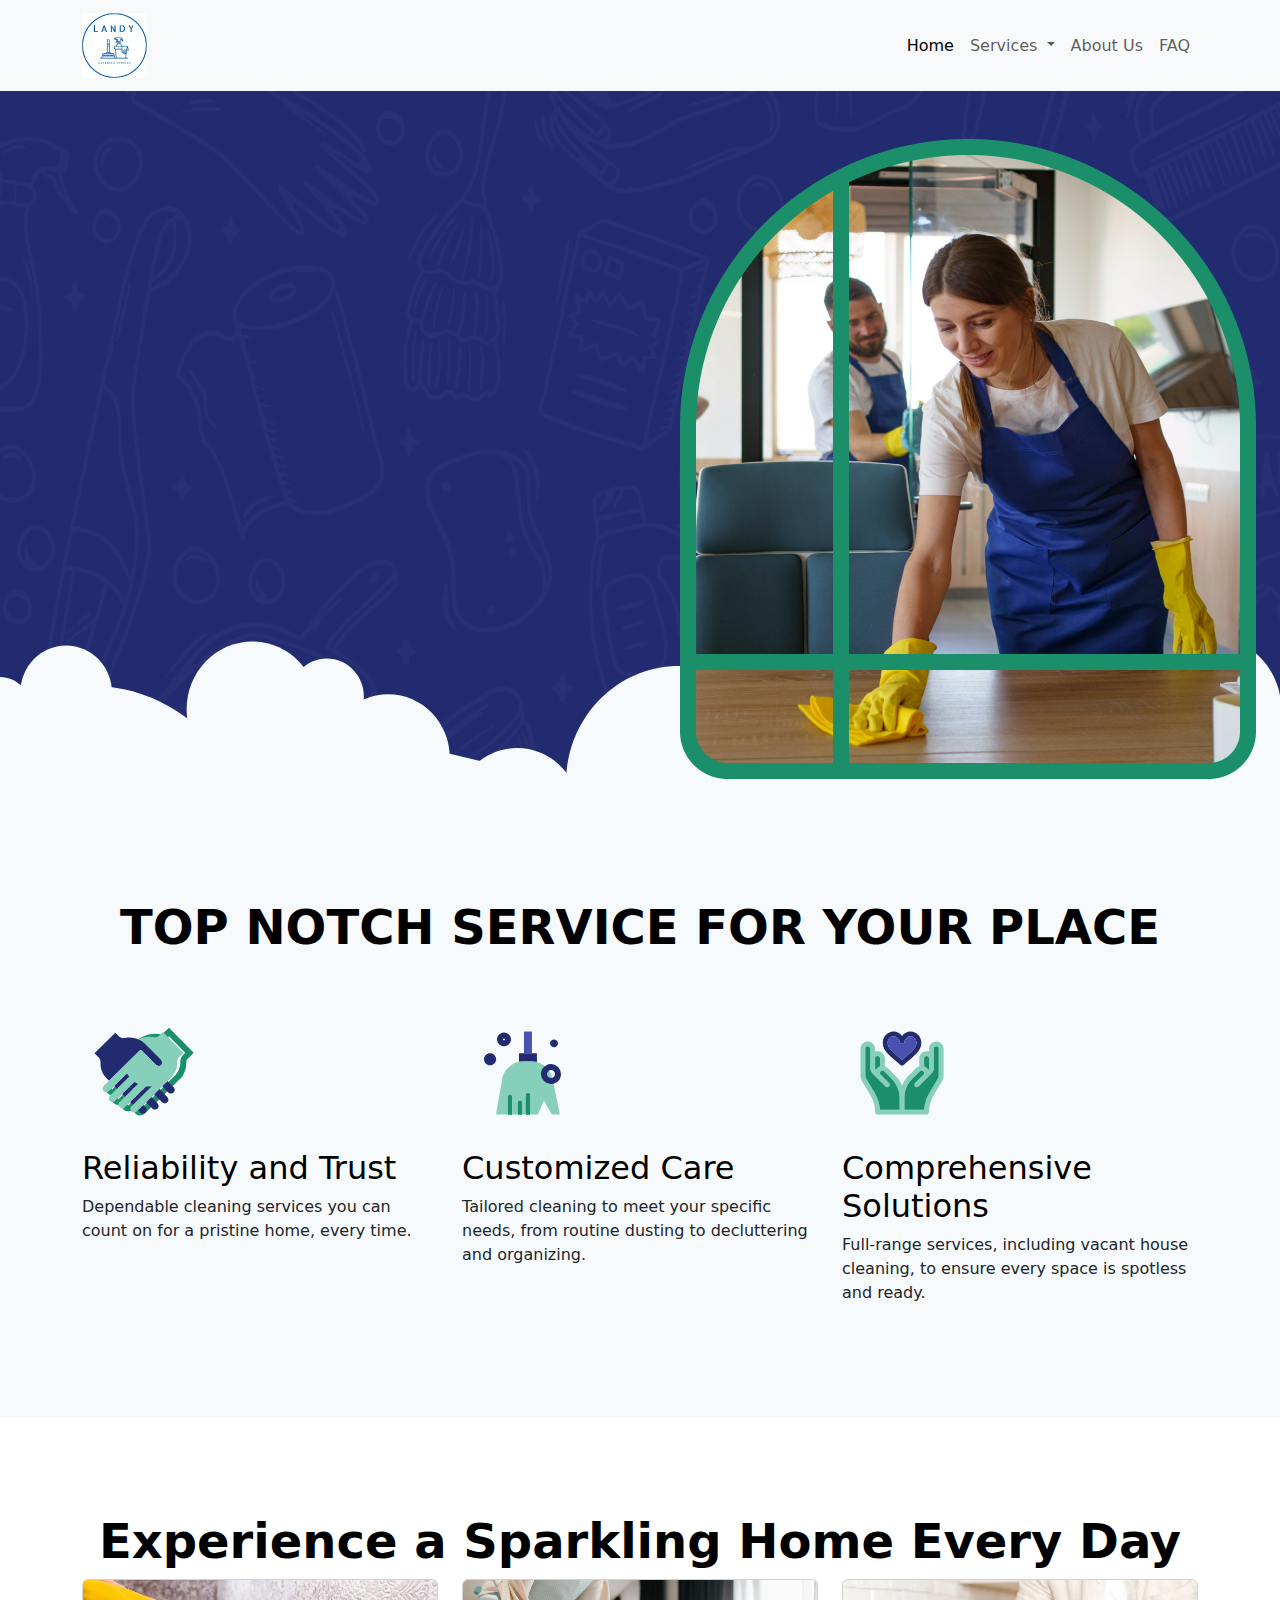
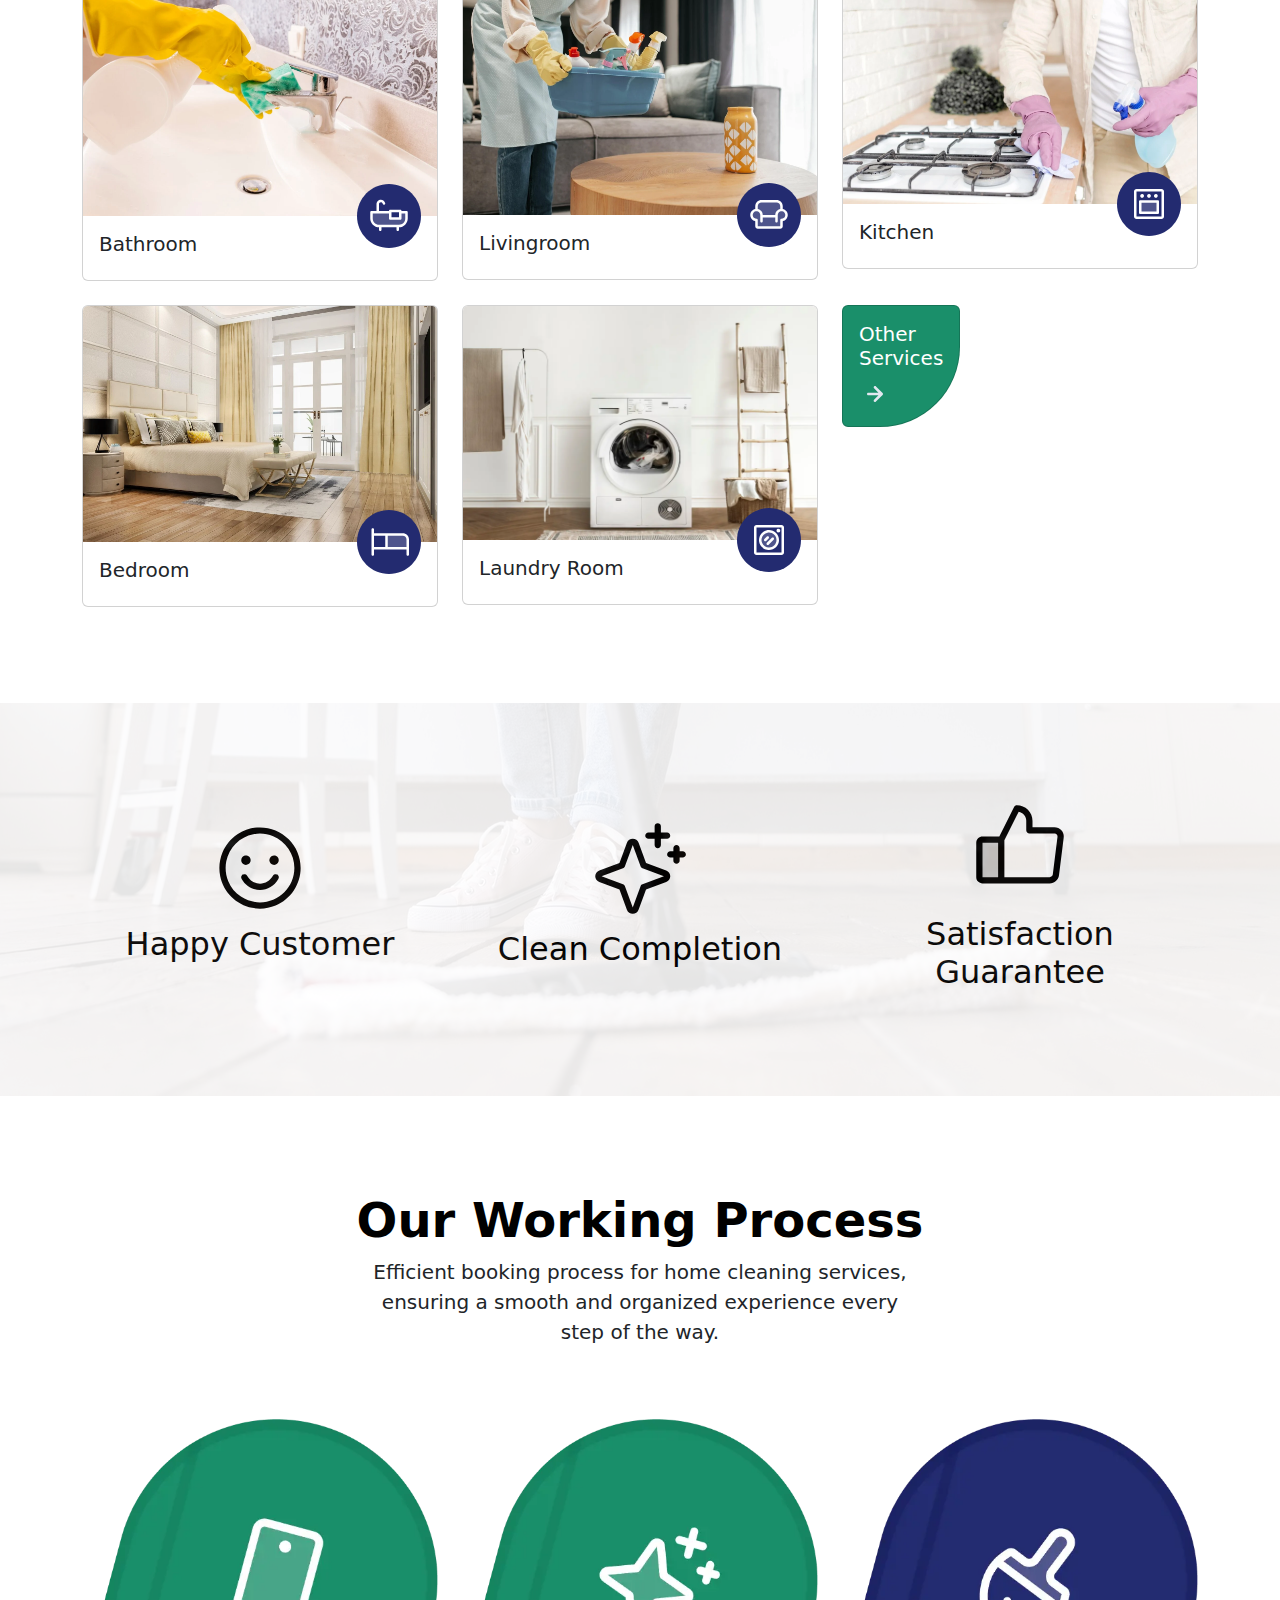
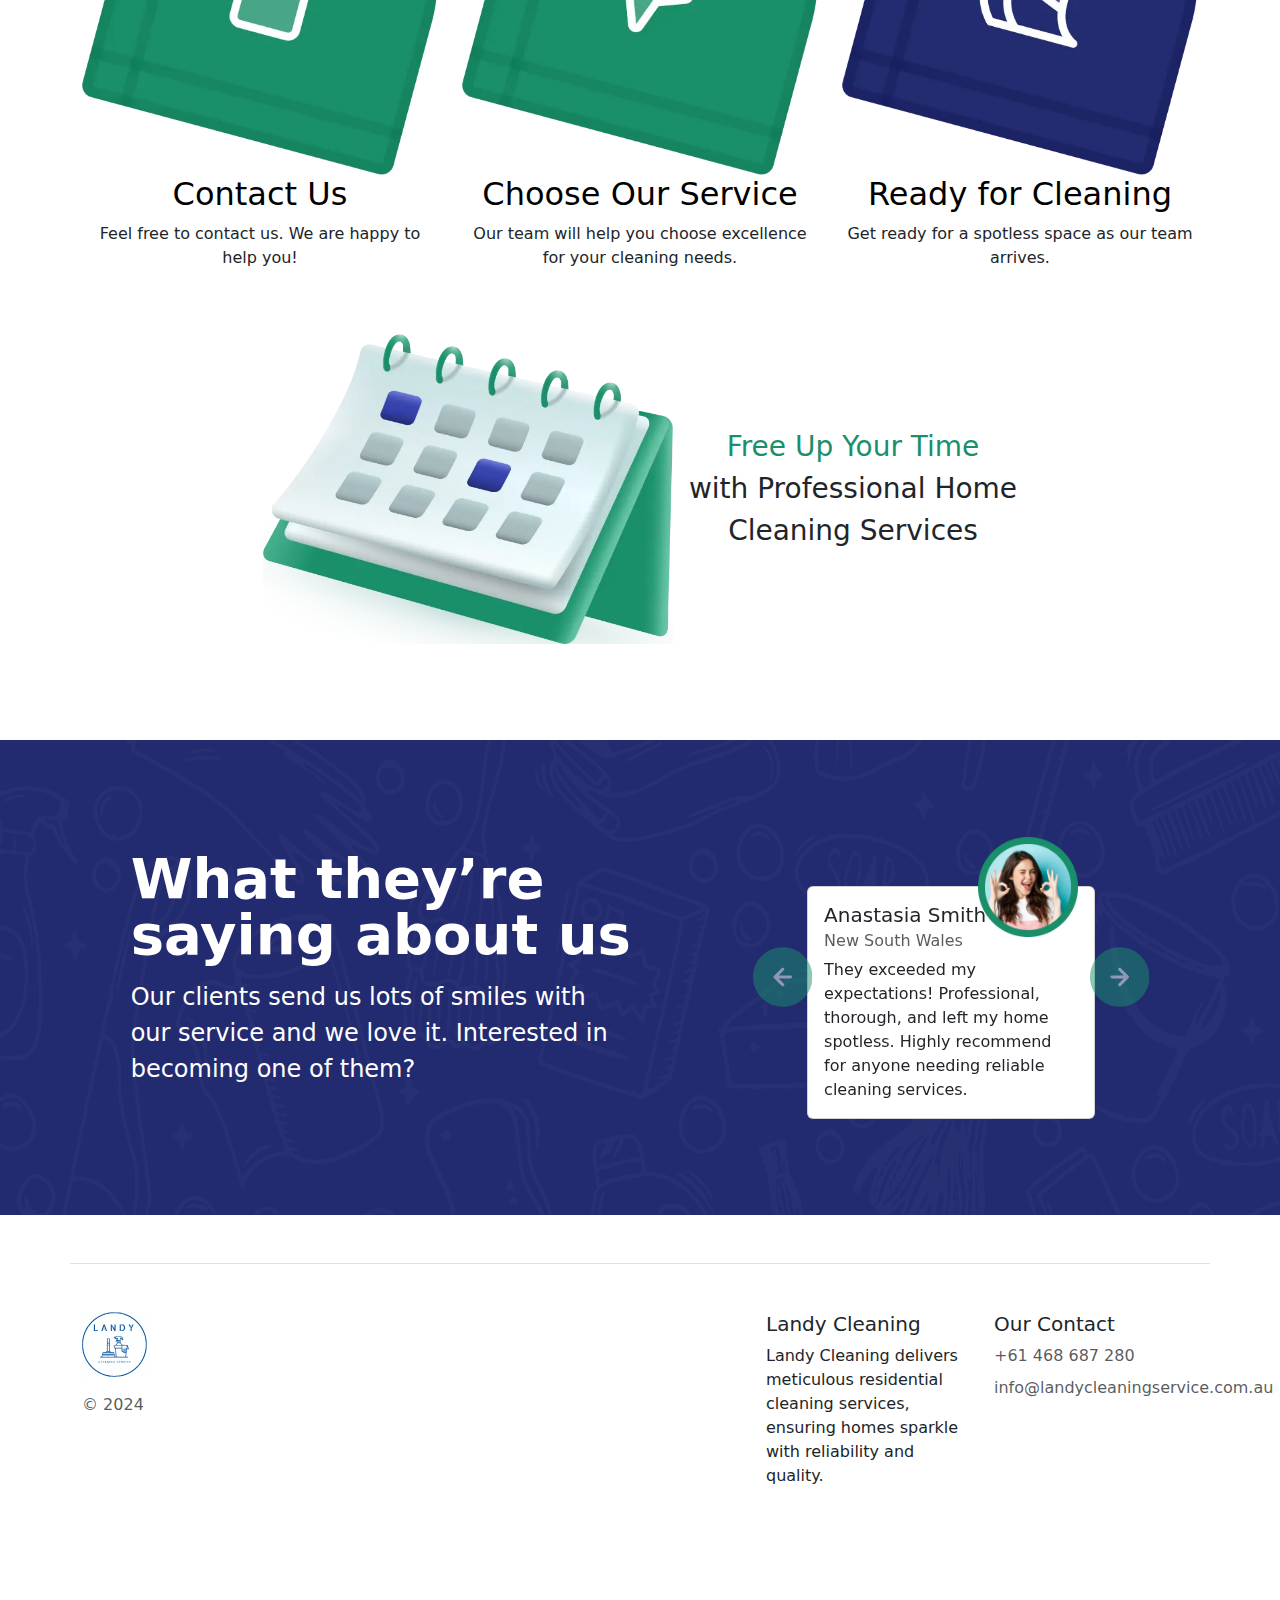
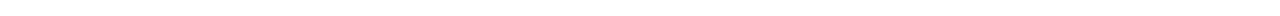
<file: index.html>
<!DOCTYPE html>
<html lang="en">

<head>
  <meta charset="UTF-8">
  <meta name="viewport" content="width=device-width, initial-scale=1.0">
  <title>Document</title>
  <link rel="stylesheet" href="./lib/bootstrap.min.css">
  <script src="./lib/bootstrap.bundle.min.js"></script>
  <style>
    /* * {
      outline: 1px solid red;
    } */
  </style>
</head>

<body style="overflow-x: hidden;">

  <nav class="navbar navbar-expand-lg bg-body-tertiary">
    <div class="container">
      <a class="navbar-brand" style="margin-right: auto;" href="./index.html">
        <img src="./public/landy_cleaning_service_logo.svg" alt="Landy" width="65" height="65">
      </a>
      <button class="navbar-toggler" type="button" data-bs-toggle="collapse" data-bs-target="#navbarSupportedContent"
        aria-controls="navbarSupportedContent" aria-expanded="false" aria-label="Toggle navigation">
        <span class="navbar-toggler-icon"></span>
      </button>
      <div class="collapse navbar-collapse" id="navbarSupportedContent" style=" flex-grow:0;">
        <ul class="navbar-nav me-auto mb-2 mb-lg-0">

          <li class="nav-item">
            <a class="nav-link active" aria-current="page" href="./index.html">Home</a>
          </li>

          <li class="nav-item dropdown">
            <a class="nav-link dropdown-toggle" href="#" role="button" data-bs-toggle="dropdown" aria-expanded="false">
              Services
            </a>
            <ul class="dropdown-menu">
              <li><a class="dropdown-item" href="./services.html">All</a></li>
              <li>
                <hr class="dropdown-divider">
              </li>
              <li><a class="dropdown-item" href="#" onclick="navigateToService(1)">Bathroom</a></li>
              <li><a class="dropdown-item" href="#" onclick="navigateToService(2)">Livingroom</a></li>
              <li><a class="dropdown-item" href="#" onclick="navigateToService(3)">Kitchen</a></li>
              <li><a class="dropdown-item" href="#" onclick="navigateToService(4)">Bedroom</a></li>
              <li><a class="dropdown-item" href="#" onclick="navigateToService(5)">Laundry Room</a></li>
              <li><a class="dropdown-item" href="#" onclick="navigateToService(6)">Door</a></li>
              <li><a class="dropdown-item" href="#" onclick="navigateToService(7)">All Room</a></li>
              <li><a class="dropdown-item" href="#" onclick="navigateToService(8)">Additional</a></li>
            </ul>
          </li>

          <li class="nav-item">
            <a class="nav-link" href="./about.html">About Us</a>
          </li>

          <li class="nav-item">
            <a class="nav-link" href="./faq.html">FAQ</a>
          </li>

        </ul>
      </div>
    </div>
  </nav>

  <div class="px-4 py-5 text-center"
    style="background: #232B70 url(./public/hero_bg.svg); position: relative; overflow-x: hidden;">
    <div style="display: flex; overflow-x: hidden;">
      <div style="flex-basis: 1039px; flex-grow: 0; flex-shrink: 1;"></div>
      <img class="d-block mx-auto mb-4 img-fluid" src="./public/hero.webp" alt="" width="576" height="640"
        style="position: relative; z-index: 1;">
    </div>
    <img src="./public/bubble.svg" alt="" width="1920" height="270" style="position: absolute; bottom: 0; left: 0;">
  </div>

  <div class="px-4 py-5" style="background-color: #F7FAFC;">
    <div class="container">
      <h1 class="display-5 fw-bold text-body-emphasis text-center">TOP NOTCH SERVICE FOR YOUR PLACE</h1>

      <div class="row g-4 py-5 row-cols-1 row-cols-lg-3">
        <div class="feature col">
          <div class="feature-icon d-inline-flex align-items-center justify-content-center fs-2 mb-3">
            <svg width="120" height="120" viewBox="0 0 120 120" fill="none" xmlns="http://www.w3.org/2000/svg">
              <path
                d="M104.489 42.7709L107.475 39.8284L86.949 18.9999L83.6605 22.2419C82.2785 23.6044 80.49 24.2934 78.6965 24.3349C77.79 24.1274 76.8745 23.9704 75.9485 23.8659C74.923 23.7509 73.894 23.6999 72.8585 23.7139C69.127 23.7554 65.405 24.6489 61.9905 26.3659C65.0645 27.5989 67.9445 29.4549 70.4195 31.9644L70.459 32.0029L70.463 31.9959L84.973 46.8334L85.054 46.9189C85.713 47.5709 86.1265 48.4764 86.1135 49.4799C86.094 51.4434 84.4845 53.0179 82.52 52.9954C81.4715 52.9834 80.537 52.5174 79.8975 51.7899L77.5705 49.4139L65.9925 37.5699L65.9515 37.5259C65.314 36.9034 64.2935 36.9009 63.6585 37.5284C63.5145 37.6704 63.4145 37.8334 63.3335 38.0044L63.057 38.1099C62.9185 38.2119 62.775 38.3124 62.633 38.4149C62.5725 38.5294 62.5235 38.6514 62.433 38.7539L62.2745 38.9059L58.158 42.9639L58.148 42.9559L48.5845 52.3834L33.064 67.6749L27.839 72.8219L27.777 72.8784L27.7215 72.9364C27.033 73.6474 26.686 74.5654 26.686 75.4859C26.686 76.4134 27.035 77.3419 27.7385 78.0519C28.44 78.7674 29.362 79.1289 30.29 79.1434C31.1815 79.1554 32.074 78.8434 32.782 78.2089L32.912 78.0919L33.032 77.9619L38.191 72.8789L51.1285 60.1309C51.7605 61.3344 52.5005 62.4949 53.3465 63.6054L41.035 75.7354L34.0495 82.6179L33.923 82.7309C32.4825 84.1494 32.4685 86.4664 33.8845 87.9074C35.3045 89.3479 37.622 89.3624 39.0625 87.9459L39.151 87.8484L46.1615 80.9389L51.366 75.8114L52.9395 74.2614L58.5685 68.7164C59.7055 69.5414 60.897 70.2569 62.1275 70.8674L57.0685 75.8539L54.1945 78.6829L48.992 83.8104L43.7375 88.9864L43.752 88.9984L43.62 89.1179C42.922 89.8044 42.5625 90.6999 42.5335 91.6064C42.5045 92.5714 42.851 93.5429 43.581 94.2824C44.3095 95.0219 45.2785 95.3834 46.242 95.3694C47.0945 95.3574 47.9375 95.0449 48.616 94.4394L48.7455 94.3219L48.8645 94.1924L54.119 89.0144L59.321 83.8869L62.193 81.0599L67.399 75.9294L70.1165 73.2539C70.2235 73.2659 70.333 73.2609 70.4405 73.2734C72.2255 73.4684 74.03 73.4859 75.815 73.2954L73.099 75.9714L70.228 78.8009L65.023 83.9309L62.1535 86.7579L56.949 91.8879L55.5615 93.2524L55.535 93.2769L55.5085 93.3044C54.0945 94.7249 54.0865 97.0244 55.4955 98.4559C56.835 99.8134 58.963 99.9059 60.4135 98.7294L60.677 98.4949L60.914 98.2359L62.0765 97.0909L67.281 91.9634L70.152 89.1339L75.3555 84.0039L78.226 81.1769L83.432 76.0494L84.5745 74.9214L84.589 74.9359L86.3175 73.2339L91.5185 68.1069L94.0135 65.6504C94.399 65.3239 94.7755 64.9839 95.144 64.6249C95.5085 64.2659 95.85 63.8924 96.1845 63.5119L96.6365 63.0629L96.603 63.0264C99.054 60.0554 100.546 56.5584 101.093 52.9449C101.278 51.6929 101.354 50.4304 101.312 49.1674L101.298 48.8214C101.292 47.3419 101.742 45.8644 102.631 44.6049L104.489 42.7709Z"
                stroke="#1A8F6A" stroke-width="6" stroke-miterlimit="10" />
              <path d="M56.1345 86.756L59.004 83.9285L56.174 81.0575L53.302 83.885L56.1345 86.756Z" fill="#232B70" />
              <path
                d="M64.0976 73.2521L61.3801 75.9276L64.2091 78.7991L67.0801 75.9696L64.4216 73.2716C64.3141 73.2591 64.2046 73.2641 64.0976 73.2521Z"
                fill="#232B70" />
              <path
                d="M45.3464 75.8099L48.1749 78.6814L51.0489 75.8524L49.3594 74.1379C48.5484 74.2259 47.7354 74.2524 46.9199 74.2599L45.3464 75.8099Z"
                fill="#232B70" />
              <path
                d="M34.8615 75.608L34.8755 75.5936L35.0145 75.735L47.326 63.6051C46.4805 62.4941 45.74 61.3341 45.108 60.1306L32.1705 72.8785L34.8615 75.608Z"
                fill="#232B70" />
              <path
                d="M49.3595 74.1379L51.049 75.8524L56.108 70.8659C54.8775 70.2554 53.686 69.5404 52.549 68.7149L46.92 74.2599C47.7355 74.2529 48.5485 74.2259 49.3595 74.1379Z"
                fill="#232B70" />
              <path d="M59.0096 83.928L64.2144 78.7985L61.385 75.9276L56.1802 81.0571L59.0096 83.928Z" fill="#232B70" />
              <path d="M67.0805 75.9695L69.7965 73.2935C68.0115 73.484 66.207 73.4665 64.422 73.2715L67.0805 75.9695Z"
                fill="#232B70" />
              <path d="M50.9275 91.8878L56.1323 86.7576L53.3011 83.8853L48.0963 89.0155L50.9275 91.8878Z"
                fill="#232B70" />
              <path d="M42.9777 83.8093L48.18 78.6823L45.3506 75.8114L40.1484 80.9384L42.9777 83.8093Z"
                fill="#232B70" />
              <path
                d="M91.6389 74.333L85.5004 68.105L80.2994 73.232L86.3719 79.3945L86.4869 79.527L86.6129 79.6435C87.3134 80.2905 88.2029 80.615 89.0924 80.615C90.0219 80.615 90.9499 80.2665 91.6599 79.563C92.3739 78.862 92.7379 77.9395 92.7519 77.011C92.7644 76.093 92.4314 75.168 91.7559 74.4495L91.7024 74.3885L91.6389 74.333Z"
                fill="#232B70" />
              <path
                d="M63.6156 94.3519L61.2621 91.9614L56.0576 97.0889L58.1911 99.2549L58.4266 99.5154L58.6846 99.7549C60.1146 100.953 62.2491 100.89 63.6066 99.5544C65.0376 98.1434 65.0615 95.8434 63.668 94.4029L63.6436 94.3729L63.6156 94.3519Z"
                fill="#232B70" />
              <path
                d="M23.4381 64.015C23.7671 64.3985 24.1011 64.7795 24.4636 65.143C24.7296 65.4145 25.0086 65.6635 25.2866 65.915C25.3841 66.0025 25.4766 66.098 25.5741 66.1835L27.0446 67.6745L42.5651 52.383L52.1286 42.956L52.1386 42.964L56.2551 38.906L56.4136 38.754C56.5046 38.6515 56.5531 38.53 56.6136 38.415C56.7551 38.3125 56.8986 38.212 57.0376 38.11L57.3141 38.0045C57.3951 37.8335 57.4951 37.6705 57.6391 37.5285C58.2741 36.901 59.2946 36.9035 59.9321 37.526L59.9731 37.57L71.5511 49.414L73.8781 51.79C74.5176 52.5175 75.4521 52.9835 76.5006 52.9955C78.4651 53.018 80.0741 51.4435 80.0941 49.48C80.1066 48.4765 79.6936 47.571 79.0346 46.919L78.9536 46.8335L64.4436 31.996L64.4396 32.003L64.4001 31.9645C61.9251 29.4545 59.0451 27.599 55.9711 26.366C53.2046 25.255 50.2851 24.642 47.3486 24.5665C46.3131 24.5365 45.2826 24.574 44.2546 24.6735C43.3296 24.764 42.4111 24.9085 41.5006 25.1005C39.7026 25.032 37.9281 24.3175 36.5686 22.9355L33.3271 19.6465L12.5001 40.1705L15.4391 43.157L17.2701 45.0155C18.1421 46.29 18.5646 47.7715 18.5421 49.252L18.5201 49.598C18.4616 50.86 18.5201 52.1255 18.6866 53.378C19.1751 56.9985 20.6201 60.5195 23.0251 63.5245L22.9886 63.561L23.4381 64.015Z"
                fill="#232B70" />
              <path
                d="M69.3366 84.002L64.1331 89.132L70.2951 95.39L70.4151 95.5195L70.5451 95.6385C71.2121 96.2565 72.0536 96.579 72.9066 96.6065C73.8676 96.6355 74.8406 96.2885 75.5826 95.558C76.3226 94.8285 76.6831 93.861 76.6666 92.897C76.6516 91.993 76.3056 91.0885 75.6186 90.3925L75.4896 90.275L75.5031 90.263L69.3366 84.002Z"
                fill="#232B70" />
              <path d="M75.4895 90.2745L75.4865 90.2715L75.4895 90.2745Z" fill="#232B70" />
              <path
                d="M85.285 84.036L77.4135 76.047L72.2075 81.1745L80.107 89.19L80.192 89.2875C81.614 90.7255 83.9305 90.745 85.3705 89.324C86.811 87.9055 86.829 85.588 85.4085 84.1475L85.285 84.036Z"
                fill="#232B70" />
              <path
                d="M98.4695 42.7709L101.456 39.8284L80.9295 18.9999L77.641 22.2419C76.259 23.6044 74.4705 24.2934 72.677 24.3349C71.7705 24.1274 70.855 23.9704 69.929 23.8659C68.9035 23.7509 67.8745 23.6999 66.839 23.7139C63.1075 23.7554 59.3855 24.6489 55.971 26.3659C59.045 27.5989 61.925 29.4549 64.4 31.9644L64.4395 32.0029L64.4435 31.9959L78.9535 46.8334L79.0345 46.9189C79.6935 47.5709 80.107 48.4764 80.094 49.4799C80.0745 51.4434 78.465 53.0179 76.5005 52.9954C75.452 52.9834 74.5175 52.5174 73.878 51.7899L71.551 49.4139L59.973 37.5699L59.932 37.5259C59.2945 36.9034 58.274 36.9009 57.639 37.5284C57.495 37.6704 57.395 37.8334 57.314 38.0044L57.0375 38.1099C56.899 38.2119 56.7555 38.3124 56.6135 38.4149C56.553 38.5294 56.504 38.6514 56.4135 38.7539L56.255 38.9059L52.1385 42.9639L52.1285 42.9559L42.5645 52.3834L27.044 67.6749L21.819 72.8219L21.757 72.8784L21.7015 72.9364C21.013 73.6474 20.666 74.5654 20.666 75.4859C20.666 76.4134 21.015 77.3419 21.7185 78.0519C22.42 78.7674 23.342 79.1289 24.27 79.1434C25.1615 79.1554 26.054 78.8434 26.762 78.2089L26.892 78.0919L27.012 77.9619L32.171 72.8789L45.1085 60.1309C45.7405 61.3344 46.4805 62.4949 47.3265 63.6054L35.015 75.7354L28.0295 82.6179L27.903 82.7309C26.4625 84.1494 26.4485 86.4664 27.8645 87.9074C29.2845 89.3479 31.602 89.3624 33.0425 87.9459L33.131 87.8484L40.1415 80.9389L45.346 75.8114L46.9195 74.2614L52.5485 68.7164C53.6855 69.5414 54.877 70.2569 56.1075 70.8674L51.0485 75.8539L48.1745 78.6829L42.972 83.8104L37.7175 88.9864L37.732 88.9984L37.6 89.1179C36.902 89.8044 36.5425 90.6999 36.5135 91.6064C36.4845 92.5714 36.831 93.5429 37.561 94.2824C38.2895 95.0219 39.2585 95.3834 40.222 95.3694C41.0745 95.3574 41.9175 95.0449 42.596 94.4394L42.7255 94.3219L42.8445 94.1924L48.099 89.0144L53.301 83.8869L56.173 81.0599L61.379 75.9294L64.0965 73.2539C64.2035 73.2659 64.313 73.2609 64.4205 73.2734C66.2055 73.4684 68.01 73.4859 69.795 73.2954L67.079 75.9714L64.208 78.8009L59.003 83.9309L56.1335 86.7579L50.929 91.8879L49.5415 93.2524L49.515 93.2769L49.4885 93.3044C48.0745 94.7249 48.0665 97.0244 49.4755 98.4559C50.815 99.8134 52.943 99.9059 54.3935 98.7294L54.657 98.4949L54.894 98.2359L56.0565 97.0909L61.261 91.9634L64.132 89.1339L69.3355 84.0039L72.206 81.1769L77.412 76.0494L78.5545 74.9214L78.569 74.9359L80.2975 73.2339L85.4985 68.1069L87.9935 65.6504C88.379 65.3239 88.7555 64.9839 89.124 64.6249C89.4885 64.2659 89.83 63.8924 90.1645 63.5119L90.615 63.0644L90.5815 63.0279C93.0325 60.0569 94.525 56.5599 95.0715 52.9464C95.257 51.6944 95.3325 50.4319 95.291 49.1689L95.2765 48.8229C95.2705 47.3434 95.7205 45.8659 96.61 44.6064L98.4695 42.7709Z"
                fill="#86CFB8" />
            </svg>
          </div>
          <h3 class="fs-2 text-body-emphasis">Reliability and Trust</h3>
          <p>Dependable cleaning services you can count on for a pristine home, every time.</p>
        </div>
        <div class="feature col">
          <div class="feature-icon d-inline-flex align-items-center justify-content-center fs-2 mb-3">
            <svg width="120" height="120" viewBox="0 0 120 120" fill="none" xmlns="http://www.w3.org/2000/svg">
              <path
                d="M90.9116 67.7674C90.9116 67.7664 90.9111 67.7659 90.9111 67.7659L90.9041 67.7319H90.9031C89.1886 59.5204 85.0866 55.3089 85.0866 55.3089L85.0111 55.3204C85.0566 55.2889 85.1011 55.2554 85.1471 55.2254C82.4291 52.3769 78.9136 50.1594 74.9166 49.0524C73.1571 48.4184 71.0796 48.2609 69.1611 48.2609H61.6466C60.0486 48.2609 58.4496 48.4184 56.8511 48.7354C47.8976 50.6354 41.0241 58.0744 39.9051 67.4144L33.9891 101.606H47.8971H57.9701H65.9621H75.8746L81.9496 87.6764L89.9431 101.606H97.9371L90.9116 67.7674Z"
                fill="#86CFB8" />
              <path
                d="M41.9831 22.4575C44.2221 22.4575 45.9811 24.1995 45.9811 26.4145C45.9811 28.632 44.2216 30.3725 41.9831 30.3725C39.7451 30.3725 37.9856 28.632 37.9856 26.4145C37.9856 24.1995 39.7451 22.4575 41.9831 22.4575Z"
                stroke="#232B70" stroke-width="6" stroke-miterlimit="10" />
              <path
                d="M28.0736 40.1871C31.4301 40.1871 34.1491 42.8821 34.1491 46.2021C34.1491 49.5256 31.4301 52.2186 28.0736 52.2186C24.7191 52.2186 22.0001 49.5256 22.0001 46.2021C21.9996 42.8816 24.7191 40.1871 28.0736 40.1871Z"
                fill="#232B70" />
              <path
                d="M92.0236 26.4144C94.2621 26.4144 96.0196 28.1569 96.0196 30.3724C96.0196 32.5894 94.2616 34.3294 92.0236 34.3294C89.7856 34.3294 88.0261 32.5894 88.0261 30.3724C88.0261 28.1569 89.7851 26.4144 92.0236 26.4144Z"
                fill="#232B70" />
              <path
                d="M88.9845 68.048C85.1475 68.048 81.951 64.8825 81.951 61.0825C81.951 58.5505 83.231 56.491 85.3085 55.225C86.428 54.5925 87.7065 54.1165 88.985 54.1165C92.822 54.1165 96.0201 57.2825 96.0201 61.0825C96.0201 64.2485 93.941 66.7805 91.064 67.7315C90.425 67.889 89.6245 68.048 88.9845 68.048Z"
                stroke="#232B70" stroke-width="6" stroke-miterlimit="10" />
              <path d="M69.9609 18.5001H61.9669V40.1871H69.9609V18.5001Z" fill="#4852B0" />
              <path
                d="M61.8076 48.261C60.2096 48.261 58.6106 48.4185 57.0106 48.7355V40.346H61.9666H69.9606H74.9166V49.0525C72.9976 48.5765 71.0796 48.261 69.1611 48.261H61.8076Z"
                fill="#232B70" />
              <path
                d="M65.963 79.9204C64.844 79.9204 63.8855 80.8699 63.8855 81.9779V101.765H65.963H68.042V81.8184C68.042 80.7124 67.082 79.9204 65.963 79.9204Z"
                fill="#1A8F6A" />
              <path
                d="M57.9704 87.8361C56.8514 87.8361 55.8929 88.7851 55.8929 89.8936V101.766H57.9704H60.0484V89.8936C60.0489 88.6276 59.0899 87.8361 57.9704 87.8361Z"
                fill="#1A8F6A" />
              <path
                d="M48.0586 81.819C46.9396 81.819 45.9811 82.7695 45.9811 83.878V101.766H48.0586H49.9771V83.878C49.9771 82.77 49.0171 81.819 48.0586 81.819Z"
                fill="#1A8F6A" />
            </svg>
          </div>
          <h3 class="fs-2 text-body-emphasis">Customized Care</h3>
          <p>Tailored cleaning to meet your specific needs, from routine dusting to decluttering and organizing.</p>
        </div>
        <div class="feature col">
          <div class="feature-icon d-inline-flex align-items-center justify-content-center fs-2 mb-3">
            <svg width="120" height="120" viewBox="0 0 120 120" fill="none" xmlns="http://www.w3.org/2000/svg">
              <path
                d="M101.59 35.6999V62.2144C101.59 64.4194 100.995 66.5844 99.86 68.4749L91.6496 82.1599C88.5396 87.3449 86.825 93.3794 86.825 99.1549C86.825 100.499 85.735 101.589 84.39 101.589H60.045H35.705C34.3605 101.589 33.2701 100.499 33.2701 99.1549C33.2701 93.3794 31.5551 87.3449 28.4456 82.1599L20.2356 68.4749C19.1001 66.5849 18.5001 64.4199 18.5001 62.2144V35.6999C18.5001 31.6749 21.7806 28.3949 25.8051 28.3949C29.8296 28.3949 33.11 31.6754 33.11 35.6999V38.5549C33.87 38.2849 34.6896 38.1349 35.5396 38.1349C39.5701 38.1349 42.8445 41.4099 42.8445 45.4349V53.1549C43.8595 53.5149 44.7896 54.0949 45.5746 54.8794L53.0496 62.3544C56.0391 65.3444 58.3896 68.8694 59.9991 72.6749C60.0096 72.6599 60.014 72.6399 60.019 72.6199C61.619 68.7649 63.929 65.3099 66.8795 62.3549C66.8895 62.3499 66.894 62.3449 66.899 62.3399L74.5295 54.8704C75.3245 54.0804 76.2546 53.5104 77.2491 53.1604V45.4354C77.2491 41.4104 80.524 38.1354 84.554 38.1354C85.404 38.1354 86.224 38.2854 86.984 38.5554V35.7004C86.984 31.6754 90.264 28.3954 94.2885 28.3954C98.313 28.3954 101.59 31.6749 101.59 35.6999ZM96.7251 62.2144V35.6999C96.7251 34.3594 95.6306 33.2649 94.2901 33.2649C92.9456 33.2649 91.855 34.3594 91.855 35.6999C91.855 36.5399 91.855 54.3994 91.855 55.1749V55.1799C91.855 55.1849 91.855 55.1849 91.855 55.1849C91.85 57.1349 91.0905 58.9599 89.7155 60.3399L76.5356 73.5199C75.5856 74.4699 74.0456 74.4699 73.0956 73.5199C72.1455 72.5649 72.1455 71.0249 73.0956 70.0749L81.4055 61.7649C82.355 60.8099 82.355 59.2749 81.4055 58.3199C80.4555 57.3744 78.9105 57.3744 77.9655 58.3199C77.955 58.3299 77.9506 58.3344 77.9456 58.3394L70.3151 65.8049C65.2651 70.8649 62.48 77.5849 62.48 84.7344V96.7199H82.0401C82.4551 90.8394 84.3501 84.8649 87.4751 79.6549L95.6851 65.9699C96.3651 64.8349 96.7251 63.5399 96.7251 62.2144ZM86.985 55.1749C86.985 54.1399 86.985 46.4699 86.985 45.4349C86.985 44.0949 85.8946 43.0049 84.5551 43.0049C83.2101 43.0049 82.1201 44.0954 82.1201 45.4349V53.1599C83.1151 53.5099 84.0501 54.0849 84.8501 54.8794C85.4501 55.4844 85.9251 56.1644 86.2751 56.8944C86.7351 56.4349 86.985 55.8249 86.985 55.1749ZM57.6151 96.7199V84.7344C57.6151 77.7849 54.695 70.8849 49.61 65.7999L42.1301 58.3199C41.1801 57.3699 39.64 57.3699 38.6895 58.3199C37.74 59.2694 37.74 60.8144 38.6895 61.7649L46.9995 70.0749C47.9495 71.0244 47.9495 72.5644 46.9995 73.5199C46.05 74.4699 44.5101 74.4699 43.5546 73.5199L30.3795 60.3399C28.999 58.9599 28.2441 57.1299 28.2396 55.1849V55.1799V55.1749C28.2396 54.3899 28.2396 36.5349 28.2396 35.6999C28.2396 34.3594 27.1446 33.2649 25.8046 33.2649C24.4646 33.2649 23.3696 34.3594 23.3696 35.6999V62.2144C23.3696 63.5394 23.7295 64.8344 24.4095 65.9699L32.6196 79.6549C35.7446 84.8649 37.6396 90.8394 38.0546 96.7199H57.6151ZM37.9751 53.1549V45.4349C37.9751 44.0949 36.8851 43.0049 35.5401 43.0049C34.2001 43.0049 33.1106 44.0954 33.1106 45.4349C33.1106 46.4699 33.1106 54.1399 33.1106 55.1749C33.1106 55.8249 33.3606 56.4349 33.8206 56.8944C34.1701 56.1644 34.645 55.4844 35.2455 54.8794C36.03 54.0949 36.9601 53.5149 37.9751 53.1549Z"
                fill="#86CFB8" />
              <path
                d="M96.725 35.7V62.2145C96.725 63.5395 96.365 64.8345 95.685 65.97L87.475 79.655C84.35 84.865 82.455 90.8395 82.04 96.72H62.48V84.7345C62.48 77.5845 65.265 70.865 70.315 65.805L77.9455 58.3395C77.9505 58.3345 77.9555 58.3295 77.9655 58.32C78.9105 57.3745 80.455 57.3745 81.4055 58.32C82.355 59.2745 82.355 60.8095 81.4055 61.765L73.0955 70.075C72.1455 71.0245 72.1455 72.5645 73.0955 73.52C74.045 74.47 75.585 74.47 76.5355 73.52L89.7155 60.34C91.0905 58.96 91.8505 57.1355 91.855 55.185C91.855 55.185 91.855 55.185 91.855 55.18V55.175C91.855 54.3995 91.855 36.5395 91.855 35.7C91.855 34.3595 92.9455 33.265 94.29 33.265C95.63 33.265 96.725 34.3595 96.725 35.7Z"
                fill="#1A8F6A" />
              <path
                d="M86.985 45.4349C86.985 46.4699 86.985 54.1399 86.985 55.1749C86.985 55.8249 86.735 56.4349 86.2745 56.8944C85.925 56.1644 85.45 55.4844 84.8495 54.8794C84.0495 54.0844 83.1145 53.5099 82.1195 53.1599V45.4349C82.1195 44.0949 83.2095 43.0049 84.5545 43.0049C85.895 43.0044 86.985 44.0949 86.985 45.4349Z"
                fill="#1A8F6A" />
              <path
                d="M57.615 84.7345V96.72H38.055C37.64 90.8395 35.745 84.865 32.62 79.655L24.41 65.97C23.73 64.8345 23.37 63.54 23.37 62.2145V35.7C23.37 34.3595 24.465 33.265 25.805 33.265C27.145 33.265 28.24 34.3595 28.24 35.7C28.24 36.535 28.24 54.39 28.24 55.175V55.18V55.185C28.245 57.13 29 58.96 30.38 60.34L43.555 73.52C44.51 74.47 46.05 74.47 47 73.52C47.95 72.565 47.95 71.025 47 70.075L38.69 61.765C37.7405 60.815 37.7405 59.27 38.69 58.32C39.64 57.37 41.18 57.37 42.1305 58.32L49.6105 65.8C54.695 70.885 57.615 77.785 57.615 84.7345Z"
                fill="#1A8F6A" />
              <path
                d="M37.975 45.4349V53.1549C36.96 53.5149 36.03 54.0949 35.245 54.8794C34.645 55.4844 34.17 56.1644 33.82 56.8944C33.36 56.4344 33.11 55.8244 33.11 55.1749C33.11 54.1399 33.11 46.4699 33.11 45.4349C33.11 44.0949 34.2 43.0049 35.5395 43.0049C36.885 43.0044 37.975 44.0949 37.975 45.4349Z"
                fill="#1A8F6A" />
              <path
                d="M68.475 18.5001C74.77 18.5001 79.335 23.7251 79.335 30.0801C79.335 38.2001 71.685 43.2801 61.64 51.9851C61.185 52.3801 60.615 52.5801 60.045 52.5801C59.48 52.5801 58.91 52.3801 58.455 51.9851C48.415 43.2856 40.76 38.2006 40.76 30.0801C40.76 23.7251 45.32 18.5001 51.62 18.5001C54.97 18.5001 57.8805 20.0306 60.045 22.9351C62.215 20.0301 65.125 18.5001 68.475 18.5001ZM74.465 30.0801C74.465 26.2551 71.89 23.3651 68.475 23.3651C64.03 23.3651 62.455 28.6696 62.39 28.8951C62.1 29.9501 61.14 30.6756 60.045 30.6756C58.955 30.6756 58 29.9456 57.705 28.8951C57.64 28.6701 56.065 23.3651 51.62 23.3651C48.205 23.3651 45.6305 26.2546 45.6305 30.0801C45.6305 35.3501 51.19 39.3701 60.045 46.9351C68.895 39.3751 74.465 35.3501 74.465 30.0801Z"
                fill="#232B70" />
              <path
                d="M68.475 23.365C71.89 23.365 74.465 26.2545 74.465 30.08C74.465 35.35 68.8945 39.375 60.0445 46.935C51.1895 39.37 45.63 35.35 45.63 30.08C45.63 26.255 48.2045 23.365 51.6195 23.365C56.0645 23.365 57.6395 28.6695 57.7045 28.895C57.9995 29.9455 58.9545 30.6755 60.0445 30.6755C61.1395 30.6755 62.0995 29.9505 62.3895 28.895C62.455 28.67 64.03 23.365 68.475 23.365Z"
                fill="#4852B0" />
            </svg>
          </div>
          <h3 class="fs-2 text-body-emphasis">Comprehensive Solutions</h3>
          <p>Full-range services, including vacant house cleaning, to ensure every space is spotless and ready.</p>
        </div>
      </div>
    </div>
  </div>

  <div class="px-4 py-5 my-5">
    <div class="container">
      <h1 class="display-5 fw-bold text-body-emphasis text-center">Experience a Sparkling Home Every Day</h1>

      <div class="row row-cols-1 row-cols-md-3 g-4">

        <div class="col">
          <div class="card">
            <img src="./public/bathroom.webp" class="card-img-top" alt="...">
            <div class="card-body" style="position: relative;">
              <svg width="64" height="64" viewBox="0 0 64 64" fill="none" xmlns="http://www.w3.org/2000/svg"
                style="position: absolute; right: 0; top: 0; transform: translateY(-50%); margin-right: 1rem;">
                <path
                  d="M0 32C0 14.3269 14.3269 0 32 0C49.6731 0 64 14.3269 64 32C64 49.6731 49.6731 64 32 64C14.3269 64 0 49.6731 0 32Z"
                  fill="#232B70" />
                <path opacity="0.2"
                  d="M49.5 28.25V34.5C49.5 36.4891 48.7098 38.3968 47.3033 39.8033C45.8968 41.2098 43.9891 42 42 42H22C20.0109 42 18.1032 41.2098 16.6967 39.8033C15.2902 38.3968 14.5 36.4891 14.5 34.5V28.25H33.25V34.5H43.25V28.25H49.5Z"
                  fill="white" />
                <path
                  d="M49.5 27.0001H44.5C44.5 26.6685 44.3683 26.3506 44.1339 26.1162C43.8995 25.8818 43.5815 25.7501 43.25 25.7501H33.25C32.9185 25.7501 32.6005 25.8818 32.3661 26.1162C32.1317 26.3506 32 26.6685 32 27.0001H22V20.1251C22 19.6278 22.1975 19.1509 22.5492 18.7992C22.9008 18.4476 23.3777 18.2501 23.875 18.2501C24.3145 18.2483 24.7415 18.3954 25.0866 18.6676C25.4317 18.9397 25.6743 19.3207 25.775 19.7485C25.8437 20.0706 26.0367 20.3526 26.3121 20.5332C26.5876 20.7138 26.9232 20.7784 27.246 20.713C27.5688 20.6475 27.8527 20.4573 28.036 20.1836C28.2193 19.91 28.2873 19.5751 28.225 19.2516C28.0128 18.2569 27.4644 17.3658 26.6721 16.728C25.8798 16.0903 24.892 15.7449 23.875 15.7501C22.7147 15.7501 21.6019 16.211 20.7814 17.0315C19.9609 17.8519 19.5 18.9647 19.5 20.1251V27.0001H14.5C14.1685 27.0001 13.8505 27.1318 13.6161 27.3662C13.3817 27.6006 13.25 27.9185 13.25 28.2501V34.5001C13.2525 36.8199 14.1752 39.0441 15.8156 40.6845C17.456 42.3249 19.6801 43.2476 22 43.2501V45.7501C22 46.0816 22.1317 46.3995 22.3661 46.6339C22.6005 46.8684 22.9185 47.0001 23.25 47.0001C23.5815 47.0001 23.8995 46.8684 24.1339 46.6339C24.3683 46.3995 24.5 46.0816 24.5 45.7501V43.2501H39.5V45.7501C39.5 46.0816 39.6317 46.3995 39.8661 46.6339C40.1005 46.8684 40.4185 47.0001 40.75 47.0001C41.0815 47.0001 41.3995 46.8684 41.6339 46.6339C41.8683 46.3995 42 46.0816 42 45.7501V43.2501C44.3199 43.2476 46.544 42.3249 48.1844 40.6845C49.8249 39.0441 50.7475 36.8199 50.75 34.5001V28.2501C50.75 27.9185 50.6183 27.6006 50.3839 27.3662C50.1495 27.1318 49.8315 27.0001 49.5 27.0001ZM42 28.2501V33.2501H34.5V28.2501H42ZM48.25 34.5001C48.25 35.3208 48.0883 36.1335 47.7742 36.8918C47.4602 37.6501 46.9998 38.3391 46.4194 38.9195C45.8391 39.4998 45.1501 39.9602 44.3918 40.2743C43.6335 40.5884 42.8208 40.7501 42 40.7501H22C20.3424 40.7501 18.7527 40.0916 17.5806 38.9195C16.4085 37.7474 15.75 36.1577 15.75 34.5001V29.5001H32V34.5001C32 34.8316 32.1317 35.1495 32.3661 35.3839C32.6005 35.6184 32.9185 35.7501 33.25 35.7501H43.25C43.5815 35.7501 43.8995 35.6184 44.1339 35.3839C44.3683 35.1495 44.5 34.8316 44.5 34.5001V29.5001H48.25V34.5001Z"
                  fill="white" />
              </svg>
              <h5 class="card-title">Bathroom</h5>
            </div>
            <a href="#" onclick="navigateToService(1)" class="stretched-link"></a>
          </div>
        </div>

        <div class="col">
          <div class="card">
            <img src="./public/livingroom.webp" class="card-img-top" alt="...">
            <div class="card-body" style="position: relative;">
              <svg width="64" height="64" viewBox="0 0 64 64" fill="none" xmlns="http://www.w3.org/2000/svg"
                style="position: absolute; right: 0; top: 0; transform: translateY(-50%); margin-right: 1rem;">
                <path
                  d="M0 32C0 14.3269 14.3269 0 32 0C49.6731 0 64 14.3269 64 32C64 49.6731 49.6731 64 32 64C14.3269 64 0 49.6731 0 32Z"
                  fill="#232B70" />
                <path opacity="0.2"
                  d="M49.5 32C49.5 33.3261 48.9732 34.5979 48.0355 35.5355C47.0979 36.4732 45.8261 37 44.5 37V43.25C44.5 43.5815 44.3683 43.8995 44.1339 44.1339C43.8995 44.3683 43.5815 44.5 43.25 44.5H20.75C20.4185 44.5 20.1005 44.3683 19.8661 44.1339C19.6317 43.8995 19.5 43.5815 19.5 43.25V37C18.1739 37 16.9021 36.4732 15.9645 35.5355C15.0268 34.5979 14.5 33.3261 14.5 32C14.5 30.6739 15.0268 29.4021 15.9645 28.4645C16.9021 27.5268 18.1739 27 19.5 27V23.25C19.5 21.9239 20.0268 20.6521 20.9645 19.7145C21.9021 18.7768 23.1739 18.25 24.5 18.25H39.5C40.8261 18.25 42.0979 18.7768 43.0355 19.7145C43.9732 20.6521 44.5 21.9239 44.5 23.25V27C45.8261 27 47.0979 27.5268 48.0355 28.4645C48.9732 29.4021 49.5 30.6739 49.5 32Z"
                  fill="white" />
                <path
                  d="M45.75 25.875V23.25C45.75 21.5924 45.0916 20.0027 43.9195 18.8306C42.7474 17.6585 41.1576 17 39.5 17H24.5C22.8424 17 21.2527 17.6585 20.0806 18.8306C18.9085 20.0027 18.25 21.5924 18.25 23.25V25.875C16.8372 26.1619 15.5669 26.9284 14.6546 28.0447C13.7422 29.1609 13.2438 30.5583 13.2438 32C13.2438 33.4417 13.7422 34.8391 14.6546 35.9553C15.5669 37.0716 16.8372 37.8381 18.25 38.125V43.25C18.25 43.913 18.5134 44.5489 18.9823 45.0178C19.4511 45.4866 20.087 45.75 20.75 45.75H43.25C43.9131 45.75 44.549 45.4866 45.0178 45.0178C45.4866 44.5489 45.75 43.913 45.75 43.25V38.125C47.1629 37.8381 48.4331 37.0716 49.3455 35.9553C50.2579 34.8391 50.7563 33.4417 50.7563 32C50.7563 30.5583 50.2579 29.1609 49.3455 28.0447C48.4331 26.9284 47.1629 26.1619 45.75 25.875ZM24.5 19.5H39.5C40.4946 19.5 41.4484 19.8951 42.1517 20.5983C42.855 21.3016 43.25 22.2554 43.25 23.25V25.875C41.8393 26.1651 40.5717 26.9327 39.6609 28.0484C38.7501 29.1641 38.2518 30.5597 38.25 32H25.75C25.7483 30.5597 25.25 29.1641 24.3392 28.0484C23.4284 26.9327 22.1608 26.1651 20.75 25.875V23.25C20.75 22.2554 21.1451 21.3016 21.8484 20.5983C22.5517 19.8951 23.5055 19.5 24.5 19.5ZM44.561 35.75H44.5C44.1685 35.75 43.8506 35.8817 43.6162 36.1161C43.3817 36.3505 43.25 36.6685 43.25 37V43.25H20.75V37C20.75 36.6685 20.6183 36.3505 20.3839 36.1161C20.1495 35.8817 19.8316 35.75 19.5 35.75H19.4391C18.7001 35.738 17.9812 35.5079 17.3726 35.0886C16.764 34.6693 16.2928 34.0795 16.0183 33.3933C15.7438 32.7071 15.6782 31.9551 15.8297 31.2318C15.9812 30.5084 16.3431 29.8459 16.8698 29.3276C17.3966 28.8092 18.0649 28.458 18.7906 28.3182C19.5163 28.1784 20.2671 28.2561 20.9488 28.5417C21.6305 28.8272 22.2126 29.3078 22.622 29.9231C23.0315 30.5384 23.2499 31.2609 23.25 32V38.25C23.25 38.5815 23.3817 38.8995 23.6162 39.1339C23.8506 39.3683 24.1685 39.5 24.5 39.5C24.8316 39.5 25.1495 39.3683 25.3839 39.1339C25.6183 38.8995 25.75 38.5815 25.75 38.25V34.5H38.25V38.25C38.25 38.5815 38.3817 38.8995 38.6162 39.1339C38.8506 39.3683 39.1685 39.5 39.5 39.5C39.8316 39.5 40.1495 39.3683 40.3839 39.1339C40.6183 38.8995 40.75 38.5815 40.75 38.25V32C40.7501 31.2609 40.9686 30.5384 41.378 29.9231C41.7875 29.3078 42.3696 28.8272 43.0513 28.5417C43.7329 28.2561 44.4838 28.1784 45.2095 28.3182C45.9352 28.458 46.6034 28.8092 47.1302 29.3276C47.657 29.8459 48.0189 30.5084 48.1704 31.2318C48.3219 31.9551 48.2563 32.7071 47.9818 33.3933C47.7073 34.0795 47.2361 34.6693 46.6275 35.0886C46.0189 35.5079 45.2999 35.738 44.561 35.75Z"
                  fill="white" />
              </svg>
              <h5 class="card-title">Livingroom</h5>
            </div>
            <a href="#" onclick="navigateToService(2)" class="stretched-link"></a>
          </div>
        </div>

        <div class="col">
          <div class="card">
            <img src="./public/kitchen.webp" class="card-img-top" alt="...">
            <div class="card-body" style="position: relative;">
              <svg width="64" height="64" viewBox="0 0 64 64" fill="none" xmlns="http://www.w3.org/2000/svg"
                style="position: absolute; right: 0; top: 0; transform: translateY(-50%); margin-right: 1rem;">
                <path
                  d="M0 32C0 14.3269 14.3269 0 32 0C49.6731 0 64 14.3269 64 32C64 49.6731 49.6731 64 32 64C14.3269 64 0 49.6731 0 32Z"
                  fill="#232B70" />
                <path opacity="0.2" d="M40.75 29.5V40.75H23.25V29.5H40.75Z" fill="white" />
                <path
                  d="M44.5 17H19.5C18.837 17 18.2011 17.2634 17.7322 17.7322C17.2634 18.2011 17 18.837 17 19.5V44.5C17 45.163 17.2634 45.7989 17.7322 46.2678C18.2011 46.7366 18.837 47 19.5 47H44.5C45.163 47 45.7989 46.7366 46.2678 46.2678C46.7366 45.7989 47 45.163 47 44.5V19.5C47 18.837 46.7366 18.2011 46.2678 17.7322C45.7989 17.2634 45.163 17 44.5 17ZM44.5 44.5H19.5V19.5H44.5V44.5ZM23.25 23.875C23.25 23.5042 23.36 23.1416 23.566 22.8333C23.772 22.525 24.0649 22.2846 24.4075 22.1427C24.7501 22.0008 25.1271 21.9637 25.4908 22.036C25.8545 22.1084 26.1886 22.287 26.4508 22.5492C26.713 22.8114 26.8916 23.1455 26.964 23.5092C27.0363 23.8729 26.9992 24.2499 26.8573 24.5925C26.7154 24.9351 26.475 25.228 26.1667 25.434C25.8584 25.64 25.4958 25.75 25.125 25.75C24.6277 25.75 24.1508 25.5525 23.7992 25.2008C23.4475 24.8492 23.25 24.3723 23.25 23.875ZM30.125 23.875C30.125 23.5042 30.235 23.1416 30.441 22.8333C30.647 22.525 30.9399 22.2846 31.2825 22.1427C31.6251 22.0008 32.0021 21.9637 32.3658 22.036C32.7295 22.1084 33.0636 22.287 33.3258 22.5492C33.588 22.8114 33.7666 23.1455 33.839 23.5092C33.9113 23.8729 33.8742 24.2499 33.7323 24.5925C33.5904 24.9351 33.35 25.228 33.0417 25.434C32.7334 25.64 32.3708 25.75 32 25.75C31.5027 25.75 31.0258 25.5525 30.6742 25.2008C30.3225 24.8492 30.125 24.3723 30.125 23.875ZM37 23.875C37 23.5042 37.11 23.1416 37.316 22.8333C37.522 22.525 37.8149 22.2846 38.1575 22.1427C38.5001 22.0008 38.8771 21.9637 39.2408 22.036C39.6045 22.1084 39.9386 22.287 40.2008 22.5492C40.463 22.8114 40.6416 23.1455 40.714 23.5092C40.7863 23.8729 40.7492 24.2499 40.6073 24.5925C40.4654 24.9351 40.225 25.228 39.9167 25.434C39.6084 25.64 39.2458 25.75 38.875 25.75C38.3777 25.75 37.9008 25.5525 37.5492 25.2008C37.1975 24.8492 37 24.3723 37 23.875ZM40.75 28.25H23.25C22.9185 28.25 22.6005 28.3817 22.3661 28.6161C22.1317 28.8505 22 29.1685 22 29.5V40.75C22 41.0815 22.1317 41.3995 22.3661 41.6339C22.6005 41.8683 22.9185 42 23.25 42H40.75C41.0815 42 41.3995 41.8683 41.6339 41.6339C41.8683 41.3995 42 41.0815 42 40.75V29.5C42 29.1685 41.8683 28.8505 41.6339 28.6161C41.3995 28.3817 41.0815 28.25 40.75 28.25ZM39.5 39.5H24.5V30.75H39.5V39.5Z"
                  fill="white" />
              </svg>
              <h5 class="card-title">Kitchen</h5>
            </div>
            <a href="#" onclick="navigateToService(3)" class="stretched-link"></a>
          </div>
        </div>

        <div class="col">
          <div class="card">
            <img src="./public/bedroom.webp" class="card-img-top" alt="...">
            <div class="card-body" style="position: relative;">
              <svg width="64" height="64" viewBox="0 0 64 64" fill="none" xmlns="http://www.w3.org/2000/svg"
                style="position: absolute; right: 0; top: 0; transform: translateY(-50%); margin-right: 1rem;">
                <path
                  d="M0 32C0 14.3269 14.3269 0 32 0C49.6731 0 64 14.3269 64 32C64 49.6731 49.6731 64 32 64C14.3269 64 0 49.6731 0 32Z"
                  fill="#232B70" />
                <path opacity="0.2"
                  d="M50.75 29.5V38.25H29.5V24.5H45.75C47.0761 24.5 48.3479 25.0268 49.2855 25.9645C50.2232 26.9021 50.75 28.1739 50.75 29.5Z"
                  fill="white" />
                <path
                  d="M45.75 23.25H17V19.5C17 19.1685 16.8683 18.8505 16.6339 18.6161C16.3995 18.3817 16.0815 18.25 15.75 18.25C15.4185 18.25 15.1005 18.3817 14.8661 18.6161C14.6317 18.8505 14.5 19.1685 14.5 19.5V44.5C14.5 44.8315 14.6317 45.1495 14.8661 45.3839C15.1005 45.6183 15.4185 45.75 15.75 45.75C16.0815 45.75 16.3995 45.6183 16.6339 45.3839C16.8683 45.1495 17 44.8315 17 44.5V39.5H49.5V44.5C49.5 44.8315 49.6317 45.1495 49.8661 45.3839C50.1005 45.6183 50.4185 45.75 50.75 45.75C51.0815 45.75 51.3995 45.6183 51.6339 45.3839C51.8683 45.1495 52 44.8315 52 44.5V29.5C52 27.8424 51.3415 26.2527 50.1694 25.0806C48.9973 23.9085 47.4076 23.25 45.75 23.25ZM17 25.75H28.25V37H17V25.75ZM30.75 37V25.75H45.75C46.7446 25.75 47.6984 26.1451 48.4016 26.8483C49.1049 27.5516 49.5 28.5054 49.5 29.5V37H30.75Z"
                  fill="white" />
              </svg>
              <h5 class="card-title">Bedroom</h5>
            </div>
            <a href="#" onclick="navigateToService(4)" class="stretched-link"></a>
          </div>
        </div>

        <div class="col">
          <div class="card">
            <img src="./public/laundryroom.webp" class="card-img-top" alt="...">
            <div class="card-body" style="position: relative;">
              <svg width="64" height="64" viewBox="0 0 64 64" fill="none" xmlns="http://www.w3.org/2000/svg"
                style="position: absolute; right: 0; top: 0; transform: translateY(-50%); margin-right: 1rem;">
                <path
                  d="M0 32C0 14.3269 14.3269 0 32 0C49.6731 0 64 14.3269 64 32C64 49.6731 49.6731 64 32 64C14.3269 64 0 49.6731 0 32Z"
                  fill="#232B70" />
                <path opacity="0.2"
                  d="M40.75 32C40.75 33.7306 40.2368 35.4223 39.2754 36.8612C38.3139 38.3002 36.9473 39.4217 35.3485 40.0839C33.7496 40.7462 31.9903 40.9195 30.293 40.5819C28.5956 40.2442 27.0365 39.4109 25.8128 38.1872C24.5891 36.9635 23.7558 35.4044 23.4181 33.707C23.0805 32.0097 23.2538 30.2504 23.9161 28.6515C24.5783 27.0527 25.6998 25.6861 27.1388 24.7246C28.5777 23.7632 30.2694 23.25 32 23.25C34.3206 23.25 36.5462 24.1719 38.1872 25.8128C39.8281 27.4538 40.75 29.6794 40.75 32Z"
                  fill="white" />
                <path
                  d="M44.5 17H19.5C18.837 17 18.2011 17.2634 17.7322 17.7322C17.2634 18.2011 17 18.837 17 19.5V44.5C17 45.163 17.2634 45.7989 17.7322 46.2678C18.2011 46.7366 18.837 47 19.5 47H44.5C45.163 47 45.7989 46.7366 46.2678 46.2678C46.7366 45.7989 47 45.163 47 44.5V19.5C47 18.837 46.7366 18.2011 46.2678 17.7322C45.7989 17.2634 45.163 17 44.5 17ZM44.5 44.5H19.5V19.5H44.5V44.5ZM32 22C30.0222 22 28.0888 22.5865 26.4443 23.6853C24.7998 24.7841 23.5181 26.3459 22.7612 28.1732C22.0043 30.0004 21.8063 32.0111 22.1921 33.9509C22.578 35.8907 23.5304 37.6725 24.9289 39.0711C26.3275 40.4696 28.1093 41.422 30.0491 41.8079C31.9889 42.1937 33.9996 41.9957 35.8268 41.2388C37.6541 40.4819 39.2159 39.2002 40.3147 37.5557C41.4135 35.9112 42 33.9778 42 32C41.9971 29.3487 40.9426 26.8069 39.0679 24.9321C37.1931 23.0574 34.6513 22.0029 32 22ZM32 39.5C30.5166 39.5 29.0666 39.0601 27.8332 38.236C26.5999 37.4119 25.6386 36.2406 25.0709 34.8701C24.5032 33.4997 24.3547 31.9917 24.6441 30.5368C24.9335 29.082 25.6478 27.7456 26.6967 26.6967C27.7456 25.6478 29.082 24.9335 30.5368 24.6441C31.9917 24.3547 33.4997 24.5032 34.8701 25.0709C36.2406 25.6386 37.4119 26.5999 38.236 27.8332C39.0601 29.0666 39.5 30.5166 39.5 32C39.4979 33.9885 38.7071 35.8949 37.301 37.301C35.8949 38.7071 33.9885 39.4979 32 39.5ZM43.25 22.625C43.25 22.9958 43.14 23.3584 42.934 23.6667C42.728 23.975 42.4351 24.2154 42.0925 24.3573C41.7499 24.4992 41.3729 24.5363 41.0092 24.464C40.6455 24.3916 40.3114 24.213 40.0492 23.9508C39.787 23.6886 39.6084 23.3545 39.536 22.9908C39.4637 22.6271 39.5008 22.2501 39.6427 21.9075C39.7846 21.5649 40.025 21.272 40.3333 21.066C40.6416 20.86 41.0042 20.75 41.375 20.75C41.8723 20.75 42.3492 20.9475 42.7008 21.2992C43.0525 21.6508 43.25 22.1277 43.25 22.625ZM31.6344 30.3844L29.1344 32.8844C28.8998 33.1189 28.5817 33.2507 28.25 33.2507C27.9183 33.2507 27.6002 33.1189 27.3656 32.8844C27.1311 32.6498 26.9993 32.3317 26.9993 32C26.9993 31.6683 27.1311 31.3502 27.3656 31.1156L29.8656 28.6156C30.1002 28.3811 30.4183 28.2493 30.75 28.2493C31.0817 28.2493 31.3998 28.3811 31.6344 28.6156C31.8689 28.8502 32.0007 29.1683 32.0007 29.5C32.0007 29.8317 31.8689 30.1498 31.6344 30.3844ZM36.6344 29.8656C36.7506 29.9817 36.8428 30.1196 36.9057 30.2713C36.9686 30.4231 37.001 30.5857 37.001 30.75C37.001 30.9143 36.9686 31.0769 36.9057 31.2287C36.8428 31.3804 36.7506 31.5183 36.6344 31.6344L31.6344 36.6344C31.5182 36.7505 31.3804 36.8426 31.2286 36.9055C31.0769 36.9683 30.9142 37.0007 30.75 37.0007C30.5858 37.0007 30.4231 36.9683 30.2714 36.9055C30.1196 36.8426 29.9818 36.7505 29.8656 36.6344C29.7495 36.5182 29.6574 36.3804 29.5945 36.2286C29.5317 36.0769 29.4993 35.9142 29.4993 35.75C29.4993 35.5858 29.5317 35.4231 29.5945 35.2714C29.6574 35.1196 29.7495 34.9818 29.8656 34.8656L34.8656 29.8656C34.9817 29.7494 35.1196 29.6572 35.2713 29.5943C35.4231 29.5314 35.5857 29.499 35.75 29.499C35.9143 29.499 36.0769 29.5314 36.2287 29.5943C36.3804 29.6572 36.5183 29.7494 36.6344 29.8656Z"
                  fill="white" />
              </svg>
              <h5 class="card-title">Laundry Room</h5>
            </div>
            <a href="#" onclick="navigateToService(5)" class="stretched-link"></a>
          </div>
        </div>

        <div class="col">
          <div class="card" style="background-color: #1A8F6A; width: fit-content; border-bottom-right-radius: 80px;">
            <div class="card-body">
              <h5 class="card-title" style="color: #FFFFFF;">Other<br> Services</h5>
              <svg width="32" height="32" viewBox="0 0 32 32" fill="none" xmlns="http://www.w3.org/2000/svg">
                <path
                  d="M23.8933 15.4933C23.8299 15.3296 23.7347 15.1801 23.6133 15.0533L16.9467 8.38663C16.8223 8.26231 16.6748 8.1637 16.5123 8.09642C16.3499 8.02914 16.1758 7.99451 16 7.99451C15.6449 7.99451 15.3044 8.13556 15.0533 8.38663C14.929 8.51095 14.8304 8.65853 14.7631 8.82096C14.6958 8.98339 14.6612 9.15748 14.6612 9.3333C14.6612 9.68836 14.8023 10.0289 15.0533 10.28L19.4533 14.6666H9.33333C8.97971 14.6666 8.64057 14.8071 8.39052 15.0572C8.14048 15.3072 8 15.6463 8 16C8 16.3536 8.14048 16.6927 8.39052 16.9428C8.64057 17.1928 8.97971 17.3333 9.33333 17.3333H19.4533L15.0533 21.72C14.9284 21.8439 14.8292 21.9914 14.7615 22.1539C14.6938 22.3163 14.6589 22.4906 14.6589 22.6666C14.6589 22.8426 14.6938 23.0169 14.7615 23.1794C14.8292 23.3419 14.9284 23.4893 15.0533 23.6133C15.1773 23.7383 15.3248 23.8375 15.4872 23.9052C15.6497 23.9728 15.824 24.0077 16 24.0077C16.176 24.0077 16.3503 23.9728 16.5128 23.9052C16.6752 23.8375 16.8227 23.7383 16.9467 23.6133L23.6133 16.9466C23.7347 16.8198 23.8299 16.6703 23.8933 16.5066C24.0267 16.182 24.0267 15.8179 23.8933 15.4933Z"
                  fill="#E2E8F0" />
              </svg>
            </div>
            <a href="./services.html" class="stretched-link"></a>
          </div>
        </div>

      </div>
    </div>
  </div>

  <div class="px-4 py-5" id="featured-3" style="position: relative;">
    <div
      style="background: url(./public/counter.webp); opacity: 0.1; position: absolute; left: 0; top: 0; right: 0; bottom: 0; background-position-y: bottom; background-position-x: center;">
    </div>
    <div class="container">
      <div class="row g-4 py-5 row-cols-1 row-cols-lg-3">

        <div class="feature col" style="display: flex; flex-direction: column; justify-content: center;">
          <div class="feature-icon d-inline-flex align-items-center justify-content-center fs-2 mb-3">
            <svg width="82" height="82" viewBox="0 0 82 82" fill="none" xmlns="http://www.w3.org/2000/svg"
              style="display: block;">
              <path
                d="M41 0.375C32.9651 0.375 25.1107 2.75762 18.43 7.22155C11.7492 11.6855 6.54221 18.0302 3.4674 25.4535C0.392587 32.8767 -0.411924 41.0451 1.1556 48.9255C2.72313 56.806 6.59228 64.0447 12.2738 69.7262C17.9553 75.4077 25.194 79.2769 33.0745 80.8444C40.9549 82.4119 49.1233 81.6074 56.5465 78.5326C63.9698 75.4578 70.3145 70.2508 74.7785 63.57C79.2424 56.8893 81.625 49.0349 81.625 41C81.6136 30.2291 77.3299 19.9026 69.7137 12.2864C62.0975 4.67015 51.7709 0.386374 41 0.375ZM41 75.375C34.2013 75.375 27.5552 73.3589 21.9023 69.5818C16.2493 65.8046 11.8434 60.436 9.24164 54.1548C6.63988 47.8735 5.95914 40.9619 7.28551 34.2938C8.61188 27.6257 11.8858 21.5006 16.6932 16.6932C21.5006 11.8858 27.6257 8.61187 34.2938 7.28551C40.9619 5.95914 47.8735 6.63988 54.1548 9.24164C60.436 11.8434 65.8046 16.2493 69.5818 21.9023C73.3589 27.5552 75.375 34.2013 75.375 41C75.3647 50.1136 71.7397 58.8511 65.2954 65.2954C58.8511 71.7397 50.1137 75.3647 41 75.375ZM22.25 33.1875C22.25 32.2604 22.5249 31.3541 23.04 30.5833C23.5551 29.8124 24.2871 29.2116 25.1437 28.8568C26.0002 28.502 26.9427 28.4092 27.852 28.5901C28.7613 28.7709 29.5965 29.2174 30.2521 29.8729C30.9076 30.5285 31.3541 31.3637 31.5349 32.273C31.7158 33.1823 31.623 34.1248 31.2682 34.9813C30.9134 35.8379 30.3126 36.57 29.5417 37.085C28.7709 37.6001 27.8646 37.875 26.9375 37.875C25.6943 37.875 24.502 37.3811 23.6229 36.5021C22.7439 35.623 22.25 34.4307 22.25 33.1875ZM59.75 33.1875C59.75 34.1146 59.4751 35.0209 58.96 35.7917C58.445 36.5626 57.7129 37.1634 56.8563 37.5182C55.9998 37.873 55.0573 37.9658 54.148 37.7849C53.2387 37.6041 52.4035 37.1576 51.7479 36.5021C51.0924 35.8465 50.6459 35.0113 50.4651 34.102C50.2842 33.1927 50.377 32.2502 50.7318 31.3937C51.0866 30.5371 51.6874 29.8051 52.4583 29.29C53.2291 28.7749 54.1354 28.5 55.0625 28.5C56.3057 28.5 57.498 28.9939 58.3771 29.8729C59.2561 30.752 59.75 31.9443 59.75 33.1875ZM59.3281 51.9375C55.3086 58.8867 48.6289 62.875 41 62.875C33.3711 62.875 26.6914 58.8906 22.6719 51.9375C22.4458 51.5818 22.294 51.1841 22.2255 50.7682C22.1571 50.3523 22.1736 49.9269 22.2738 49.5175C22.3741 49.1082 22.5562 48.7233 22.809 48.3861C23.0619 48.049 23.3803 47.7664 23.7452 47.5555C24.1101 47.3446 24.5139 47.2096 24.9323 47.1588C25.3507 47.108 25.775 47.1423 26.1798 47.2598C26.5846 47.3772 26.9614 47.5753 27.2877 47.8421C27.6139 48.109 27.8828 48.439 28.0781 48.8125C30.9961 53.8555 35.582 56.625 41 56.625C46.418 56.625 51.0039 53.8516 53.9219 48.8125C54.1172 48.439 54.3861 48.109 54.7124 47.8421C55.0386 47.5753 55.4154 47.3772 55.8202 47.2598C56.225 47.1423 56.6493 47.108 57.0677 47.1588C57.4861 47.2096 57.8899 47.3446 58.2548 47.5555C58.6197 47.7664 58.9381 48.049 59.191 48.3861C59.4439 48.7233 59.6259 49.1082 59.7262 49.5175C59.8264 49.9269 59.8429 50.3523 59.7745 50.7682C59.7061 51.1841 59.5542 51.5818 59.3281 51.9375Z"
                fill="black" />
            </svg>
          </div>
          <h3 class="fs-2 text-body-emphasis" style="display: block; text-align: center;">Happy Customer</h3>
        </div>

        <div class="feature col" style="display: flex; flex-direction: column; justify-content: center;">
          <div class="feature-icon d-inline-flex align-items-center justify-content-center fs-2 mb-3">
            <svg width="91" height="91" viewBox="0 0 91 91" fill="none" xmlns="http://www.w3.org/2000/svg"
              style="display: block;">
              <path
                d="M71.1797 47.4141L51.0313 39.9688L43.6094 19.8047C43.1699 18.6107 42.3747 17.5802 41.3311 16.8523C40.2875 16.1244 39.0458 15.7341 37.7734 15.7341C36.5011 15.7341 35.2594 16.1244 34.2158 16.8523C33.1722 17.5802 32.377 18.6107 31.9375 19.8047L24.4688 39.9688L4.3047 47.3906C3.11067 47.8301 2.08019 48.6253 1.3523 49.6689C0.624406 50.7125 0.234131 51.9542 0.234131 53.2266C0.234131 54.4989 0.624406 55.7406 1.3523 56.7842C2.08019 57.8278 3.11067 58.623 4.3047 59.0625L24.4688 66.5312L31.8906 86.6953C32.3302 87.8893 33.1253 88.9198 34.1689 89.6477C35.2125 90.3756 36.4542 90.7659 37.7266 90.7659C38.9989 90.7659 40.2407 90.3756 41.2842 89.6477C42.3278 88.9198 43.123 87.8893 43.5625 86.6953L51.0313 66.5312L71.1953 59.1094C72.3894 58.6699 73.4198 57.8747 74.1477 56.8311C74.8756 55.7875 75.2659 54.5458 75.2659 53.2734C75.2659 52.0011 74.8756 50.7594 74.1477 49.7158C73.4198 48.6722 72.3894 47.877 71.1953 47.4375L71.1797 47.4141ZM47.5156 61.1484C47.0915 61.3048 46.7062 61.5513 46.3866 61.8709C46.0669 62.1906 45.8204 62.5758 45.6641 63L37.75 84.4414L29.8516 63.0156C29.6955 62.587 29.4475 62.1977 29.1249 61.8751C28.8023 61.5526 28.413 61.3045 27.9844 61.1484L6.55861 53.25L27.9844 45.3516C28.413 45.1955 28.8023 44.9474 29.1249 44.6249C29.4475 44.3023 29.6955 43.913 29.8516 43.4844L37.75 22.0586L45.6484 43.4844C45.8048 43.9086 46.0513 44.2938 46.3709 44.6134C46.6906 44.9331 47.0758 45.1796 47.5 45.3359L68.9414 53.25L47.5156 61.1484ZM50.25 12.625C50.25 11.7962 50.5792 11.0013 51.1653 10.4153C51.7514 9.82924 52.5462 9.5 53.375 9.5H59.625V3.25C59.625 2.4212 59.9542 1.62634 60.5403 1.04029C61.1264 0.45424 61.9212 0.125 62.75 0.125C63.5788 0.125 64.3737 0.45424 64.9597 1.04029C65.5458 1.62634 65.875 2.4212 65.875 3.25V9.5H72.125C72.9538 9.5 73.7487 9.82924 74.3347 10.4153C74.9208 11.0013 75.25 11.7962 75.25 12.625C75.25 13.4538 74.9208 14.2487 74.3347 14.8347C73.7487 15.4208 72.9538 15.75 72.125 15.75H65.875V22C65.875 22.8288 65.5458 23.6237 64.9597 24.2097C64.3737 24.7958 63.5788 25.125 62.75 25.125C61.9212 25.125 61.1264 24.7958 60.5403 24.2097C59.9542 23.6237 59.625 22.8288 59.625 22V15.75H53.375C52.5462 15.75 51.7514 15.4208 51.1653 14.8347C50.5792 14.2487 50.25 13.4538 50.25 12.625ZM90.875 31.375C90.875 32.2038 90.5458 32.9987 89.9597 33.5847C89.3737 34.1708 88.5788 34.5 87.75 34.5H84.625V37.625C84.625 38.4538 84.2958 39.2487 83.7097 39.8347C83.1237 40.4208 82.3288 40.75 81.5 40.75C80.6712 40.75 79.8764 40.4208 79.2903 39.8347C78.7042 39.2487 78.375 38.4538 78.375 37.625V34.5H75.25C74.4212 34.5 73.6264 34.1708 73.0403 33.5847C72.4542 32.9987 72.125 32.2038 72.125 31.375C72.125 30.5462 72.4542 29.7513 73.0403 29.1653C73.6264 28.5792 74.4212 28.25 75.25 28.25H78.375V25.125C78.375 24.2962 78.7042 23.5013 79.2903 22.9153C79.8764 22.3292 80.6712 22 81.5 22C82.3288 22 83.1237 22.3292 83.7097 22.9153C84.2958 23.5013 84.625 24.2962 84.625 25.125V28.25H87.75C88.5788 28.25 89.3737 28.5792 89.9597 29.1653C90.5458 29.7513 90.875 30.5462 90.875 31.375Z"
                fill="black" />
            </svg>
          </div>
          <h3 class="fs-2 text-body-emphasis" style="display: block; text-align: center;">Clean Completion</h3>
        </div>

        <div class="feature col" style="display: flex; flex-direction: column; justify-content: center;">
          <div class="feature-icon d-inline-flex align-items-center justify-content-center fs-2 mb-3">
            <svg width="100" height="100" viewBox="0 0 100 100" fill="none" xmlns="http://www.w3.org/2000/svg"
              style="display: block;">
              <path opacity="0.2"
                d="M31.25 40.625V81.25H12.5C11.6712 81.25 10.8763 80.9208 10.2903 80.3347C9.70424 79.7487 9.375 78.9538 9.375 78.125V43.75C9.375 42.9212 9.70424 42.1263 10.2903 41.5403C10.8763 40.9542 11.6712 40.625 12.5 40.625H31.25Z"
                fill="black" />
              <path
                d="M91.4062 31.2969C90.5263 30.2997 89.4442 29.5012 88.232 28.9543C87.0197 28.4074 85.7049 28.1247 84.375 28.125H62.5V21.875C62.5 17.731 60.8538 13.7567 57.9235 10.8265C54.9933 7.8962 51.019 6.25 46.875 6.25C46.2944 6.24959 45.7252 6.4109 45.2312 6.71587C44.7372 7.02083 44.3379 7.45738 44.0781 7.97656L29.3203 37.5H12.5C10.8424 37.5 9.25268 38.1585 8.08058 39.3306C6.90848 40.5027 6.25 42.0924 6.25 43.75V78.125C6.25 79.7826 6.90848 81.3723 8.08058 82.5444C9.25268 83.7165 10.8424 84.375 12.5 84.375H79.6875C81.9715 84.3758 84.1772 83.5427 85.8905 82.0323C87.6038 80.5219 88.7067 78.438 88.9922 76.1719L93.6797 38.6719C93.8458 37.3517 93.729 36.0112 93.337 34.7396C92.9451 33.468 92.2869 32.2944 91.4062 31.2969ZM12.5 43.75H28.125V78.125H12.5V43.75ZM87.4766 37.8906L82.7891 75.3906C82.6939 76.146 82.3262 76.8406 81.7552 77.3441C81.1841 77.8476 80.4488 78.1253 79.6875 78.125H34.375V41.3633L48.7148 12.6797C50.8402 13.1051 52.7525 14.2537 54.1263 15.9302C55.5001 17.6068 56.2506 19.7075 56.25 21.875V31.25C56.25 32.0788 56.5792 32.8737 57.1653 33.4597C57.7513 34.0458 58.5462 34.375 59.375 34.375H84.375C84.8185 34.3748 85.2569 34.4691 85.6611 34.6514C86.0653 34.8338 86.4261 35.1001 86.7195 35.4326C87.0128 35.7651 87.2321 36.1563 87.3626 36.5801C87.4932 37.0039 87.532 37.4507 87.4766 37.8906Z"
                fill="black" />
            </svg>
          </div>
          <h3 class="fs-2 text-body-emphasis" style="display: block; text-align: center;">Satisfaction Guarantee</h3>
        </div>

      </div>
    </div>
  </div>

  <div class="px-4 py-5 my-5 text-center">
    <div class="container">
      <h1 class="display-5 fw-bold text-body-emphasis">Our Working Process</h1>
      <div class="col-lg-6 mx-auto">
        <p class="lead mb-4">Efficient booking process for home cleaning services, ensuring a smooth and organized
          experience every step of the way.</p>
      </div>

      <div class="row g-4 py-5 row-cols-1 row-cols-lg-3">

        <div class="feature col">
          <img src="./public/contact-panel.webp" class="card-img-top" alt="...">
          <h3 class="fs-2 text-body-emphasis">Contact Us</h3>
          <p>Feel free to contact us. We are happy to help you!</p>
        </div>

        <div class="feature col">
          <img src="./public/ready-for-cleaning-panel.webp" class="card-img-top" alt="...">
          <h3 class="fs-2 text-body-emphasis">Choose Our Service</h3>
          <p>Our team will help you choose excellence for your cleaning needs.</p>
        </div>

        <div class="feature col">
          <img src="./public/choose-our-service-panel.webp" class="card-img-top" alt="...">
          <h3 class="fs-2 text-body-emphasis">Ready for Cleaning</h3>
          <p>Get ready for a spotless space as our team arrives.</p>
        </div>

      </div>

      <div style="display: flex; align-items: center; justify-content: center; gap: 1rem; flex-wrap: wrap;">
        <img src="./public/calendar.webp" alt="..." width="410" class="img-fluid">
        <span style="font-size: 28px; text-align: center;">
          <span style="color:#1A8F6A">Free Up Your Time</span><br>
          with Professional Home <br>
          Cleaning Services
        </span>
      </div>

    </div>
  </div>

  <div style="background: #232B70 url(./public/hero_bg.svg); position: relative; overflow-x: hidden;">

    <div class="container col-xl-10 col-xxl-8 px-4 py-5">
      <div class="row align-items-center g-lg-5 py-5">

        <div class="col-lg-7 text-center text-lg-start">
          <h1 class="display-4 fw-bold lh-1 text-body-emphasis mb-3" style="color: #FFFFFF !important;">What they’re
            saying about us</h1>
          <p class="col-lg-10 fs-4" style="color: #FFFFFF;">Our clients send us lots of smiles with our service and we
            love it. Interested in becoming one of them?</p>
        </div>

        <div class="col-md-10 mx-auto col-lg-5">


          <div id="carouselExample" class="carousel slide">
            <div class="carousel-inner" style="padding-top: 50px;">

              <div class="carousel-item active">
                <div class="card d-block w-100" style="width: 18rem !important; margin: auto; position: relative;">
                  <img src="./public/anastasia.webp" alt="..."
                    style="position: absolute; top: 0; right: 0; margin-right: 1rem; transform: translateY(-50px);"
                    width="100" height="100">
                  <div class="card-body">
                    <h5 class="card-title">Anastasia Smith</h5>
                    <h6 class="card-subtitle mb-2 text-body-secondary">New South Wales</h6>
                    <p class="card-text">They exceeded my expectations! Professional, thorough, and left my home
                      spotless. Highly recommend for anyone needing reliable cleaning services.</p>
                  </div>
                </div>
              </div>

              <div class="carousel-item">
                <div class="card d-block w-100" style="width: 18rem !important; margin: auto; position: relative;">
                  <img src="./public/charlotte.webp" alt="..."
                    style="position: absolute; top: 0; right: 0; margin-right: 1rem; transform: translateY(-50px);"
                    width="100" height="100">
                  <div class="card-body">
                    <h5 class="card-title">Charlotte Olivia</h5>
                    <h6 class="card-subtitle mb-2 text-body-secondary">Goulburn Valley</h6>
                    <p class="card-text">Landy Cleaning is amazing! They made my home spotless with their thorough
                      service. I highly recommend them for their professionalism and quality.</p>
                  </div>
                </div>
              </div>

            </div>

            <button class="carousel-control-prev" type="button" data-bs-target="#carouselExample" data-bs-slide="prev">
              <span class="carousel-control-prev-icon visually-hidden" aria-hidden="true"></span>
              <svg width="64" height="64" viewBox="0 0 64 64" fill="none" xmlns="http://www.w3.org/2000/svg">
                <path
                  d="M0 32C0 14.3269 14.3269 0 32 0C49.6731 0 64 14.3269 64 32C64 49.6731 49.6731 64 32 64C14.3269 64 0 49.6731 0 32Z"
                  fill="#1A8F6A" />
                <path
                  d="M40.3333 30.3333H27.6833L33.1833 24.85C33.4972 24.5361 33.6735 24.1105 33.6735 23.6667C33.6735 23.2228 33.4972 22.7972 33.1833 22.4833C32.8695 22.1695 32.4438 21.9932 32 21.9932C31.5562 21.9932 31.1305 22.1695 30.8167 22.4833L22.4833 30.8166C22.3316 30.9752 22.2127 31.1621 22.1333 31.3666C21.9666 31.7724 21.9666 32.2275 22.1333 32.6333C22.2127 32.8379 22.3316 33.0248 22.4833 33.1833L30.8167 41.5166C30.9716 41.6729 31.1559 41.7969 31.359 41.8815C31.5621 41.9661 31.78 42.0096 32 42.0096C32.22 42.0096 32.4379 41.9661 32.641 41.8815C32.8441 41.7969 33.0284 41.6729 33.1833 41.5166C33.3396 41.3617 33.4635 41.1774 33.5482 40.9743C33.6328 40.7712 33.6763 40.5533 33.6763 40.3333C33.6763 40.1133 33.6328 39.8955 33.5482 39.6924C33.4635 39.4893 33.3396 39.3049 33.1833 39.15L27.6833 33.6666H40.3333C40.7754 33.6666 41.1993 33.4911 41.5119 33.1785C41.8244 32.8659 42 32.442 42 32C42 31.558 41.8244 31.134 41.5119 30.8215C41.1993 30.5089 40.7754 30.3333 40.3333 30.3333Z"
                  fill="white" />
              </svg>
              <span class="visually-hidden">Previous</span>
            </button>

            <button class="carousel-control-next" type="button" data-bs-target="#carouselExample" data-bs-slide="next">
              <span class="carousel-control-next-icon visually-hidden" aria-hidden="true"></span>
              <svg width="64" height="64" viewBox="0 0 64 64" fill="none" xmlns="http://www.w3.org/2000/svg">
                <path
                  d="M0 32C0 14.3269 14.3269 0 32 0C49.6731 0 64 14.3269 64 32C64 49.6731 49.6731 64 32 64C14.3269 64 0 49.6731 0 32Z"
                  fill="#1A8F6A" />
                <path
                  d="M41.8667 31.3666C41.7873 31.1621 41.6684 30.9752 41.5167 30.8166L33.1833 22.4833C33.0279 22.3279 32.8435 22.2047 32.6404 22.1206C32.4374 22.0365 32.2198 21.9932 32 21.9932C31.5562 21.9932 31.1305 22.1695 30.8167 22.4833C30.6613 22.6387 30.538 22.8232 30.4539 23.0262C30.3698 23.2293 30.3265 23.4469 30.3265 23.6667C30.3265 24.1105 30.5028 24.5361 30.8167 24.85L36.3167 30.3333H23.6667C23.2246 30.3333 22.8007 30.5089 22.4882 30.8215C22.1756 31.134 22 31.558 22 32C22 32.442 22.1756 32.8659 22.4882 33.1785C22.8007 33.4911 23.2246 33.6666 23.6667 33.6666H36.3167L30.8167 39.15C30.6605 39.3049 30.5365 39.4893 30.4518 39.6924C30.3672 39.8955 30.3237 40.1133 30.3237 40.3333C30.3237 40.5533 30.3672 40.7712 30.4518 40.9743C30.5365 41.1774 30.6605 41.3617 30.8167 41.5166C30.9716 41.6729 31.1559 41.7969 31.359 41.8815C31.5621 41.9661 31.78 42.0096 32 42.0096C32.22 42.0096 32.4379 41.9661 32.641 41.8815C32.8441 41.7969 33.0284 41.6729 33.1833 41.5166L41.5167 33.1833C41.6684 33.0248 41.7873 32.8379 41.8667 32.6333C42.0334 32.2275 42.0334 31.7724 41.8667 31.3666Z"
                  fill="white" />
              </svg>
              <span class="visually-hidden">Next</span>
            </button>

          </div>

        </div>

      </div>
    </div>
  </div>

  <div class="container">
    <footer class="row row-cols-1 row-cols-sm-2 row-cols-md-5 py-5 my-5 border-top">

      <div class="col mb-3">
        <a class="d-flex align-items-center mb-3 link-body-emphasis text-decoration-none" href="./index.html">
          <img src="./public/landy_cleaning_service_logo.svg" alt="Landy" width="65" height="65">
        </a>
        <p class="text-body-secondary">© 2024</p>
      </div>

      <div class="col mb-3"></div>

      <div class="col mb-3"></div>

      <div class="col mb-3">
        <h5>Landy Cleaning</h5>
        <p>Landy Cleaning delivers meticulous residential cleaning services, ensuring homes sparkle with reliability and
          quality.</p>
      </div>

      <div class="col mb-3">
        <h5>Our Contact</h5>
        <ul class="nav flex-column">
          <!-- <li class="nav-item mb-2"><a href="https://wa.me/61448710196?text=I%20am%20interested%20in%20your%20cleaning%20service" class="nav-link p-0 text-body-secondary">+61 448 710 196</a></li> -->
          <li class="nav-item mb-2"><a
              href="https://wa.me/61468687280?text=I%20am%20interested%20in%20your%20cleaning%20service"
              class="nav-link p-0 text-body-secondary">+61 468 687 280</a></li>
          <!-- <li class="nav-item mb-2"><a
              href="https://wa.me/61472771738?text=I%20am%20interested%20in%20your%20cleaning%20service"
              class="nav-link p-0 text-body-secondary">+61 472 771 738</a></li> -->
          <li class="nav-item mb-2"><a href="mailto:info@landycleaningservice.com.au"
              class="nav-link p-0 text-body-secondary">info@landycleaningservice.com.au</a></li>
        </ul>
      </div>

    </footer>
  </div>

  <script>
    function navigateToService(id) {
      window.location.href = `service.html?id=${id}`;
    }
  </script>

</body>

</html>
</file>
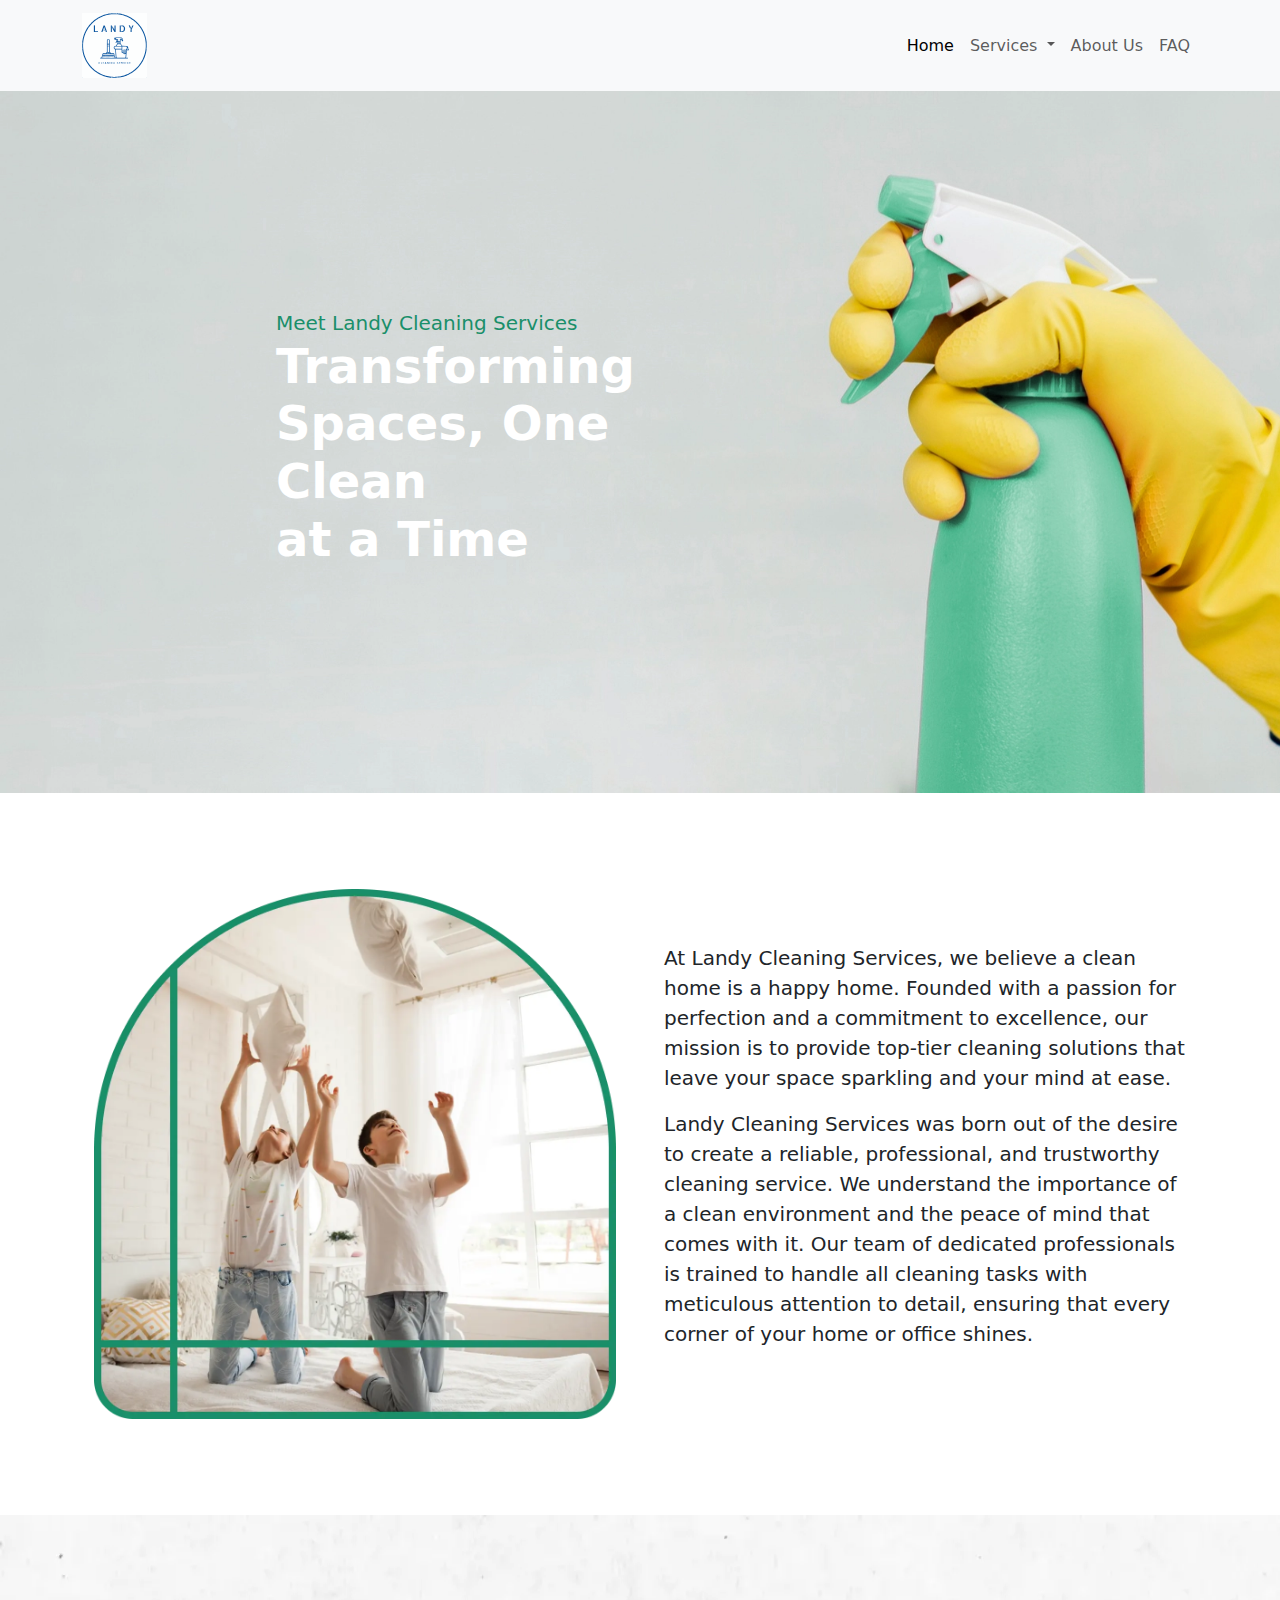
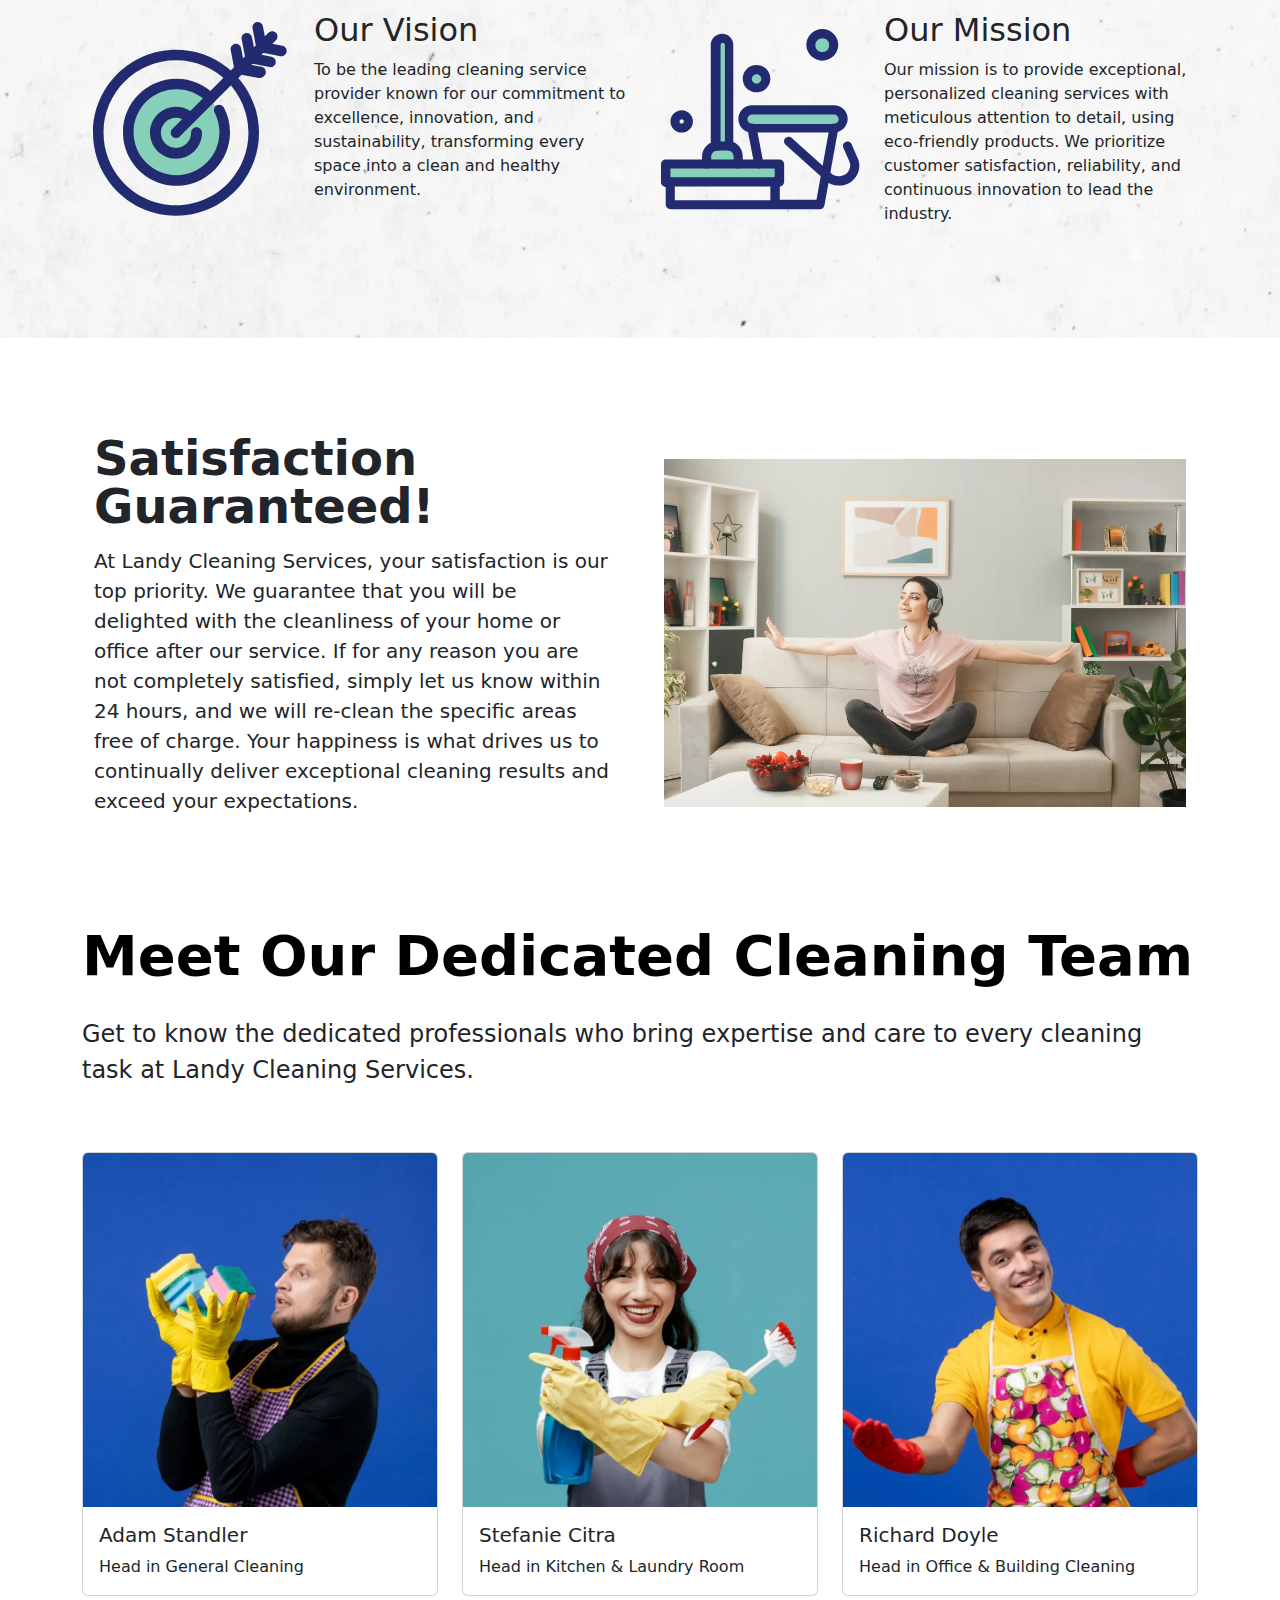
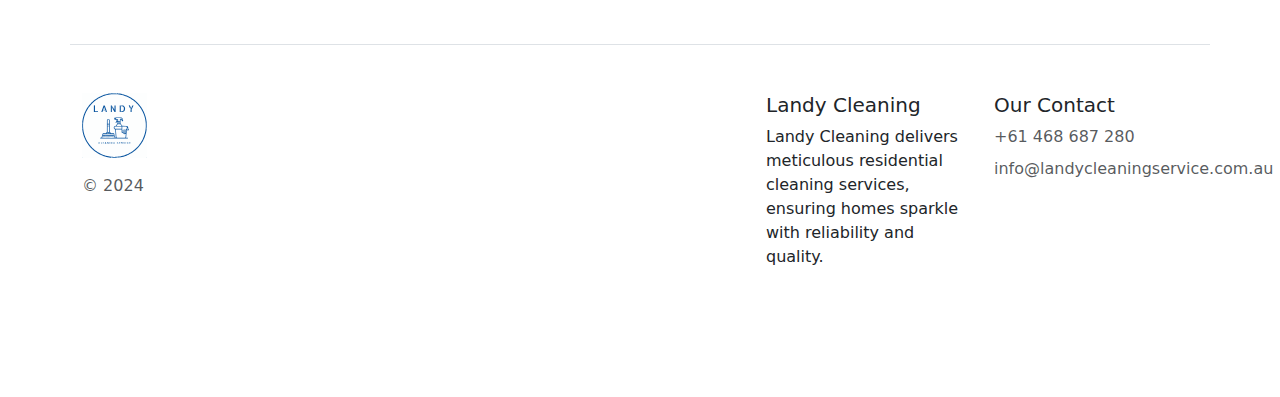
<file: about.html>
<!DOCTYPE html>
<html lang="en">

<head>
  <meta charset="UTF-8">
  <meta name="viewport" content="width=device-width, initial-scale=1.0">
  <title>Document</title>
  <link rel="stylesheet" href="./lib/bootstrap.min.css">
  <script src="./lib/bootstrap.bundle.min.js"></script>
  <style>
    /* * {
      outline: 1px solid red;
    } */
  </style>
</head>

<body style="overflow-x: hidden;">

  <nav class="navbar navbar-expand-lg bg-body-tertiary">
    <div class="container">
      <a class="navbar-brand" style="margin-right: auto;" href="./index.html">
        <img src="./public/landy_cleaning_service_logo.svg" alt="Landy" width="65" height="65">
      </a>
      <button class="navbar-toggler" type="button" data-bs-toggle="collapse" data-bs-target="#navbarSupportedContent"
        aria-controls="navbarSupportedContent" aria-expanded="false" aria-label="Toggle navigation">
        <span class="navbar-toggler-icon"></span>
      </button>
      <div class="collapse navbar-collapse" id="navbarSupportedContent" style=" flex-grow:0;">
        <ul class="navbar-nav me-auto mb-2 mb-lg-0">

          <li class="nav-item">
            <a class="nav-link active" aria-current="page" href="./index.html">Home</a>
          </li>

          <li class="nav-item dropdown">
            <a class="nav-link dropdown-toggle" href="#" role="button" data-bs-toggle="dropdown" aria-expanded="false">
              Services
            </a>
            <ul class="dropdown-menu">
              <li><a class="dropdown-item" href="./services.html">All</a></li>
              <li>
                <hr class="dropdown-divider">
              </li>
              <li><a class="dropdown-item" href="#" onclick="navigateToService(1)">Bathroom</a></li>
              <li><a class="dropdown-item" href="#" onclick="navigateToService(2)">Livingroom</a></li>
              <li><a class="dropdown-item" href="#" onclick="navigateToService(3)">Kitchen</a></li>
              <li><a class="dropdown-item" href="#" onclick="navigateToService(4)">Bedroom</a></li>
              <li><a class="dropdown-item" href="#" onclick="navigateToService(5)">Laundry Room</a></li>
              <li><a class="dropdown-item" href="#" onclick="navigateToService(6)">Door</a></li>
              <li><a class="dropdown-item" href="#" onclick="navigateToService(7)">All Room</a></li>
              <li><a class="dropdown-item" href="#" onclick="navigateToService(8)">Additional</a></li>
            </ul>
          </li>

          <li class="nav-item">
            <a class="nav-link" href="./about.html">About Us</a>
          </li>

          <li class="nav-item">
            <a class="nav-link" href="./faq.html">FAQ</a>
          </li>

        </ul>
      </div>
    </div>
  </nav>

  <div class="px-4 py-5 my-0"
    style="height: 702px; background: url(./public/about_hero.webp); background-size: cover; display: flex; align-items: center;">
    <div style="display: flex; width: 100%;">
      <div style="flex-basis: 252px; flex-grow: 0; flex-shrink: 1;"></div>
      <div style="flex-grow: 1; flex-shrink: 0; width: 100%; max-width: 500px;">
        <span class="lead mb-4" style="color: #1A8F6A;">Meet Landy Cleaning Services</span>
        <h1 class="display-5 fw-bold" style="color: #FFFFFF;">Transforming <br>Spaces, One Clean <br>at a Time</h1>
      </div>
    </div>
  </div>

  <div class="container col-xxl-8 px-4 py-5">
    <div class="row flex-lg-row-reverse align-items-center g-5 py-5">
      <div class="col-lg-6">
        <p class="lead">At Landy Cleaning Services, we believe a clean home is a happy home. Founded with a passion for
          perfection and a commitment to excellence, our mission is to provide top-tier cleaning solutions that leave
          your space sparkling and your mind at ease.</p>
        <p class="lead">Landy Cleaning Services was born out of the desire to create a reliable, professional, and
          trustworthy cleaning service. We understand the importance of a clean environment and the peace of mind that
          comes with it. Our team of dedicated professionals is trained to handle all cleaning tasks with meticulous
          attention to detail, ensuring that every corner of your home or office shines.</p>
      </div>
      <div class="col-10 col-sm-8 col-lg-6">
        <img src="./public/about-window.webp" class="d-block mx-lg-auto img-fluid" alt="Bootstrap Themes" width="700"
          height="500" loading="lazy">
      </div>
    </div>
  </div>

  <div class="px-4 py-5" id="hanging-icons" style="background: url(./public/wall.webp);">
    <div class="container">

      <div class="row g-4 py-5 row-cols-1 row-cols-lg-2">


        <div class="col d-flex align-items-start">
          <div class="icon-square text-dark flex-shrink-0 me-3 d-none d-sm-block">
            <svg width="216" height="216" viewBox="0 0 216 216" fill="none" xmlns="http://www.w3.org/2000/svg">
              <path fill-rule="evenodd" clip-rule="evenodd"
                d="M94 49.3306C53.9813 49.3306 21.5397 81.7722 21.5397 121.791C21.5397 161.81 53.9813 194.251 94 194.251C134.019 194.251 166.46 161.81 166.46 121.791C166.46 81.7722 134.019 49.3306 94 49.3306ZM11 121.791C11 75.9513 48.1604 38.7909 94 38.7909C139.84 38.7909 177 75.9513 177 121.791C177 167.631 139.84 204.791 94 204.791C48.1604 204.791 11 167.631 11 121.791Z"
                fill="#232B70" />
              <path
                d="M136.54 99.535C140.028 106.185 142 113.756 142 121.791C142 148.301 120.508 169.791 93.9987 169.791C67.4892 169.791 46 148.301 46 121.791C46 95.2807 67.4892 73.7909 93.9987 73.7909C107.253 73.7909 119.252 79.1614 127.94 87.8463"
                fill="#86CFB8" />
              <path fill-rule="evenodd" clip-rule="evenodd"
                d="M94.4987 78.3677C70.7929 78.3677 51.5765 97.5845 51.5765 121.291C51.5765 144.997 70.7929 164.214 94.4987 164.214C118.205 164.214 137.423 144.997 137.423 121.291C137.423 114.096 135.66 107.332 132.545 101.393C131.188 98.807 132.185 95.6104 134.771 94.2537C137.358 92.8969 140.554 93.8939 141.911 96.4803C145.803 103.9 148 112.346 148 121.291C148 150.839 124.045 174.791 94.4987 174.791C64.9517 174.791 41 150.839 41 121.291C41 91.7431 64.9517 67.7909 94.4987 67.7909C109.27 67.7909 122.651 73.7824 132.328 83.4566C134.394 85.5216 134.394 88.87 132.329 90.9355C130.264 93.0011 126.916 93.0016 124.851 90.9367C117.076 83.1645 106.354 78.3677 94.4987 78.3677Z"
                fill="#232B70" />
              <path
                d="M114 121.791C114 132.837 105.044 141.791 93.9987 141.791C82.9529 141.791 74 132.837 74 121.791C74 110.744 82.9529 101.791 93.9987 101.791C99.3996 101.791 104.299 103.932 107.899 107.41"
                fill="#86CFB8" />
              <path fill-rule="evenodd" clip-rule="evenodd"
                d="M93.9986 106.694C85.6601 106.694 78.902 113.452 78.902 121.791C78.902 130.13 85.6601 136.888 93.9986 136.888C102.338 136.888 109.098 130.129 109.098 121.791C109.098 118.78 111.538 116.34 114.549 116.34C117.559 116.34 120 118.78 120 121.791C120 136.152 108.357 147.791 93.9986 147.791C79.6391 147.791 68 136.151 68 121.791C68 107.431 79.6391 95.7909 93.9986 95.7909C101.018 95.7909 107.395 98.5797 112.068 103.095C114.233 105.186 114.292 108.638 112.201 110.803C110.109 112.968 106.658 113.028 104.493 110.936C101.769 108.304 98.0775 106.694 93.9986 106.694Z"
                fill="#232B70" />
              <path fill-rule="evenodd" clip-rule="evenodd"
                d="M193.946 21.7607C196.006 23.8207 196.006 27.1604 193.946 29.2202L97.7688 125.389C95.7089 127.449 92.3692 127.449 90.3094 125.389C88.2496 123.329 88.2498 119.989 90.3097 117.93L186.487 21.7604C188.547 19.7007 191.886 19.7008 193.946 21.7607Z"
                fill="#232B70" />
              <path fill-rule="evenodd" clip-rule="evenodd"
                d="M174.719 11.0972C177.579 10.5434 180.347 12.4129 180.9 15.2729L184.745 35.1318C185.299 37.9918 183.43 40.7591 180.57 41.3129C177.71 41.8667 174.942 39.9971 174.389 37.1371L170.543 17.2783C169.99 14.4183 171.859 11.6509 174.719 11.0972Z"
                fill="#232B70" />
              <path fill-rule="evenodd" clip-rule="evenodd"
                d="M163.8 22.0182C166.66 21.4648 169.427 23.3347 169.981 26.1947L173.823 46.0536C174.376 48.9136 172.507 51.6808 169.647 52.2342C166.786 52.7876 164.019 50.9177 163.466 48.0576L159.623 28.1987C159.07 25.3387 160.94 22.5716 163.8 22.0182Z"
                fill="#232B70" />
              <path fill-rule="evenodd" clip-rule="evenodd"
                d="M152.872 32.9422C155.732 32.3876 158.5 34.2563 159.054 37.1161L162.905 56.9697C163.459 59.8295 161.591 62.5974 158.731 63.152C155.871 63.7067 153.103 61.838 152.549 58.9782L148.698 39.1246C148.143 36.2648 150.012 33.4968 152.872 32.9422Z"
                fill="#232B70" />
              <path fill-rule="evenodd" clip-rule="evenodd"
                d="M174.388 35.1315C174.942 32.2716 177.71 30.4023 180.57 30.9562L200.434 34.8041C203.294 35.3581 205.163 38.1256 204.609 40.9855C204.055 43.8454 201.288 45.7148 198.428 45.1608L178.564 41.3129C175.704 40.759 173.834 37.9914 174.388 35.1315Z"
                fill="#232B70" />
              <path fill-rule="evenodd" clip-rule="evenodd"
                d="M163.466 46.0533C164.02 43.1933 166.787 41.3236 169.647 41.8771L189.514 45.7223C192.374 46.2759 194.244 49.0431 193.69 51.9031C193.136 54.7631 190.369 56.6329 187.509 56.0793L167.642 52.2341C164.782 51.6806 162.913 48.9133 163.466 46.0533Z"
                fill="#232B70" />
              <path fill-rule="evenodd" clip-rule="evenodd"
                d="M152.55 56.9694C153.105 54.1097 155.873 52.2412 158.732 52.796L178.591 56.6491C181.451 57.204 183.32 59.9721 182.765 62.8318C182.21 65.6916 179.442 67.5601 176.582 67.0052L156.723 63.1521C153.863 62.5973 151.995 59.8292 152.55 56.9694Z"
                fill="#232B70" />
              <path fill-rule="evenodd" clip-rule="evenodd"
                d="M153.566 56.1817C154.121 53.3219 156.889 51.4535 159.749 52.0083L179.608 55.8614C182.468 56.4163 184.336 59.1844 183.781 62.0441C183.226 64.9039 180.458 66.7724 177.599 66.2175L157.74 62.3644C154.88 61.8095 153.011 59.0414 153.566 56.1817Z"
                fill="#232B70" />
            </svg>
          </div>
          <div>
            <h2>Our Vision</h2>
            <p>To be the leading cleaning service provider known for our commitment to excellence, innovation, and
              sustainability, transforming every space into a clean and healthy environment.</p>
          </div>
        </div>

        <div class="col d-flex align-items-start">
          <div class="icon-square text-dark flex-shrink-0 me-3 d-none d-sm-block">
            <svg width="216" height="216" viewBox="0 0 216 216" fill="none" xmlns="http://www.w3.org/2000/svg">
              <path
                d="M170.294 22.6759C176.471 22.6759 181.558 27.7132 181.558 33.8291C181.558 39.945 176.471 44.9822 170.294 44.9822C164.121 44.9822 159.033 39.945 159.033 33.8291C159.033 27.7132 164.121 22.6759 170.294 22.6759Z"
                fill="#86CFB8" />
              <path
                d="M104.539 58.6461C109.627 58.6461 113.622 62.6021 113.622 67.6393C113.622 72.6766 109.624 76.6299 104.539 76.6299C99.4545 76.6299 95.459 72.6766 95.459 67.6393C95.459 62.6021 99.4571 58.6461 104.539 58.6461Z"
                fill="#86CFB8" />
              <path
                d="M77.2925 33.8263V134.906H75.4781H65.6699H63.8555V33.8263C63.8555 30.229 66.7618 26.993 70.7573 26.993C72.5718 26.993 74.3888 27.7104 75.4781 29.1477C76.5699 30.229 77.2925 32.0277 77.2925 33.8263Z"
                fill="#86CFB8" />
              <path
                d="M86.3786 146.057V153.252H54.4092V146.057C54.4092 139.941 59.4965 135.265 65.3091 135.265H75.1199C81.6578 135.265 86.3786 139.941 86.3786 146.057Z"
                fill="#86CFB8" />
              <path
                d="M188.093 101.814C189.913 103.612 190.638 105.769 190.638 108.288C190.638 113.325 186.643 117.281 181.558 117.281H100.184C97.6392 117.281 95.4581 116.203 93.6436 114.763C91.8292 112.961 91.0986 110.807 91.0986 108.288C91.0986 103.254 95.0994 99.2949 100.184 99.2949H181.919C184.462 99.2949 186.643 100.015 188.093 101.814Z"
                fill="#86CFB8" />
              <path
                d="M127.429 153.251V171.238H122.708H110.358H18.4424H13.7217V153.251H54.7713H86.3794H106.721H127.429Z"
                fill="#86CFB8" />
              <path
                d="M86.3805 157.569C83.8382 157.569 81.6597 155.411 81.6597 152.893V145.698C81.6597 142.101 78.7508 139.223 75.1218 139.223C72.5769 139.223 70.3984 137.064 70.3984 134.545C70.3984 132.032 72.5769 129.872 75.1218 129.872C83.8408 129.872 90.74 136.707 90.74 145.337V152.534C91.1013 155.411 88.9229 157.569 86.3805 157.569Z"
                fill="#232B70" />
              <path
                d="M54.7716 157.569C52.2266 157.569 50.0508 155.412 50.0508 152.893V145.698C50.0508 137.064 56.9526 130.231 65.6715 130.231C68.2139 130.231 70.3949 132.388 70.3949 134.907C70.3949 137.425 68.2139 139.58 65.6715 139.58C62.04 139.58 59.1337 142.457 59.1337 146.054V153.249C59.1363 155.412 57.3139 157.569 54.7716 157.569Z"
                fill="#232B70" />
              <path
                d="M77.293 139.582H63.4893C60.9444 139.582 58.7686 137.428 58.7686 134.909V33.8265C58.7686 27.7132 63.8559 22.6733 70.0325 22.6733C72.9414 22.6733 75.8425 23.752 78.0209 25.9146C80.2046 28.0693 81.2911 30.9466 81.2911 33.8265V134.906C82.0138 137.428 79.838 139.582 77.293 139.582ZM68.2128 130.589H72.9388V33.8265C72.9388 33.1091 72.5722 32.3892 72.2083 32.3892C71.847 32.0252 71.1191 31.6692 70.7577 31.6692C69.6659 31.6692 68.5767 32.7478 68.5767 33.8265V130.586L68.2128 130.589Z"
                fill="#232B70" />
              <path
                d="M168.114 198.215H122.708C120.165 198.215 117.984 196.057 117.984 193.539C117.984 191.02 120.165 188.865 122.708 188.865H164.483L177.564 116.203C177.928 113.684 180.47 112.247 182.651 112.605C185.191 112.964 186.647 115.483 186.285 117.642L172.479 194.261C172.112 196.416 170.295 198.215 168.114 198.215Z"
                fill="#232B70" />
              <path
                d="M106.72 157.569C104.539 157.569 102.725 156.126 102.361 153.971L95.459 117.999C95.0977 115.48 96.5508 113.325 99.0958 112.603C101.636 112.244 103.817 113.681 104.539 116.2L111.444 152.17C111.808 154.689 110.357 156.846 107.812 157.569C107.448 157.569 107.082 157.569 106.72 157.569Z"
                fill="#232B70" />
              <path
                d="M127.428 175.555H122.707C120.165 175.555 117.984 173.398 117.984 170.879C117.984 168.363 120.165 166.206 122.707 166.206V157.574H18.4415V166.565C20.9839 166.565 23.1649 168.722 23.1649 171.24C23.1649 173.756 20.9839 175.914 18.4415 175.914H13.7208C11.1758 175.914 9 173.756 9 171.24V153.254C9 150.735 11.1758 148.581 13.7208 148.581H127.428C129.973 148.581 132.149 150.735 132.149 153.254V171.24C131.788 173.395 129.973 175.555 127.428 175.555Z"
                fill="#232B70" />
              <path
                d="M122.708 198.214H18.4424C15.9027 198.214 13.7217 196.057 13.7217 193.539V170.876C13.7217 168.36 15.9027 166.203 18.4424 166.203H123.072C125.615 166.203 127.796 168.36 127.796 170.876V193.539C127.429 196.057 125.253 198.214 122.708 198.214ZM22.8046 189.221H118.346V175.552H22.8046V189.221Z"
                fill="#232B70" />
              <path
                d="M181.92 121.599H100.185C96.5507 121.599 93.2778 120.159 90.3741 117.643C87.8318 115.124 86.376 111.527 86.376 107.929C86.376 100.374 92.5525 94.2603 100.182 94.2603H181.918C185.549 94.2603 188.822 95.6949 191.726 98.2136C194.268 100.732 195.724 104.329 195.724 107.929C195.363 115.48 189.189 121.599 181.92 121.599ZM100.185 103.609C97.6399 103.609 95.4588 105.767 95.4588 108.285C95.4588 109.364 95.8228 110.445 96.9146 111.524C97.6399 112.244 99.0957 112.961 100.185 112.961H181.92C184.463 112.961 186.644 110.807 186.644 108.288C186.644 107.209 186.282 106.131 185.188 105.052C184.101 103.971 183.007 103.609 181.92 103.609H100.185Z"
                fill="#232B70" />
              <path
                d="M186.641 174.474C181.554 174.474 176.83 172.675 173.196 169.437L170.654 166.918L133.6 133.828C131.785 132.029 131.421 129.149 133.233 127.35C135.053 125.552 137.959 125.196 139.774 126.992L179.37 162.603C181.915 164.761 185.183 165.842 188.82 165.119C194.263 164.405 198.261 159.723 198.261 154.327C198.261 152.89 197.9 151.45 197.172 150.013L191.365 136.702C190.27 134.542 191.365 131.665 193.907 130.945C196.085 129.866 198.992 130.945 199.717 133.464L205.527 146.774C206.619 149.29 207.344 151.809 207.344 154.686C207.344 164.402 200.076 173.031 190.268 174.471C188.822 174.474 187.73 174.474 186.641 174.474Z"
                fill="#232B70" />
              <path
                d="M104.54 81.3086C96.9129 81.3086 90.7363 75.1927 90.7363 67.6395C90.7363 60.0862 96.9155 53.9703 104.54 53.9703C112.17 53.9703 118.344 60.0836 118.344 67.6395C118.346 75.1927 112.17 81.3086 104.54 81.3086ZM104.54 63.3222C101.995 63.3222 99.8192 65.4822 99.8192 67.9981C99.8192 70.5168 101.995 72.6767 104.54 72.6767C107.082 72.6767 109.263 70.5168 109.263 67.9981C109.263 65.4822 107.082 63.3222 104.54 63.3222Z"
                fill="#232B70" />
              <path
                d="M29.7034 121.598C23.5268 121.598 18.4395 116.561 18.4395 110.448C18.4395 104.332 23.5268 99.2948 29.7034 99.2948C35.8773 99.2948 40.9647 104.332 40.9647 110.448C40.9647 116.559 35.8773 121.598 29.7034 121.598ZM29.7034 108.288C28.6142 108.288 27.525 109.367 27.525 110.448C27.525 111.524 28.6142 112.603 29.7034 112.603C30.7952 112.603 31.8844 111.524 31.8844 110.448C31.8871 109.367 30.7952 108.288 29.7034 108.288Z"
                fill="#232B70" />
              <path
                d="M170.293 49.6529C161.574 49.6529 154.309 42.4583 154.309 33.8265C154.309 25.1946 161.574 18 170.293 18C179.015 18 186.283 25.1946 186.283 33.8265C186.283 42.4583 179.374 49.6529 170.293 49.6529ZM170.293 27.3519C166.662 27.3519 163.391 30.2292 163.391 34.1878C163.391 38.1437 166.303 41.021 170.293 41.021C174.289 41.021 177.195 38.1437 177.195 34.1878C177.195 30.2292 174.289 27.3519 170.293 27.3519Z"
                fill="#232B70" />
            </svg>
          </div>
          <div>
            <h2>Our Mission</h2>
            <p>Our mission is to provide exceptional, personalized cleaning services with meticulous attention to
              detail, using eco-friendly products. We prioritize customer satisfaction, reliability, and continuous
              innovation to lead the industry.</p>
          </div>

        </div>
      </div>
    </div>
  </div>

  <div class="container col-xxl-8 px-4 py-5">
    <div class="row flex-lg-row-reverse align-items-center g-5 py-5">
      <div class="col-10 col-sm-8 col-lg-6">
        <img src="./public/about_section.webp" class="d-block mx-lg-auto img-fluid" alt="Bootstrap Themes" width="700"
          height="500" loading="lazy">
      </div>
      <div class="col-lg-6">
        <h2 class="display-5 fw-bold lh-1 mb-3">Satisfaction Guaranteed!</h2>
        <p class="lead">At Landy Cleaning Services, your satisfaction is our top priority. We guarantee that you will be
          delighted with the cleanliness of your home or office after our service. If for any reason you are not
          completely satisfied, simply let us know within 24 hours, and we will re-clean the specific areas free of
          charge. Your happiness is what drives us to continually deliver exceptional cleaning results and exceed your
          expectations.</p>
      </div>
    </div>
  </div>

  <div class="container">
    <div style="display: flex; flex-wrap: wrap; gap: 1rem;" class="mb-5">
      <h2 class="display-4 fw-bold lh-1 text-body-emphasis mb-3"
        style="flex-shrink: 1; flex-grow: 1; flex-basis: 600px;">Meet Our Dedicated Cleaning Team</h2>
      <p class="col-lg-10 fs-4" style="flex-shrink: 1; flex-grow: 1; flex-basis: 600px;">Get to know the dedicated
        professionals who bring expertise and care to every cleaning task at Landy Cleaning Services.</p>
    </div>

  </div>

  <div class="container">

    <div class="row row-cols-1 row-cols-md-3 g-4">

      <div class="col">
        <div class="card">
          <img src="./public/adam.webp" class="card-img-top" alt="...">
          <div class="card-body">
            <h5 class="card-title">Adam Standler</h5>
            <p class="card-text">Head in General Cleaning</p>
          </div>
        </div>
      </div>

      <div class="col">
        <div class="card">
          <img src="./public/stefanie.webp" class="card-img-top" alt="...">
          <div class="card-body">
            <h5 class="card-title">Stefanie Citra</h5>
            <p class="card-text">Head in Kitchen & Laundry Room</p>
          </div>
        </div>
      </div>

      <div class="col">
        <div class="card">
          <img src="./public/richard.webp" class="card-img-top" alt="...">
          <div class="card-body">
            <h5 class="card-title">Richard Doyle</h5>
            <p class="card-text">Head in Office & Building Cleaning</p>
          </div>
        </div>
      </div>

    </div>
  </div>

  <div class="container">
    <footer class="row row-cols-1 row-cols-sm-2 row-cols-md-5 py-5 my-5 border-top">

      <div class="col mb-3">
        <a class="d-flex align-items-center mb-3 link-body-emphasis text-decoration-none" href="./index.html">
          <img src="./public/landy_cleaning_service_logo.svg" alt="Landy" width="65" height="65">
        </a>
        <p class="text-body-secondary">© 2024</p>
      </div>

      <div class="col mb-3"></div>

      <div class="col mb-3"></div>

      <div class="col mb-3">
        <h5>Landy Cleaning</h5>
        <p>Landy Cleaning delivers meticulous residential cleaning services, ensuring homes sparkle with reliability and
          quality.</p>
      </div>

      <div class="col mb-3">
        <h5>Our Contact</h5>
        <ul class="nav flex-column">
          <!-- <li class="nav-item mb-2"><a href="https://wa.me/61448710196?text=I%20am%20interested%20in%20your%20cleaning%20service" class="nav-link p-0 text-body-secondary">+61 448 710 196</a></li> -->
          <li class="nav-item mb-2"><a
              href="https://wa.me/61468687280?text=I%20am%20interested%20in%20your%20cleaning%20service"
              class="nav-link p-0 text-body-secondary">+61 468 687 280</a></li>
          <!-- <li class="nav-item mb-2"><a
              href="https://wa.me/61472771738?text=I%20am%20interested%20in%20your%20cleaning%20service"
              class="nav-link p-0 text-body-secondary">+61 472 771 738</a></li> -->

          <li class="nav-item mb-2"><a href="mailto:info@landycleaningservice.com.au"
              class="nav-link p-0 text-body-secondary">info@landycleaningservice.com.au</a></li>
        </ul>
      </div>

    </footer>
  </div>

  <script>
    function navigateToService(id) {
      window.location.href = `service.html?id=${id}`;
    }
  </script>

</body>

</html>
</file>
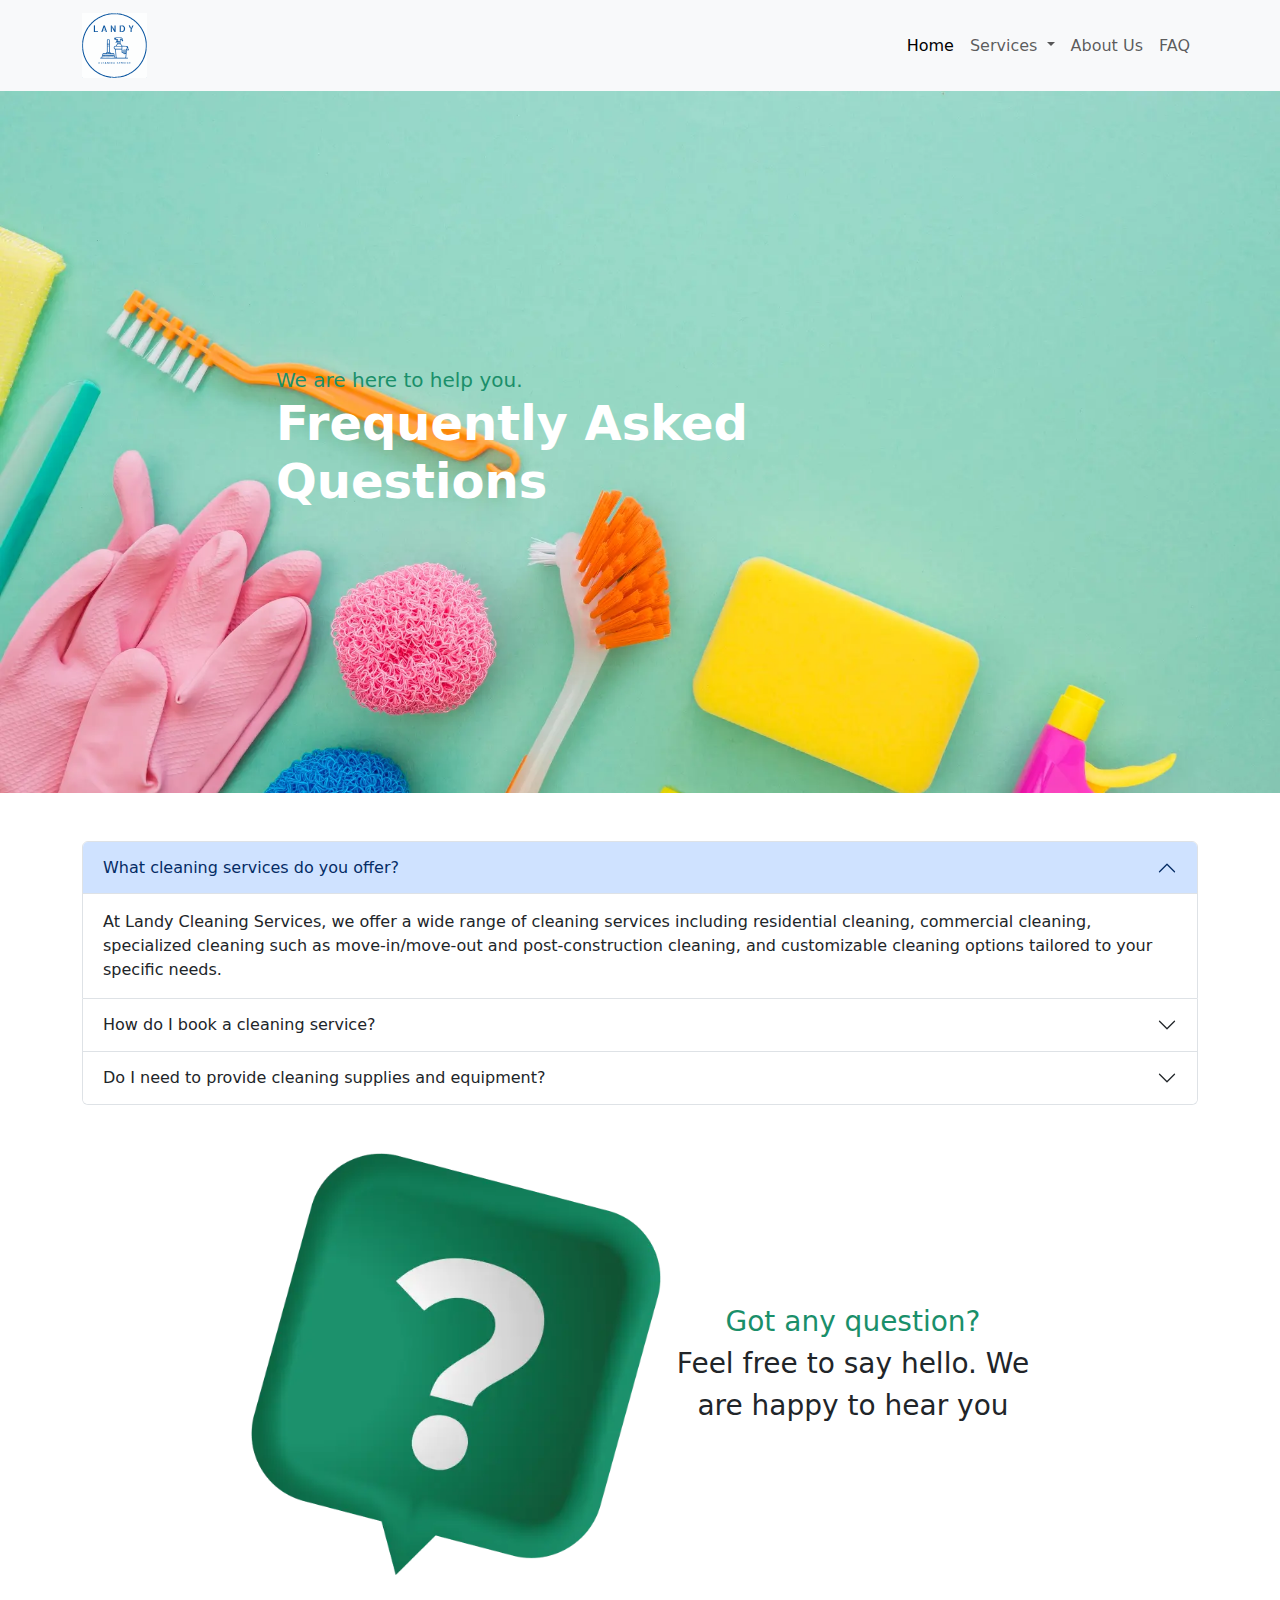
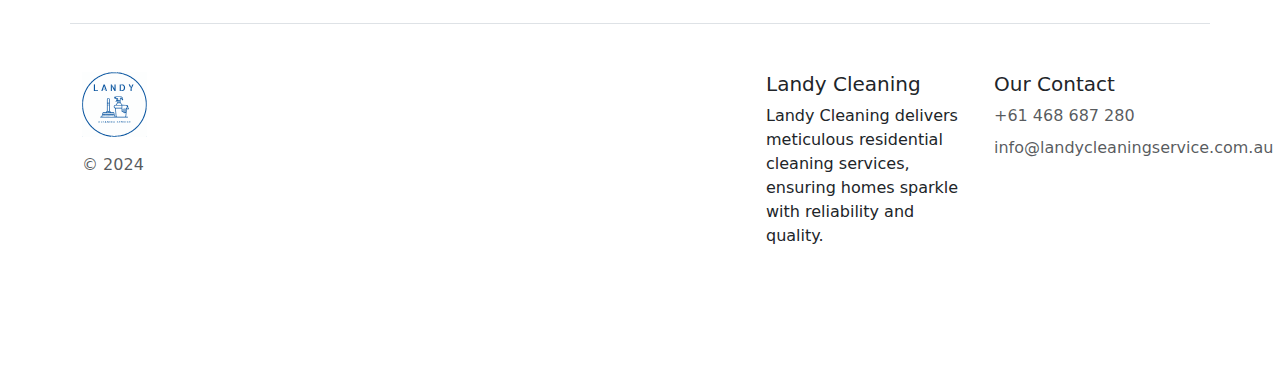
<file: faq.html>
<!DOCTYPE html>
<html lang="en">

<head>
  <meta charset="UTF-8">
  <meta name="viewport" content="width=device-width, initial-scale=1.0">
  <title>Document</title>
  <link rel="stylesheet" href="./lib/bootstrap.min.css">
  <script src="./lib/bootstrap.bundle.min.js"></script>
  <style>
    /* * {
      outline: 1px solid red;
    } */
  </style>
</head>

<body style="overflow-x: hidden;">

  <nav class="navbar navbar-expand-lg bg-body-tertiary">
    <div class="container">
      <a class="navbar-brand" style="margin-right: auto;" href="./index.html">
        <img src="./public/landy_cleaning_service_logo.svg" alt="Landy" width="65" height="65">
      </a>
      <button class="navbar-toggler" type="button" data-bs-toggle="collapse" data-bs-target="#navbarSupportedContent"
        aria-controls="navbarSupportedContent" aria-expanded="false" aria-label="Toggle navigation">
        <span class="navbar-toggler-icon"></span>
      </button>
      <div class="collapse navbar-collapse" id="navbarSupportedContent" style=" flex-grow:0;">
        <ul class="navbar-nav me-auto mb-2 mb-lg-0">

          <li class="nav-item">
            <a class="nav-link active" aria-current="page" href="./index.html">Home</a>
          </li>

          <li class="nav-item dropdown">
            <a class="nav-link dropdown-toggle" href="#" role="button" data-bs-toggle="dropdown" aria-expanded="false">
              Services
            </a>
            <ul class="dropdown-menu">
              <li><a class="dropdown-item" href="./services.html">All</a></li>
              <li>
                <hr class="dropdown-divider">
              </li>
              <li><a class="dropdown-item" href="#" onclick="navigateToService(1)">Bathroom</a></li>
              <li><a class="dropdown-item" href="#" onclick="navigateToService(2)">Livingroom</a></li>
              <li><a class="dropdown-item" href="#" onclick="navigateToService(3)">Kitchen</a></li>
              <li><a class="dropdown-item" href="#" onclick="navigateToService(4)">Bedroom</a></li>
              <li><a class="dropdown-item" href="#" onclick="navigateToService(5)">Laundry Room</a></li>
              <li><a class="dropdown-item" href="#" onclick="navigateToService(6)">Door</a></li>
              <li><a class="dropdown-item" href="#" onclick="navigateToService(7)">All Room</a></li>
              <li><a class="dropdown-item" href="#" onclick="navigateToService(8)">Additional</a></li>
            </ul>
          </li>

          <li class="nav-item">
            <a class="nav-link" href="./about.html">About Us</a>
          </li>

          <li class="nav-item">
            <a class="nav-link" href="./faq.html">FAQ</a>
          </li>

        </ul>
      </div>
    </div>
  </nav>

  <div class="px-4 py-5 my-0"
    style="height: 702px; background: url(./public/faq_hero.webp); background-size: cover; display: flex; align-items: center;">
    <div style="display: flex; width: 100%;">
      <div style="flex-basis: 252px; flex-grow: 0; flex-shrink: 1;"></div>
      <div style="flex-grow: 1; flex-shrink: 0; width: 100%; max-width: 500px;">
        <span class="lead mb-4" style="color: #1A8F6A;">We are here to help you.</span>
        <h1 class="display-5 fw-bold" style="color: #FFFFFF;">Frequently Asked <br>Questions</h1>
      </div>
    </div>
  </div>

  <div class="px-4 py-5 my-0">
    <div class="container">
      <div class="accordion" id="accordionExample">
        <div class="accordion-item">
          <h2 class="accordion-header" id="headingOne">
            <button class="accordion-button" type="button" data-bs-toggle="collapse" data-bs-target="#collapseOne"
              aria-expanded="true" aria-controls="collapseOne">
              What cleaning services do you offer?
            </button>
          </h2>
          <div id="collapseOne" class="accordion-collapse collapse show" aria-labelledby="headingOne"
            data-bs-parent="#accordionExample">
            <div class="accordion-body">
              At Landy Cleaning Services, we offer a wide range of cleaning services including residential cleaning,
              commercial cleaning, specialized cleaning such as move-in/move-out and post-construction cleaning, and
              customizable cleaning options tailored to your specific needs.
            </div>
          </div>
        </div>
        <div class="accordion-item">
          <h2 class="accordion-header" id="headingTwo">
            <button class="accordion-button collapsed" type="button" data-bs-toggle="collapse"
              data-bs-target="#collapseTwo" aria-expanded="false" aria-controls="collapseTwo">
              How do I book a cleaning service?
            </button>
          </h2>
          <div id="collapseTwo" class="accordion-collapse collapse" aria-labelledby="headingTwo"
            data-bs-parent="#accordionExample">
            <div class="accordion-body">
              Booking a cleaning service with us is easy! You can book online through our website or by giving us a
              call. Our friendly customer service team will assist you in scheduling a convenient time for your cleaning
              appointment.
            </div>
          </div>
        </div>
        <div class="accordion-item">
          <h2 class="accordion-header" id="headingThree">
            <button class="accordion-button collapsed" type="button" data-bs-toggle="collapse"
              data-bs-target="#collapseThree" aria-expanded="false" aria-controls="collapseThree">
              Do I need to provide cleaning supplies and equipment?
            </button>
          </h2>
          <div id="collapseThree" class="accordion-collapse collapse" aria-labelledby="headingThree"
            data-bs-parent="#accordionExample">
            <div class="accordion-body">
              No, our team comes fully equipped with all the necessary cleaning supplies and equipment. You don't have
              to worry about providing anything – just sit back and relax while we take care of the cleaning.
            </div>
          </div>
        </div>
      </div>
    </div>
  </div>

  <div style="display: flex; align-items: center; justify-content: center; gap: 1rem; flex-wrap: wrap;">
    <img src="./public/faq_question.webp" alt="..." width="410" class="img-fluid">
    <span style="font-size: 28px; text-align: center;">
      <span style="color:#1A8F6A">Got any question?</span><br>
      Feel free to say hello. We <br>
      are happy to hear you
    </span>
  </div>

  <div class="container">
    <footer class="row row-cols-1 row-cols-sm-2 row-cols-md-5 py-5 my-5 border-top">

      <div class="col mb-3">
        <a class="d-flex align-items-center mb-3 link-body-emphasis text-decoration-none" href="./index.html">
          <img src="./public/landy_cleaning_service_logo.svg" alt="Landy" width="65" height="65">
        </a>
        <p class="text-body-secondary">© 2024</p>
      </div>

      <div class="col mb-3"></div>

      <div class="col mb-3"></div>

      <div class="col mb-3">
        <h5>Landy Cleaning</h5>
        <p>Landy Cleaning delivers meticulous residential cleaning services, ensuring homes sparkle with reliability and
          quality.</p>
      </div>

      <div class="col mb-3">
        <h5>Our Contact</h5>
        <ul class="nav flex-column">
          <!-- <li class="nav-item mb-2"><a href="https://wa.me/61448710196?text=I%20am%20interested%20in%20your%20cleaning%20service" class="nav-link p-0 text-body-secondary">+61 448 710 196</a></li> -->
          <li class="nav-item mb-2"><a
              href="https://wa.me/61468687280?text=I%20am%20interested%20in%20your%20cleaning%20service"
              class="nav-link p-0 text-body-secondary">+61 468 687 280</a></li>
          <!-- <li class="nav-item mb-2"><a
              href="https://wa.me/61472771738?text=I%20am%20interested%20in%20your%20cleaning%20service"
              class="nav-link p-0 text-body-secondary">+61 472 771 738</a></li> -->
          <li class="nav-item mb-2"><a href="mailto:info@landycleaningservice.com.au"
              class="nav-link p-0 text-body-secondary">info@landycleaningservice.com.au</a></li>
        </ul>
      </div>

    </footer>
  </div>

  <script>
    function navigateToService(id) {
      window.location.href = `service.html?id=${id}`;
    }
  </script>

</body>

</html>
</file>
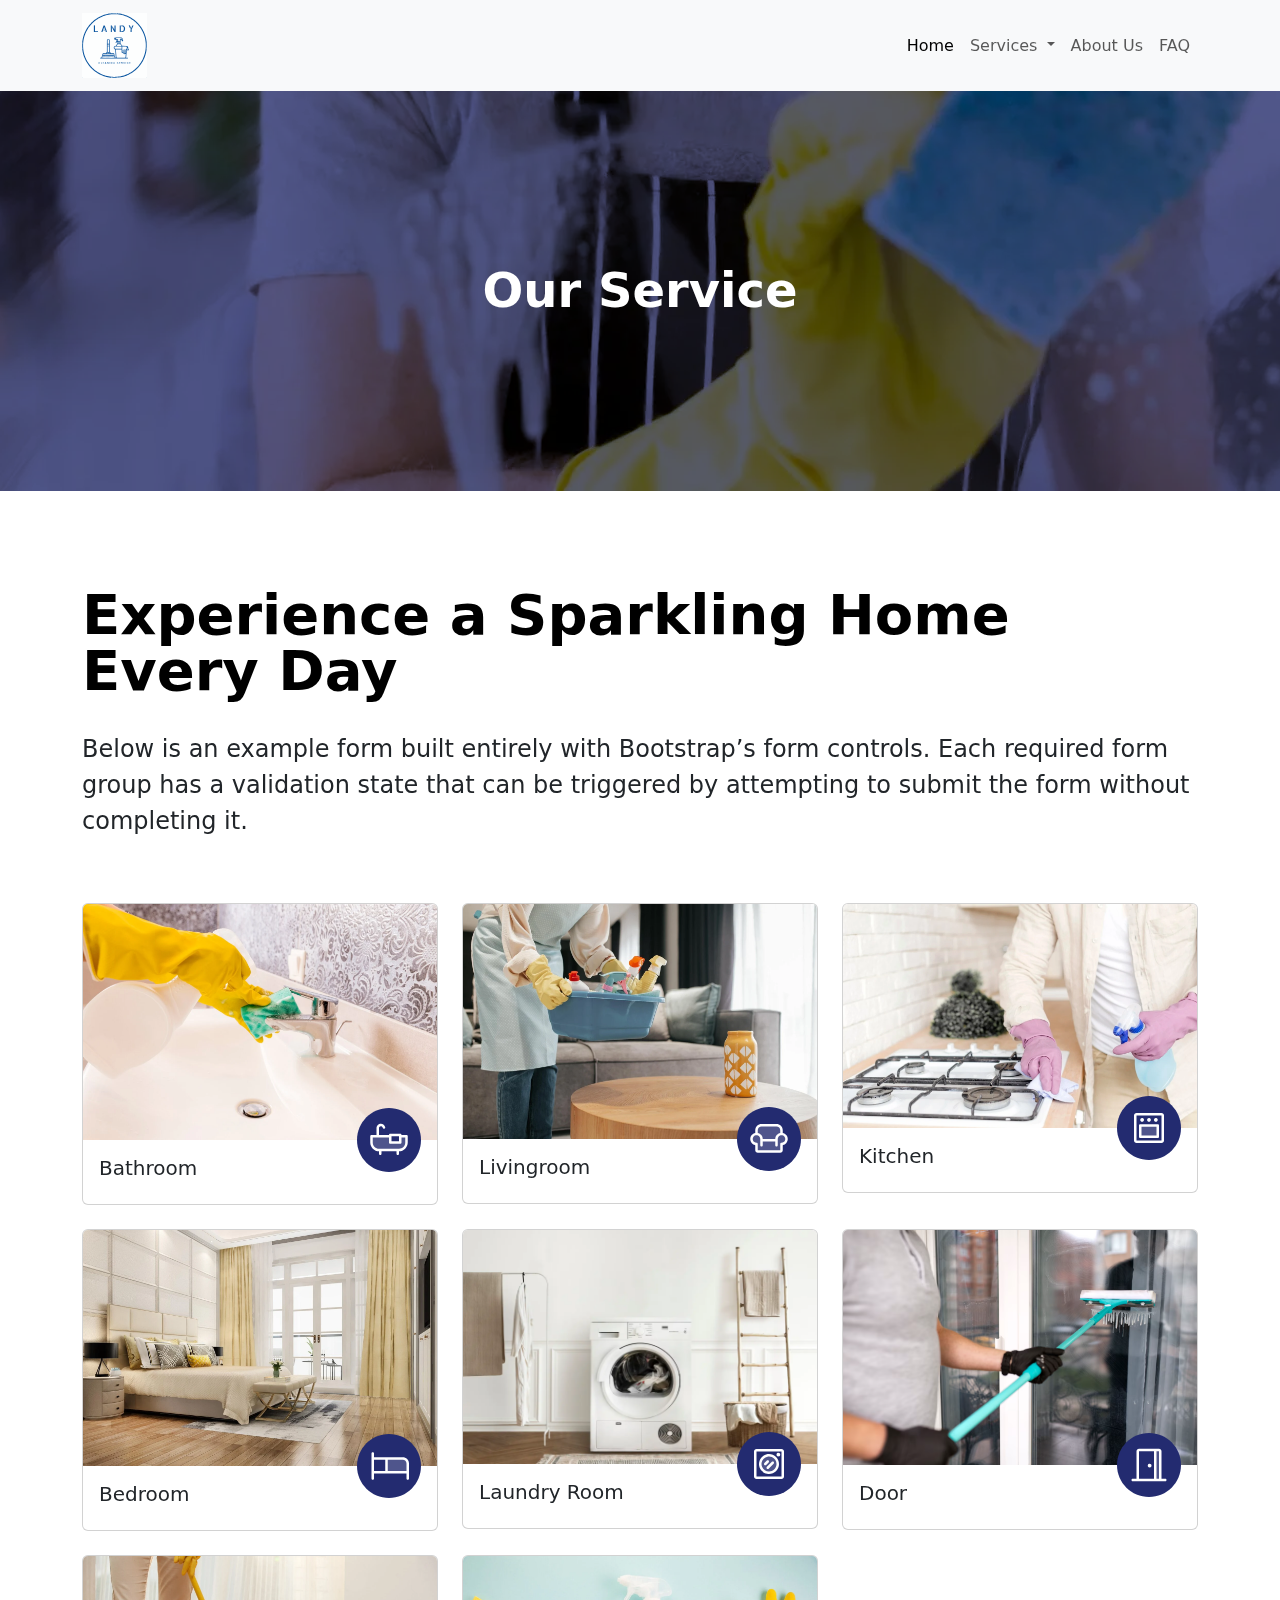
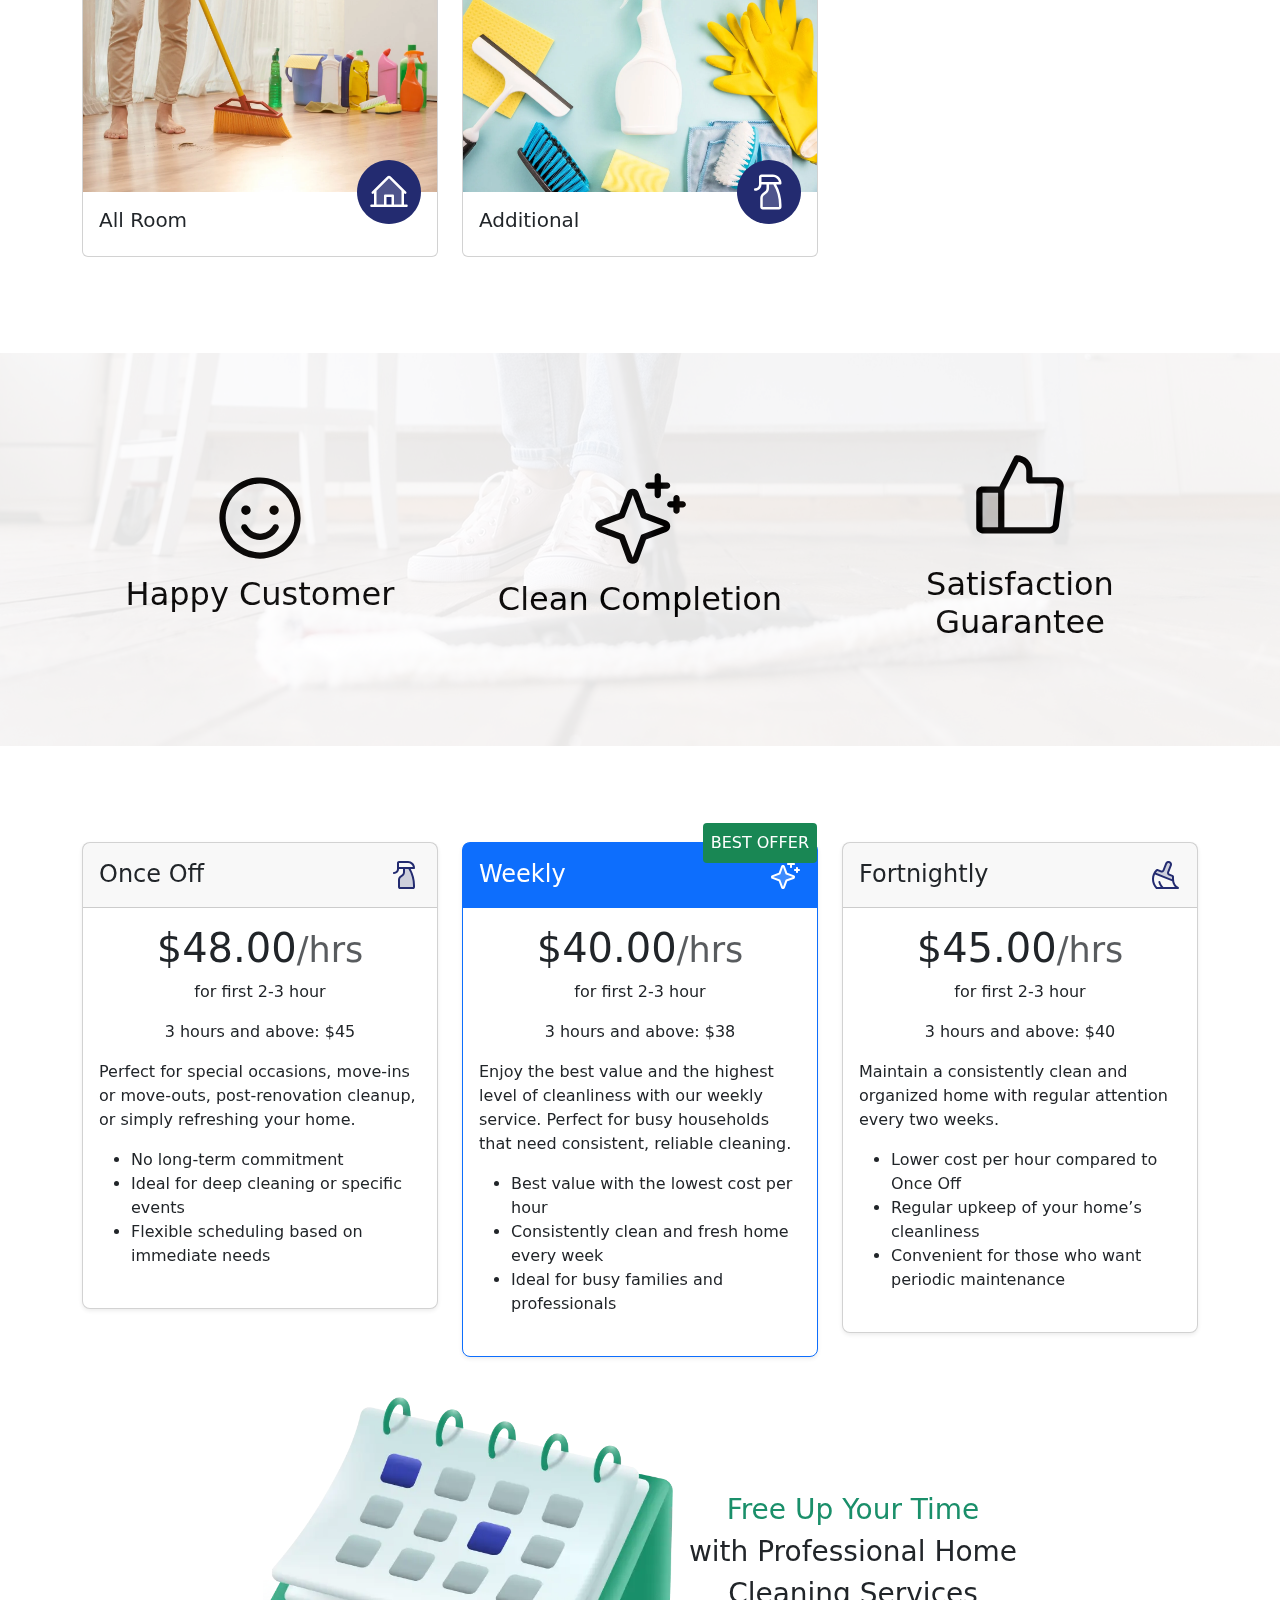
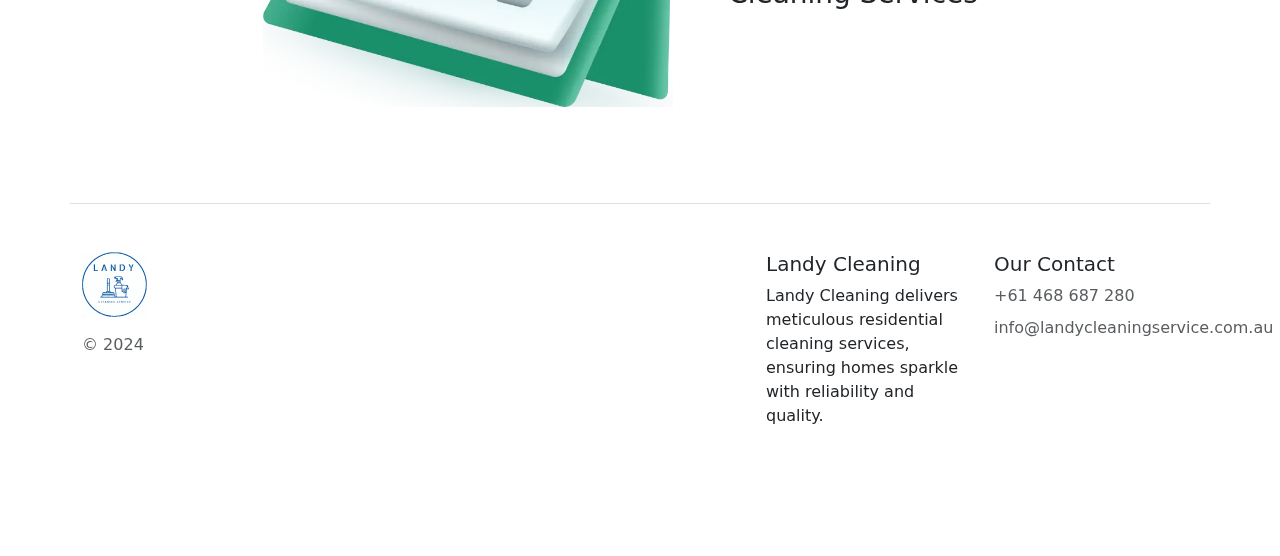
<file: services.html>
<!DOCTYPE html>
<html lang="en">

<head>
  <meta charset="UTF-8">
  <meta name="viewport" content="width=device-width, initial-scale=1.0">
  <title>Document</title>
  <link rel="stylesheet" href="./lib/bootstrap.min.css">
  <script src="./lib/bootstrap.bundle.min.js"></script>
  <style>
    /* * {
      outline: 1px solid red;
    } */
  </style>
</head>

<body style="overflow-x: hidden;">

  <nav class="navbar navbar-expand-lg bg-body-tertiary">
    <div class="container">
      <a class="navbar-brand" style="margin-right: auto;" href="./index.html">
        <img src="./public/landy_cleaning_service_logo.svg" alt="Landy" width="65" height="65">
      </a>
      <button class="navbar-toggler" type="button" data-bs-toggle="collapse" data-bs-target="#navbarSupportedContent"
        aria-controls="navbarSupportedContent" aria-expanded="false" aria-label="Toggle navigation">
        <span class="navbar-toggler-icon"></span>
      </button>
      <div class="collapse navbar-collapse" id="navbarSupportedContent" style=" flex-grow:0;">
        <ul class="navbar-nav me-auto mb-2 mb-lg-0">

          <li class="nav-item">
            <a class="nav-link active" aria-current="page" href="./index.html">Home</a>
          </li>

          <li class="nav-item dropdown">
            <a class="nav-link dropdown-toggle" href="#" role="button" data-bs-toggle="dropdown" aria-expanded="false">
              Services
            </a>
            <ul class="dropdown-menu">
              <li><a class="dropdown-item" href="./services.html">All</a></li>
              <li>
                <hr class="dropdown-divider">
              </li>
              <li><a class="dropdown-item" href="#" onclick="navigateToService(1)">Bathroom</a></li>
              <li><a class="dropdown-item" href="#" onclick="navigateToService(2)">Livingroom</a></li>
              <li><a class="dropdown-item" href="#" onclick="navigateToService(3)">Kitchen</a></li>
              <li><a class="dropdown-item" href="#" onclick="navigateToService(4)">Bedroom</a></li>
              <li><a class="dropdown-item" href="#" onclick="navigateToService(5)">Laundry Room</a></li>
              <li><a class="dropdown-item" href="#" onclick="navigateToService(6)">Door</a></li>
              <li><a class="dropdown-item" href="#" onclick="navigateToService(7)">All Room</a></li>
              <li><a class="dropdown-item" href="#" onclick="navigateToService(8)">Additional</a></li>
            </ul>
          </li>

          <li class="nav-item">
            <a class="nav-link" href="./about.html">About Us</a>
          </li>

          <li class="nav-item">
            <a class="nav-link" href="./faq.html">FAQ</a>
          </li>

        </ul>
      </div>
    </div>
  </nav>

  <div
    style="height: 400px; position: relative; overflow: hidden; background: url(./public/services-hero.webp); background-position: bottom;">

    <div
      style="position: absolute; left: 0; right: 0; bottom: 0; width: 100%; height: 100%; z-index: 3; display: flex; justify-content: center; align-items: center; gap: .5rem;">
      <span class="display-5 fw-bold" style="color: #FFFFFF;">Our Service</span>
    </div>

    <div
      style="background: #232B70; mix-blend-mode: multiply; opacity: 0.77; position: absolute; left: 0; right: 0; bottom: 0; width: 100%; height: 100%; z-index: 2;">
    </div>
  </div>

  <div class="px-4 py-5 my-5">
    <div class="container">

      <div style="display: flex; flex-wrap: wrap; gap: 1rem;" class="mb-5">
        <h1 class="display-4 fw-bold lh-1 text-body-emphasis mb-3"
          style="flex-shrink: 1; flex-grow: 1; flex-basis: 600px;">Experience a Sparkling Home Every Day</h1>
        <p class="col-lg-10 fs-4" style="flex-shrink: 1; flex-grow: 1; flex-basis: 600px;">Below is an example form
          built entirely with Bootstrap’s form controls. Each required form group has a validation state that can be
          triggered by attempting to submit the form without completing it.</p>
      </div>

      <div class="row row-cols-1 row-cols-md-3 g-4">

        <div class="col">
          <div class="card">
            <img src="./public/bathroom.webp" class="card-img-top" alt="...">
            <div class="card-body" style="position: relative;">
              <svg width="64" height="64" viewBox="0 0 64 64" fill="none" xmlns="http://www.w3.org/2000/svg"
                style="position: absolute; right: 0; top: 0; transform: translateY(-50%); margin-right: 1rem;">
                <path
                  d="M0 32C0 14.3269 14.3269 0 32 0C49.6731 0 64 14.3269 64 32C64 49.6731 49.6731 64 32 64C14.3269 64 0 49.6731 0 32Z"
                  fill="#232B70" />
                <path opacity="0.2"
                  d="M49.5 28.25V34.5C49.5 36.4891 48.7098 38.3968 47.3033 39.8033C45.8968 41.2098 43.9891 42 42 42H22C20.0109 42 18.1032 41.2098 16.6967 39.8033C15.2902 38.3968 14.5 36.4891 14.5 34.5V28.25H33.25V34.5H43.25V28.25H49.5Z"
                  fill="white" />
                <path
                  d="M49.5 27.0001H44.5C44.5 26.6685 44.3683 26.3506 44.1339 26.1162C43.8995 25.8818 43.5815 25.7501 43.25 25.7501H33.25C32.9185 25.7501 32.6005 25.8818 32.3661 26.1162C32.1317 26.3506 32 26.6685 32 27.0001H22V20.1251C22 19.6278 22.1975 19.1509 22.5492 18.7992C22.9008 18.4476 23.3777 18.2501 23.875 18.2501C24.3145 18.2483 24.7415 18.3954 25.0866 18.6676C25.4317 18.9397 25.6743 19.3207 25.775 19.7485C25.8437 20.0706 26.0367 20.3526 26.3121 20.5332C26.5876 20.7138 26.9232 20.7784 27.246 20.713C27.5688 20.6475 27.8527 20.4573 28.036 20.1836C28.2193 19.91 28.2873 19.5751 28.225 19.2516C28.0128 18.2569 27.4644 17.3658 26.6721 16.728C25.8798 16.0903 24.892 15.7449 23.875 15.7501C22.7147 15.7501 21.6019 16.211 20.7814 17.0315C19.9609 17.8519 19.5 18.9647 19.5 20.1251V27.0001H14.5C14.1685 27.0001 13.8505 27.1318 13.6161 27.3662C13.3817 27.6006 13.25 27.9185 13.25 28.2501V34.5001C13.2525 36.8199 14.1752 39.0441 15.8156 40.6845C17.456 42.3249 19.6801 43.2476 22 43.2501V45.7501C22 46.0816 22.1317 46.3995 22.3661 46.6339C22.6005 46.8684 22.9185 47.0001 23.25 47.0001C23.5815 47.0001 23.8995 46.8684 24.1339 46.6339C24.3683 46.3995 24.5 46.0816 24.5 45.7501V43.2501H39.5V45.7501C39.5 46.0816 39.6317 46.3995 39.8661 46.6339C40.1005 46.8684 40.4185 47.0001 40.75 47.0001C41.0815 47.0001 41.3995 46.8684 41.6339 46.6339C41.8683 46.3995 42 46.0816 42 45.7501V43.2501C44.3199 43.2476 46.544 42.3249 48.1844 40.6845C49.8249 39.0441 50.7475 36.8199 50.75 34.5001V28.2501C50.75 27.9185 50.6183 27.6006 50.3839 27.3662C50.1495 27.1318 49.8315 27.0001 49.5 27.0001ZM42 28.2501V33.2501H34.5V28.2501H42ZM48.25 34.5001C48.25 35.3208 48.0883 36.1335 47.7742 36.8918C47.4602 37.6501 46.9998 38.3391 46.4194 38.9195C45.8391 39.4998 45.1501 39.9602 44.3918 40.2743C43.6335 40.5884 42.8208 40.7501 42 40.7501H22C20.3424 40.7501 18.7527 40.0916 17.5806 38.9195C16.4085 37.7474 15.75 36.1577 15.75 34.5001V29.5001H32V34.5001C32 34.8316 32.1317 35.1495 32.3661 35.3839C32.6005 35.6184 32.9185 35.7501 33.25 35.7501H43.25C43.5815 35.7501 43.8995 35.6184 44.1339 35.3839C44.3683 35.1495 44.5 34.8316 44.5 34.5001V29.5001H48.25V34.5001Z"
                  fill="white" />
              </svg>
              <h5 class="card-title">Bathroom</h5>
            </div>
            <a href="#" onclick="navigateToService(1)" class="stretched-link"></a>
          </div>
        </div>

        <div class="col">
          <div class="card">
            <img src="./public/livingroom.webp" class="card-img-top" alt="...">
            <div class="card-body" style="position: relative;">
              <svg width="64" height="64" viewBox="0 0 64 64" fill="none" xmlns="http://www.w3.org/2000/svg"
                style="position: absolute; right: 0; top: 0; transform: translateY(-50%); margin-right: 1rem;">
                <path
                  d="M0 32C0 14.3269 14.3269 0 32 0C49.6731 0 64 14.3269 64 32C64 49.6731 49.6731 64 32 64C14.3269 64 0 49.6731 0 32Z"
                  fill="#232B70" />
                <path opacity="0.2"
                  d="M49.5 32C49.5 33.3261 48.9732 34.5979 48.0355 35.5355C47.0979 36.4732 45.8261 37 44.5 37V43.25C44.5 43.5815 44.3683 43.8995 44.1339 44.1339C43.8995 44.3683 43.5815 44.5 43.25 44.5H20.75C20.4185 44.5 20.1005 44.3683 19.8661 44.1339C19.6317 43.8995 19.5 43.5815 19.5 43.25V37C18.1739 37 16.9021 36.4732 15.9645 35.5355C15.0268 34.5979 14.5 33.3261 14.5 32C14.5 30.6739 15.0268 29.4021 15.9645 28.4645C16.9021 27.5268 18.1739 27 19.5 27V23.25C19.5 21.9239 20.0268 20.6521 20.9645 19.7145C21.9021 18.7768 23.1739 18.25 24.5 18.25H39.5C40.8261 18.25 42.0979 18.7768 43.0355 19.7145C43.9732 20.6521 44.5 21.9239 44.5 23.25V27C45.8261 27 47.0979 27.5268 48.0355 28.4645C48.9732 29.4021 49.5 30.6739 49.5 32Z"
                  fill="white" />
                <path
                  d="M45.75 25.875V23.25C45.75 21.5924 45.0916 20.0027 43.9195 18.8306C42.7474 17.6585 41.1576 17 39.5 17H24.5C22.8424 17 21.2527 17.6585 20.0806 18.8306C18.9085 20.0027 18.25 21.5924 18.25 23.25V25.875C16.8372 26.1619 15.5669 26.9284 14.6546 28.0447C13.7422 29.1609 13.2438 30.5583 13.2438 32C13.2438 33.4417 13.7422 34.8391 14.6546 35.9553C15.5669 37.0716 16.8372 37.8381 18.25 38.125V43.25C18.25 43.913 18.5134 44.5489 18.9823 45.0178C19.4511 45.4866 20.087 45.75 20.75 45.75H43.25C43.9131 45.75 44.549 45.4866 45.0178 45.0178C45.4866 44.5489 45.75 43.913 45.75 43.25V38.125C47.1629 37.8381 48.4331 37.0716 49.3455 35.9553C50.2579 34.8391 50.7563 33.4417 50.7563 32C50.7563 30.5583 50.2579 29.1609 49.3455 28.0447C48.4331 26.9284 47.1629 26.1619 45.75 25.875ZM24.5 19.5H39.5C40.4946 19.5 41.4484 19.8951 42.1517 20.5983C42.855 21.3016 43.25 22.2554 43.25 23.25V25.875C41.8393 26.1651 40.5717 26.9327 39.6609 28.0484C38.7501 29.1641 38.2518 30.5597 38.25 32H25.75C25.7483 30.5597 25.25 29.1641 24.3392 28.0484C23.4284 26.9327 22.1608 26.1651 20.75 25.875V23.25C20.75 22.2554 21.1451 21.3016 21.8484 20.5983C22.5517 19.8951 23.5055 19.5 24.5 19.5ZM44.561 35.75H44.5C44.1685 35.75 43.8506 35.8817 43.6162 36.1161C43.3817 36.3505 43.25 36.6685 43.25 37V43.25H20.75V37C20.75 36.6685 20.6183 36.3505 20.3839 36.1161C20.1495 35.8817 19.8316 35.75 19.5 35.75H19.4391C18.7001 35.738 17.9812 35.5079 17.3726 35.0886C16.764 34.6693 16.2928 34.0795 16.0183 33.3933C15.7438 32.7071 15.6782 31.9551 15.8297 31.2318C15.9812 30.5084 16.3431 29.8459 16.8698 29.3276C17.3966 28.8092 18.0649 28.458 18.7906 28.3182C19.5163 28.1784 20.2671 28.2561 20.9488 28.5417C21.6305 28.8272 22.2126 29.3078 22.622 29.9231C23.0315 30.5384 23.2499 31.2609 23.25 32V38.25C23.25 38.5815 23.3817 38.8995 23.6162 39.1339C23.8506 39.3683 24.1685 39.5 24.5 39.5C24.8316 39.5 25.1495 39.3683 25.3839 39.1339C25.6183 38.8995 25.75 38.5815 25.75 38.25V34.5H38.25V38.25C38.25 38.5815 38.3817 38.8995 38.6162 39.1339C38.8506 39.3683 39.1685 39.5 39.5 39.5C39.8316 39.5 40.1495 39.3683 40.3839 39.1339C40.6183 38.8995 40.75 38.5815 40.75 38.25V32C40.7501 31.2609 40.9686 30.5384 41.378 29.9231C41.7875 29.3078 42.3696 28.8272 43.0513 28.5417C43.7329 28.2561 44.4838 28.1784 45.2095 28.3182C45.9352 28.458 46.6034 28.8092 47.1302 29.3276C47.657 29.8459 48.0189 30.5084 48.1704 31.2318C48.3219 31.9551 48.2563 32.7071 47.9818 33.3933C47.7073 34.0795 47.2361 34.6693 46.6275 35.0886C46.0189 35.5079 45.2999 35.738 44.561 35.75Z"
                  fill="white" />
              </svg>
              <h5 class="card-title">Livingroom</h5>
            </div>
            <a href="#" onclick="navigateToService(2)" class="stretched-link"></a>
          </div>
        </div>

        <div class="col">
          <div class="card">
            <img src="./public/kitchen.webp" class="card-img-top" alt="...">
            <div class="card-body" style="position: relative;">
              <svg width="64" height="64" viewBox="0 0 64 64" fill="none" xmlns="http://www.w3.org/2000/svg"
                style="position: absolute; right: 0; top: 0; transform: translateY(-50%); margin-right: 1rem;">
                <path
                  d="M0 32C0 14.3269 14.3269 0 32 0C49.6731 0 64 14.3269 64 32C64 49.6731 49.6731 64 32 64C14.3269 64 0 49.6731 0 32Z"
                  fill="#232B70" />
                <path opacity="0.2" d="M40.75 29.5V40.75H23.25V29.5H40.75Z" fill="white" />
                <path
                  d="M44.5 17H19.5C18.837 17 18.2011 17.2634 17.7322 17.7322C17.2634 18.2011 17 18.837 17 19.5V44.5C17 45.163 17.2634 45.7989 17.7322 46.2678C18.2011 46.7366 18.837 47 19.5 47H44.5C45.163 47 45.7989 46.7366 46.2678 46.2678C46.7366 45.7989 47 45.163 47 44.5V19.5C47 18.837 46.7366 18.2011 46.2678 17.7322C45.7989 17.2634 45.163 17 44.5 17ZM44.5 44.5H19.5V19.5H44.5V44.5ZM23.25 23.875C23.25 23.5042 23.36 23.1416 23.566 22.8333C23.772 22.525 24.0649 22.2846 24.4075 22.1427C24.7501 22.0008 25.1271 21.9637 25.4908 22.036C25.8545 22.1084 26.1886 22.287 26.4508 22.5492C26.713 22.8114 26.8916 23.1455 26.964 23.5092C27.0363 23.8729 26.9992 24.2499 26.8573 24.5925C26.7154 24.9351 26.475 25.228 26.1667 25.434C25.8584 25.64 25.4958 25.75 25.125 25.75C24.6277 25.75 24.1508 25.5525 23.7992 25.2008C23.4475 24.8492 23.25 24.3723 23.25 23.875ZM30.125 23.875C30.125 23.5042 30.235 23.1416 30.441 22.8333C30.647 22.525 30.9399 22.2846 31.2825 22.1427C31.6251 22.0008 32.0021 21.9637 32.3658 22.036C32.7295 22.1084 33.0636 22.287 33.3258 22.5492C33.588 22.8114 33.7666 23.1455 33.839 23.5092C33.9113 23.8729 33.8742 24.2499 33.7323 24.5925C33.5904 24.9351 33.35 25.228 33.0417 25.434C32.7334 25.64 32.3708 25.75 32 25.75C31.5027 25.75 31.0258 25.5525 30.6742 25.2008C30.3225 24.8492 30.125 24.3723 30.125 23.875ZM37 23.875C37 23.5042 37.11 23.1416 37.316 22.8333C37.522 22.525 37.8149 22.2846 38.1575 22.1427C38.5001 22.0008 38.8771 21.9637 39.2408 22.036C39.6045 22.1084 39.9386 22.287 40.2008 22.5492C40.463 22.8114 40.6416 23.1455 40.714 23.5092C40.7863 23.8729 40.7492 24.2499 40.6073 24.5925C40.4654 24.9351 40.225 25.228 39.9167 25.434C39.6084 25.64 39.2458 25.75 38.875 25.75C38.3777 25.75 37.9008 25.5525 37.5492 25.2008C37.1975 24.8492 37 24.3723 37 23.875ZM40.75 28.25H23.25C22.9185 28.25 22.6005 28.3817 22.3661 28.6161C22.1317 28.8505 22 29.1685 22 29.5V40.75C22 41.0815 22.1317 41.3995 22.3661 41.6339C22.6005 41.8683 22.9185 42 23.25 42H40.75C41.0815 42 41.3995 41.8683 41.6339 41.6339C41.8683 41.3995 42 41.0815 42 40.75V29.5C42 29.1685 41.8683 28.8505 41.6339 28.6161C41.3995 28.3817 41.0815 28.25 40.75 28.25ZM39.5 39.5H24.5V30.75H39.5V39.5Z"
                  fill="white" />
              </svg>
              <h5 class="card-title">Kitchen</h5>
            </div>
            <a href="#" onclick="navigateToService(3)" class="stretched-link"></a>
          </div>
        </div>

        <div class="col">
          <div class="card">
            <img src="./public/bedroom.webp" class="card-img-top" alt="...">
            <div class="card-body" style="position: relative;">
              <svg width="64" height="64" viewBox="0 0 64 64" fill="none" xmlns="http://www.w3.org/2000/svg"
                style="position: absolute; right: 0; top: 0; transform: translateY(-50%); margin-right: 1rem;">
                <path
                  d="M0 32C0 14.3269 14.3269 0 32 0C49.6731 0 64 14.3269 64 32C64 49.6731 49.6731 64 32 64C14.3269 64 0 49.6731 0 32Z"
                  fill="#232B70" />
                <path opacity="0.2"
                  d="M50.75 29.5V38.25H29.5V24.5H45.75C47.0761 24.5 48.3479 25.0268 49.2855 25.9645C50.2232 26.9021 50.75 28.1739 50.75 29.5Z"
                  fill="white" />
                <path
                  d="M45.75 23.25H17V19.5C17 19.1685 16.8683 18.8505 16.6339 18.6161C16.3995 18.3817 16.0815 18.25 15.75 18.25C15.4185 18.25 15.1005 18.3817 14.8661 18.6161C14.6317 18.8505 14.5 19.1685 14.5 19.5V44.5C14.5 44.8315 14.6317 45.1495 14.8661 45.3839C15.1005 45.6183 15.4185 45.75 15.75 45.75C16.0815 45.75 16.3995 45.6183 16.6339 45.3839C16.8683 45.1495 17 44.8315 17 44.5V39.5H49.5V44.5C49.5 44.8315 49.6317 45.1495 49.8661 45.3839C50.1005 45.6183 50.4185 45.75 50.75 45.75C51.0815 45.75 51.3995 45.6183 51.6339 45.3839C51.8683 45.1495 52 44.8315 52 44.5V29.5C52 27.8424 51.3415 26.2527 50.1694 25.0806C48.9973 23.9085 47.4076 23.25 45.75 23.25ZM17 25.75H28.25V37H17V25.75ZM30.75 37V25.75H45.75C46.7446 25.75 47.6984 26.1451 48.4016 26.8483C49.1049 27.5516 49.5 28.5054 49.5 29.5V37H30.75Z"
                  fill="white" />
              </svg>
              <h5 class="card-title">Bedroom</h5>
            </div>
            <a href="#" onclick="navigateToService(4)" class="stretched-link"></a>
          </div>
        </div>

        <div class="col">
          <div class="card">
            <img src="./public/laundryroom.webp" class="card-img-top" alt="...">
            <div class="card-body" style="position: relative;">
              <svg width="64" height="64" viewBox="0 0 64 64" fill="none" xmlns="http://www.w3.org/2000/svg"
                style="position: absolute; right: 0; top: 0; transform: translateY(-50%); margin-right: 1rem;">
                <path
                  d="M0 32C0 14.3269 14.3269 0 32 0C49.6731 0 64 14.3269 64 32C64 49.6731 49.6731 64 32 64C14.3269 64 0 49.6731 0 32Z"
                  fill="#232B70" />
                <path opacity="0.2"
                  d="M40.75 32C40.75 33.7306 40.2368 35.4223 39.2754 36.8612C38.3139 38.3002 36.9473 39.4217 35.3485 40.0839C33.7496 40.7462 31.9903 40.9195 30.293 40.5819C28.5956 40.2442 27.0365 39.4109 25.8128 38.1872C24.5891 36.9635 23.7558 35.4044 23.4181 33.707C23.0805 32.0097 23.2538 30.2504 23.9161 28.6515C24.5783 27.0527 25.6998 25.6861 27.1388 24.7246C28.5777 23.7632 30.2694 23.25 32 23.25C34.3206 23.25 36.5462 24.1719 38.1872 25.8128C39.8281 27.4538 40.75 29.6794 40.75 32Z"
                  fill="white" />
                <path
                  d="M44.5 17H19.5C18.837 17 18.2011 17.2634 17.7322 17.7322C17.2634 18.2011 17 18.837 17 19.5V44.5C17 45.163 17.2634 45.7989 17.7322 46.2678C18.2011 46.7366 18.837 47 19.5 47H44.5C45.163 47 45.7989 46.7366 46.2678 46.2678C46.7366 45.7989 47 45.163 47 44.5V19.5C47 18.837 46.7366 18.2011 46.2678 17.7322C45.7989 17.2634 45.163 17 44.5 17ZM44.5 44.5H19.5V19.5H44.5V44.5ZM32 22C30.0222 22 28.0888 22.5865 26.4443 23.6853C24.7998 24.7841 23.5181 26.3459 22.7612 28.1732C22.0043 30.0004 21.8063 32.0111 22.1921 33.9509C22.578 35.8907 23.5304 37.6725 24.9289 39.0711C26.3275 40.4696 28.1093 41.422 30.0491 41.8079C31.9889 42.1937 33.9996 41.9957 35.8268 41.2388C37.6541 40.4819 39.2159 39.2002 40.3147 37.5557C41.4135 35.9112 42 33.9778 42 32C41.9971 29.3487 40.9426 26.8069 39.0679 24.9321C37.1931 23.0574 34.6513 22.0029 32 22ZM32 39.5C30.5166 39.5 29.0666 39.0601 27.8332 38.236C26.5999 37.4119 25.6386 36.2406 25.0709 34.8701C24.5032 33.4997 24.3547 31.9917 24.6441 30.5368C24.9335 29.082 25.6478 27.7456 26.6967 26.6967C27.7456 25.6478 29.082 24.9335 30.5368 24.6441C31.9917 24.3547 33.4997 24.5032 34.8701 25.0709C36.2406 25.6386 37.4119 26.5999 38.236 27.8332C39.0601 29.0666 39.5 30.5166 39.5 32C39.4979 33.9885 38.7071 35.8949 37.301 37.301C35.8949 38.7071 33.9885 39.4979 32 39.5ZM43.25 22.625C43.25 22.9958 43.14 23.3584 42.934 23.6667C42.728 23.975 42.4351 24.2154 42.0925 24.3573C41.7499 24.4992 41.3729 24.5363 41.0092 24.464C40.6455 24.3916 40.3114 24.213 40.0492 23.9508C39.787 23.6886 39.6084 23.3545 39.536 22.9908C39.4637 22.6271 39.5008 22.2501 39.6427 21.9075C39.7846 21.5649 40.025 21.272 40.3333 21.066C40.6416 20.86 41.0042 20.75 41.375 20.75C41.8723 20.75 42.3492 20.9475 42.7008 21.2992C43.0525 21.6508 43.25 22.1277 43.25 22.625ZM31.6344 30.3844L29.1344 32.8844C28.8998 33.1189 28.5817 33.2507 28.25 33.2507C27.9183 33.2507 27.6002 33.1189 27.3656 32.8844C27.1311 32.6498 26.9993 32.3317 26.9993 32C26.9993 31.6683 27.1311 31.3502 27.3656 31.1156L29.8656 28.6156C30.1002 28.3811 30.4183 28.2493 30.75 28.2493C31.0817 28.2493 31.3998 28.3811 31.6344 28.6156C31.8689 28.8502 32.0007 29.1683 32.0007 29.5C32.0007 29.8317 31.8689 30.1498 31.6344 30.3844ZM36.6344 29.8656C36.7506 29.9817 36.8428 30.1196 36.9057 30.2713C36.9686 30.4231 37.001 30.5857 37.001 30.75C37.001 30.9143 36.9686 31.0769 36.9057 31.2287C36.8428 31.3804 36.7506 31.5183 36.6344 31.6344L31.6344 36.6344C31.5182 36.7505 31.3804 36.8426 31.2286 36.9055C31.0769 36.9683 30.9142 37.0007 30.75 37.0007C30.5858 37.0007 30.4231 36.9683 30.2714 36.9055C30.1196 36.8426 29.9818 36.7505 29.8656 36.6344C29.7495 36.5182 29.6574 36.3804 29.5945 36.2286C29.5317 36.0769 29.4993 35.9142 29.4993 35.75C29.4993 35.5858 29.5317 35.4231 29.5945 35.2714C29.6574 35.1196 29.7495 34.9818 29.8656 34.8656L34.8656 29.8656C34.9817 29.7494 35.1196 29.6572 35.2713 29.5943C35.4231 29.5314 35.5857 29.499 35.75 29.499C35.9143 29.499 36.0769 29.5314 36.2287 29.5943C36.3804 29.6572 36.5183 29.7494 36.6344 29.8656Z"
                  fill="white" />
              </svg>
              <h5 class="card-title">Laundry Room</h5>
            </div>
            <a href="#" onclick="navigateToService(5)" class="stretched-link"></a>
          </div>
        </div>

        <div class="col">
          <div class="card">
            <img src="./public/door.webp" class="card-img-top" alt="...">
            <div class="card-body" style="position: relative;">
              <svg width="64" height="64" viewBox="0 0 64 64" fill="none" xmlns="http://www.w3.org/2000/svg"
                style="position: absolute; right: 0; top: 0; transform: translateY(-50%); margin-right: 1rem;">
                <path
                  d="M0 32C0 14.3269 14.3269 0 32 0C49.6731 0 64 14.3269 64 32C64 49.6731 49.6731 64 32 64C14.3269 64 0 49.6731 0 32Z"
                  fill="#232B70" />
                <path opacity="0.2"
                  d="M43.25 18.25V47H38.25V17H42C42.3315 17 42.6495 17.1317 42.8839 17.3661C43.1183 17.6005 43.25 17.9185 43.25 18.25Z"
                  fill="white" />
                <path
                  d="M48.25 45.75H44.5V18.25C44.5 17.587 44.2366 16.9511 43.7678 16.4822C43.2989 16.0134 42.663 15.75 42 15.75H22C21.337 15.75 20.7011 16.0134 20.2322 16.4822C19.7634 16.9511 19.5 17.587 19.5 18.25V45.75H15.75C15.4185 45.75 15.1005 45.8817 14.8661 46.1161C14.6317 46.3505 14.5 46.6685 14.5 47C14.5 47.3315 14.6317 47.6495 14.8661 47.8839C15.1005 48.1183 15.4185 48.25 15.75 48.25H48.25C48.5815 48.25 48.8995 48.1183 49.1339 47.8839C49.3683 47.6495 49.5 47.3315 49.5 47C49.5 46.6685 49.3683 46.3505 49.1339 46.1161C48.8995 45.8817 48.5815 45.75 48.25 45.75ZM42 45.75H39.5V18.25H42V45.75ZM22 18.25H37V45.75H22V18.25ZM34.5 32.625C34.5 32.9958 34.39 33.3584 34.184 33.6667C33.978 33.975 33.6851 34.2154 33.3425 34.3573C32.9999 34.4992 32.6229 34.5363 32.2592 34.464C31.8955 34.3916 31.5614 34.213 31.2992 33.9508C31.037 33.6886 30.8584 33.3545 30.786 32.9908C30.7137 32.6271 30.7508 32.2501 30.8927 31.9075C31.0346 31.5649 31.275 31.272 31.5833 31.066C31.8916 30.86 32.2542 30.75 32.625 30.75C33.1223 30.75 33.5992 30.9475 33.9508 31.2992C34.3025 31.6508 34.5 32.1277 34.5 32.625Z"
                  fill="white" />
              </svg>
              <h5 class="card-title">Door</h5>
            </div>
            <a href="#" onclick="navigateToService(6)" class="stretched-link"></a>
          </div>
        </div>

        <div class="col">
          <div class="card">
            <img src="./public/allroom.webp" class="card-img-top" alt="...">
            <div class="card-body" style="position: relative;">
              <svg width="64" height="64" viewBox="0 0 64 64" fill="none" xmlns="http://www.w3.org/2000/svg"
                style="position: absolute; right: 0; top: 0; transform: translateY(-50%); margin-right: 1rem;">
                <path
                  d="M0 32C0 14.3269 14.3269 0 32 0C49.6731 0 64 14.3269 64 32C64 49.6731 49.6731 64 32 64C14.3269 64 0 49.6731 0 32Z"
                  fill="#232B70" />
                <path opacity="0.2"
                  d="M45.75 30.2328V45.75H35.75V35.75H28.25V45.75H18.25V30.2328L31.1156 17.3656C31.2317 17.2494 31.3696 17.1572 31.5213 17.0943C31.6731 17.0314 31.8357 16.999 32 16.999C32.1643 16.999 32.3269 17.0314 32.4787 17.0943C32.6304 17.1572 32.7683 17.2494 32.8844 17.3656L45.75 30.2328Z"
                  fill="white" />
                <path
                  d="M49.5 44.4999H47V33.2499L47.3656 33.6155C47.6006 33.8501 47.9191 33.9817 48.2511 33.9814C48.5831 33.9811 48.9014 33.8489 49.1359 33.614C49.3705 33.379 49.5021 33.0605 49.5018 32.7285C49.5015 32.3965 49.3693 32.0782 49.1344 31.8437L33.7672 16.4812C33.2984 16.0127 32.6628 15.7495 32 15.7495C31.3372 15.7495 30.7016 16.0127 30.2328 16.4812L14.8656 31.8437C14.6313 32.0782 14.4997 32.3963 14.4999 32.7278C14.5 33.0594 14.6319 33.3773 14.8664 33.6116C15.101 33.846 15.419 33.9775 15.7506 33.9774C16.0821 33.9773 16.4 33.8454 16.6344 33.6109L17 33.2499V44.4999H14.5C14.1685 44.4999 13.8505 44.6316 13.6161 44.866C13.3817 45.1005 13.25 45.4184 13.25 45.7499C13.25 46.0814 13.3817 46.3994 13.6161 46.6338C13.8505 46.8682 14.1685 46.9999 14.5 46.9999H49.5C49.8315 46.9999 50.1495 46.8682 50.3839 46.6338C50.6183 46.3994 50.75 46.0814 50.75 45.7499C50.75 45.4184 50.6183 45.1005 50.3839 44.866C50.1495 44.6316 49.8315 44.4999 49.5 44.4999ZM19.5 30.7499L32 18.2499L44.5 30.7499V44.4999H37V35.7499C37 35.4184 36.8683 35.1005 36.6339 34.866C36.3995 34.6316 36.0815 34.4999 35.75 34.4999H28.25C27.9185 34.4999 27.6005 34.6316 27.3661 34.866C27.1317 35.1005 27 35.4184 27 35.7499V44.4999H19.5V30.7499ZM34.5 44.4999H29.5V36.9999H34.5V44.4999Z"
                  fill="white" />
              </svg>
              <h5 class="card-title">All Room</h5>
            </div>
            <a href="#" onclick="navigateToService(7)" class="stretched-link"></a>
          </div>
        </div>

        <div class="col">
          <div class="card">
            <img src="./public/other.webp" class="card-img-top" alt="...">
            <div class="card-body" style="position: relative;">
              <svg width="64" height="64" viewBox="0 0 64 64" fill="none" xmlns="http://www.w3.org/2000/svg"
                style="position: absolute; right: 0; top: 0; transform: translateY(-50%); margin-right: 1rem;">
                <path
                  d="M0 32C0 14.3269 14.3269 0 32 0C49.6731 0 64 14.3269 64 32C64 49.6731 49.6731 64 32 64C14.3269 64 0 49.6731 0 32Z"
                  fill="#232B70" />
                <path opacity="0.2"
                  d="M43.25 45.0422V47C43.25 47.3315 43.1183 47.6495 42.8839 47.8839C42.6495 48.1183 42.3315 48.25 42 48.25H25.75C25.4185 48.25 25.1005 48.1183 24.8661 47.8839C24.6317 47.6495 24.5 47.3315 24.5 47V38.1531C24.4995 37.4031 24.6678 36.6625 24.9924 35.9863C25.317 35.3102 25.7895 34.7157 26.375 34.2469L28.875 32.25C29.4605 31.7812 29.933 31.1867 30.2576 30.5105C30.5822 29.8343 30.7505 29.0938 30.75 28.3438V23.25H37C41.0844 29.7848 43.2501 37.336 43.25 45.0422Z"
                  fill="white" />
                <path
                  d="M43.25 24.5C43.5815 24.5 43.8995 24.3683 44.1339 24.1339C44.3683 23.8995 44.5 23.5815 44.5 23.25C44.4975 20.9301 43.5749 18.706 41.9344 17.0656C40.294 15.4252 38.0699 14.5025 35.75 14.5H24.5C23.837 14.5 23.2011 14.7634 22.7322 15.2322C22.2634 15.7011 22 16.337 22 17V24.5C22 25.4946 21.6049 26.4484 20.9017 27.1517C20.1984 27.8549 19.2446 28.25 18.25 28.25C17.9185 28.25 17.6005 28.3817 17.3661 28.6161C17.1317 28.8505 17 29.1685 17 29.5C17 29.8315 17.1317 30.1495 17.3661 30.3839C17.6005 30.6183 17.9185 30.75 18.25 30.75C19.9076 30.75 21.4973 30.0915 22.6694 28.9194C23.8415 27.7473 24.5 26.1576 24.5 24.5H29.5V28.3469C29.5016 28.9094 29.3759 29.465 29.1324 29.9721C28.8889 30.4791 28.5338 30.9246 28.0938 31.275L25.5938 33.2734C24.8605 33.8575 24.2688 34.5998 23.8629 35.4448C23.457 36.2898 23.2475 37.2157 23.25 38.1531V47C23.25 47.663 23.5134 48.2989 23.9822 48.7678C24.4511 49.2366 25.087 49.5 25.75 49.5H42C42.663 49.5 43.2989 49.2366 43.7678 48.7678C44.2366 48.2989 44.5 47.663 44.5 47V45.0422C44.5021 37.8548 42.6738 30.7853 39.1875 24.5H43.25ZM24.5 17H35.75C37.1902 17.0021 38.5857 17.5004 39.7013 18.4112C40.817 19.3219 41.5847 20.5894 41.875 22H24.5V17ZM42 45.0422V47H25.75V38.1531C25.7484 37.5906 25.8741 37.035 26.1176 36.5279C26.3611 36.0209 26.7162 35.5754 27.1562 35.225L29.6562 33.2266C30.3895 32.6425 30.9812 31.9002 31.3871 31.0552C31.793 30.2102 32.0025 29.2843 32 28.3469V24.5H36.3C40.0316 30.7021 42.0022 37.804 42 45.0422Z"
                  fill="white" />
              </svg>
              <h5 class="card-title">Additional</h5>
            </div>
            <a href="#" onclick="navigateToService(8)" class="stretched-link"></a>
          </div>
        </div>

      </div>
    </div>
  </div>

  <div class="px-4 py-5" id="featured-3" style="position: relative;">
    <div
      style="background: url(./public/counter.webp); opacity: 0.1; position: absolute; left: 0; top: 0; right: 0; bottom: 0; background-position-y: bottom; background-position-x: center;">
    </div>
    <div class="container">
      <div class="row g-4 py-5 row-cols-1 row-cols-lg-3">

        <div class="feature col" style="display: flex; flex-direction: column; justify-content: center;">
          <div class="feature-icon d-inline-flex align-items-center justify-content-center fs-2 mb-3">
            <svg width="82" height="82" viewBox="0 0 82 82" fill="none" xmlns="http://www.w3.org/2000/svg"
              style="display: block;">
              <path
                d="M41 0.375C32.9651 0.375 25.1107 2.75762 18.43 7.22155C11.7492 11.6855 6.54221 18.0302 3.4674 25.4535C0.392587 32.8767 -0.411924 41.0451 1.1556 48.9255C2.72313 56.806 6.59228 64.0447 12.2738 69.7262C17.9553 75.4077 25.194 79.2769 33.0745 80.8444C40.9549 82.4119 49.1233 81.6074 56.5465 78.5326C63.9698 75.4578 70.3145 70.2508 74.7785 63.57C79.2424 56.8893 81.625 49.0349 81.625 41C81.6136 30.2291 77.3299 19.9026 69.7137 12.2864C62.0975 4.67015 51.7709 0.386374 41 0.375ZM41 75.375C34.2013 75.375 27.5552 73.3589 21.9023 69.5818C16.2493 65.8046 11.8434 60.436 9.24164 54.1548C6.63988 47.8735 5.95914 40.9619 7.28551 34.2938C8.61188 27.6257 11.8858 21.5006 16.6932 16.6932C21.5006 11.8858 27.6257 8.61187 34.2938 7.28551C40.9619 5.95914 47.8735 6.63988 54.1548 9.24164C60.436 11.8434 65.8046 16.2493 69.5818 21.9023C73.3589 27.5552 75.375 34.2013 75.375 41C75.3647 50.1136 71.7397 58.8511 65.2954 65.2954C58.8511 71.7397 50.1137 75.3647 41 75.375ZM22.25 33.1875C22.25 32.2604 22.5249 31.3541 23.04 30.5833C23.5551 29.8124 24.2871 29.2116 25.1437 28.8568C26.0002 28.502 26.9427 28.4092 27.852 28.5901C28.7613 28.7709 29.5965 29.2174 30.2521 29.8729C30.9076 30.5285 31.3541 31.3637 31.5349 32.273C31.7158 33.1823 31.623 34.1248 31.2682 34.9813C30.9134 35.8379 30.3126 36.57 29.5417 37.085C28.7709 37.6001 27.8646 37.875 26.9375 37.875C25.6943 37.875 24.502 37.3811 23.6229 36.5021C22.7439 35.623 22.25 34.4307 22.25 33.1875ZM59.75 33.1875C59.75 34.1146 59.4751 35.0209 58.96 35.7917C58.445 36.5626 57.7129 37.1634 56.8563 37.5182C55.9998 37.873 55.0573 37.9658 54.148 37.7849C53.2387 37.6041 52.4035 37.1576 51.7479 36.5021C51.0924 35.8465 50.6459 35.0113 50.4651 34.102C50.2842 33.1927 50.377 32.2502 50.7318 31.3937C51.0866 30.5371 51.6874 29.8051 52.4583 29.29C53.2291 28.7749 54.1354 28.5 55.0625 28.5C56.3057 28.5 57.498 28.9939 58.3771 29.8729C59.2561 30.752 59.75 31.9443 59.75 33.1875ZM59.3281 51.9375C55.3086 58.8867 48.6289 62.875 41 62.875C33.3711 62.875 26.6914 58.8906 22.6719 51.9375C22.4458 51.5818 22.294 51.1841 22.2255 50.7682C22.1571 50.3523 22.1736 49.9269 22.2738 49.5175C22.3741 49.1082 22.5562 48.7233 22.809 48.3861C23.0619 48.049 23.3803 47.7664 23.7452 47.5555C24.1101 47.3446 24.5139 47.2096 24.9323 47.1588C25.3507 47.108 25.775 47.1423 26.1798 47.2598C26.5846 47.3772 26.9614 47.5753 27.2877 47.8421C27.6139 48.109 27.8828 48.439 28.0781 48.8125C30.9961 53.8555 35.582 56.625 41 56.625C46.418 56.625 51.0039 53.8516 53.9219 48.8125C54.1172 48.439 54.3861 48.109 54.7124 47.8421C55.0386 47.5753 55.4154 47.3772 55.8202 47.2598C56.225 47.1423 56.6493 47.108 57.0677 47.1588C57.4861 47.2096 57.8899 47.3446 58.2548 47.5555C58.6197 47.7664 58.9381 48.049 59.191 48.3861C59.4439 48.7233 59.6259 49.1082 59.7262 49.5175C59.8264 49.9269 59.8429 50.3523 59.7745 50.7682C59.7061 51.1841 59.5542 51.5818 59.3281 51.9375Z"
                fill="black" />
            </svg>
          </div>
          <h3 class="fs-2 text-body-emphasis" style="display: block; text-align: center;">Happy Customer</h3>
        </div>

        <div class="feature col" style="display: flex; flex-direction: column; justify-content: center;">
          <div class="feature-icon d-inline-flex align-items-center justify-content-center fs-2 mb-3">
            <svg width="91" height="91" viewBox="0 0 91 91" fill="none" xmlns="http://www.w3.org/2000/svg"
              style="display: block;">
              <path
                d="M71.1797 47.4141L51.0313 39.9688L43.6094 19.8047C43.1699 18.6107 42.3747 17.5802 41.3311 16.8523C40.2875 16.1244 39.0458 15.7341 37.7734 15.7341C36.5011 15.7341 35.2594 16.1244 34.2158 16.8523C33.1722 17.5802 32.377 18.6107 31.9375 19.8047L24.4688 39.9688L4.3047 47.3906C3.11067 47.8301 2.08019 48.6253 1.3523 49.6689C0.624406 50.7125 0.234131 51.9542 0.234131 53.2266C0.234131 54.4989 0.624406 55.7406 1.3523 56.7842C2.08019 57.8278 3.11067 58.623 4.3047 59.0625L24.4688 66.5312L31.8906 86.6953C32.3302 87.8893 33.1253 88.9198 34.1689 89.6477C35.2125 90.3756 36.4542 90.7659 37.7266 90.7659C38.9989 90.7659 40.2407 90.3756 41.2842 89.6477C42.3278 88.9198 43.123 87.8893 43.5625 86.6953L51.0313 66.5312L71.1953 59.1094C72.3894 58.6699 73.4198 57.8747 74.1477 56.8311C74.8756 55.7875 75.2659 54.5458 75.2659 53.2734C75.2659 52.0011 74.8756 50.7594 74.1477 49.7158C73.4198 48.6722 72.3894 47.877 71.1953 47.4375L71.1797 47.4141ZM47.5156 61.1484C47.0915 61.3048 46.7062 61.5513 46.3866 61.8709C46.0669 62.1906 45.8204 62.5758 45.6641 63L37.75 84.4414L29.8516 63.0156C29.6955 62.587 29.4475 62.1977 29.1249 61.8751C28.8023 61.5526 28.413 61.3045 27.9844 61.1484L6.55861 53.25L27.9844 45.3516C28.413 45.1955 28.8023 44.9474 29.1249 44.6249C29.4475 44.3023 29.6955 43.913 29.8516 43.4844L37.75 22.0586L45.6484 43.4844C45.8048 43.9086 46.0513 44.2938 46.3709 44.6134C46.6906 44.9331 47.0758 45.1796 47.5 45.3359L68.9414 53.25L47.5156 61.1484ZM50.25 12.625C50.25 11.7962 50.5792 11.0013 51.1653 10.4153C51.7514 9.82924 52.5462 9.5 53.375 9.5H59.625V3.25C59.625 2.4212 59.9542 1.62634 60.5403 1.04029C61.1264 0.45424 61.9212 0.125 62.75 0.125C63.5788 0.125 64.3737 0.45424 64.9597 1.04029C65.5458 1.62634 65.875 2.4212 65.875 3.25V9.5H72.125C72.9538 9.5 73.7487 9.82924 74.3347 10.4153C74.9208 11.0013 75.25 11.7962 75.25 12.625C75.25 13.4538 74.9208 14.2487 74.3347 14.8347C73.7487 15.4208 72.9538 15.75 72.125 15.75H65.875V22C65.875 22.8288 65.5458 23.6237 64.9597 24.2097C64.3737 24.7958 63.5788 25.125 62.75 25.125C61.9212 25.125 61.1264 24.7958 60.5403 24.2097C59.9542 23.6237 59.625 22.8288 59.625 22V15.75H53.375C52.5462 15.75 51.7514 15.4208 51.1653 14.8347C50.5792 14.2487 50.25 13.4538 50.25 12.625ZM90.875 31.375C90.875 32.2038 90.5458 32.9987 89.9597 33.5847C89.3737 34.1708 88.5788 34.5 87.75 34.5H84.625V37.625C84.625 38.4538 84.2958 39.2487 83.7097 39.8347C83.1237 40.4208 82.3288 40.75 81.5 40.75C80.6712 40.75 79.8764 40.4208 79.2903 39.8347C78.7042 39.2487 78.375 38.4538 78.375 37.625V34.5H75.25C74.4212 34.5 73.6264 34.1708 73.0403 33.5847C72.4542 32.9987 72.125 32.2038 72.125 31.375C72.125 30.5462 72.4542 29.7513 73.0403 29.1653C73.6264 28.5792 74.4212 28.25 75.25 28.25H78.375V25.125C78.375 24.2962 78.7042 23.5013 79.2903 22.9153C79.8764 22.3292 80.6712 22 81.5 22C82.3288 22 83.1237 22.3292 83.7097 22.9153C84.2958 23.5013 84.625 24.2962 84.625 25.125V28.25H87.75C88.5788 28.25 89.3737 28.5792 89.9597 29.1653C90.5458 29.7513 90.875 30.5462 90.875 31.375Z"
                fill="black" />
            </svg>
          </div>
          <h3 class="fs-2 text-body-emphasis" style="display: block; text-align: center;">Clean Completion</h3>
        </div>

        <div class="feature col" style="display: flex; flex-direction: column; justify-content: center;">
          <div class="feature-icon d-inline-flex align-items-center justify-content-center fs-2 mb-3">
            <svg width="100" height="100" viewBox="0 0 100 100" fill="none" xmlns="http://www.w3.org/2000/svg"
              style="display: block;">
              <path opacity="0.2"
                d="M31.25 40.625V81.25H12.5C11.6712 81.25 10.8763 80.9208 10.2903 80.3347C9.70424 79.7487 9.375 78.9538 9.375 78.125V43.75C9.375 42.9212 9.70424 42.1263 10.2903 41.5403C10.8763 40.9542 11.6712 40.625 12.5 40.625H31.25Z"
                fill="black" />
              <path
                d="M91.4062 31.2969C90.5263 30.2997 89.4442 29.5012 88.232 28.9543C87.0197 28.4074 85.7049 28.1247 84.375 28.125H62.5V21.875C62.5 17.731 60.8538 13.7567 57.9235 10.8265C54.9933 7.8962 51.019 6.25 46.875 6.25C46.2944 6.24959 45.7252 6.4109 45.2312 6.71587C44.7372 7.02083 44.3379 7.45738 44.0781 7.97656L29.3203 37.5H12.5C10.8424 37.5 9.25268 38.1585 8.08058 39.3306C6.90848 40.5027 6.25 42.0924 6.25 43.75V78.125C6.25 79.7826 6.90848 81.3723 8.08058 82.5444C9.25268 83.7165 10.8424 84.375 12.5 84.375H79.6875C81.9715 84.3758 84.1772 83.5427 85.8905 82.0323C87.6038 80.5219 88.7067 78.438 88.9922 76.1719L93.6797 38.6719C93.8458 37.3517 93.729 36.0112 93.337 34.7396C92.9451 33.468 92.2869 32.2944 91.4062 31.2969ZM12.5 43.75H28.125V78.125H12.5V43.75ZM87.4766 37.8906L82.7891 75.3906C82.6939 76.146 82.3262 76.8406 81.7552 77.3441C81.1841 77.8476 80.4488 78.1253 79.6875 78.125H34.375V41.3633L48.7148 12.6797C50.8402 13.1051 52.7525 14.2537 54.1263 15.9302C55.5001 17.6068 56.2506 19.7075 56.25 21.875V31.25C56.25 32.0788 56.5792 32.8737 57.1653 33.4597C57.7513 34.0458 58.5462 34.375 59.375 34.375H84.375C84.8185 34.3748 85.2569 34.4691 85.6611 34.6514C86.0653 34.8338 86.4261 35.1001 86.7195 35.4326C87.0128 35.7651 87.2321 36.1563 87.3626 36.5801C87.4932 37.0039 87.532 37.4507 87.4766 37.8906Z"
                fill="black" />
            </svg>
          </div>
          <h3 class="fs-2 text-body-emphasis" style="display: block; text-align: center;">Satisfaction Guarantee</h3>
        </div>

      </div>
    </div>
  </div>

  <div class="px-4 py-5 my-5 text-center">
    <div class="container">

      <div class="row row-cols-1 row-cols-md-3 mb-3 text-center">

        <div class="col">
          <div class="card mb-4 rounded-3 shadow-sm">
            <div class="card-header py-3" style="display: flex; flex-wrap: wrap; align-items: center;">
              <h4 class="my-0 fw-normal" style="flex: 1; text-align: left;">Once Off</h4>
              <svg width="32" height="32" viewBox="0 0 32 32" fill="none" xmlns="http://www.w3.org/2000/svg">
                <path opacity="0.2"
                  d="M25 26.4338V28C25 28.2652 24.8946 28.5196 24.7071 28.7071C24.5196 28.8946 24.2652 29 24 29H11C10.7348 29 10.4804 28.8946 10.2929 28.7071C10.1054 28.5196 10 28.2652 10 28V20.9225C9.99963 20.3225 10.1343 19.73 10.3939 19.1891C10.6536 18.6481 11.0316 18.1725 11.5 17.7975L13.5 16.2C13.9684 15.825 14.3464 15.3494 14.6061 14.8084C14.8658 14.2675 15.0004 13.675 15 13.075V9H20C23.2675 14.2278 25.0001 20.2688 25 26.4338Z"
                  fill="#232B70" />
                <path
                  d="M25 10C25.2652 10 25.5196 9.89464 25.7071 9.70711C25.8946 9.51957 26 9.26522 26 9C25.998 7.14409 25.2599 5.36477 23.9476 4.05245C22.6352 2.74012 20.8559 2.00199 19 2H10C9.46957 2 8.96086 2.21071 8.58579 2.58579C8.21071 2.96086 8 3.46957 8 4V10C8 10.7956 7.68393 11.5587 7.12132 12.1213C6.55871 12.6839 5.79565 13 5 13C4.73478 13 4.48043 13.1054 4.29289 13.2929C4.10536 13.4804 4 13.7348 4 14C4 14.2652 4.10536 14.5196 4.29289 14.7071C4.48043 14.8946 4.73478 15 5 15C6.32608 15 7.59785 14.4732 8.53553 13.5355C9.47322 12.5979 10 11.3261 10 10H14V13.0775C14.0013 13.5275 13.9007 13.972 13.7059 14.3777C13.5111 14.7833 13.227 15.1397 12.875 15.42L10.875 17.0187C10.2884 17.486 9.81502 18.0798 9.49032 18.7558C9.16562 19.4319 8.998 20.1726 9 20.9225V28C9 28.5304 9.21071 29.0391 9.58579 29.4142C9.96086 29.7893 10.4696 30 11 30H24C24.5304 30 25.0391 29.7893 25.4142 29.4142C25.7893 29.0391 26 28.5304 26 28V26.4338C26.0017 20.6838 24.539 15.0282 21.75 10H25ZM10 4H19C20.1522 4.00164 21.2685 4.40035 22.1611 5.12894C23.0536 5.85754 23.6677 6.8715 23.9 8H10V4ZM24 26.4338V28H11V20.9225C10.9987 20.4725 11.0993 20.028 11.2941 19.6223C11.4889 19.2167 11.773 18.8603 12.125 18.58L14.125 16.9813C14.7116 16.514 15.185 15.9202 15.5097 15.2442C15.8344 14.5681 16.002 13.8274 16 13.0775V10H19.44C22.4253 14.9617 24.0018 20.6432 24 26.4338Z"
                  fill="#232B70" />
              </svg>
            </div>
            <div class="card-body">
              <h1 class="card-title pricing-card-title">$48.00<small class="text-body-secondary fw-light">/hrs</small>
              </h1>
              <p>for first 2-3 hour</p>
              <p>3 hours and above: $45</p>
              <p style="text-align: left;">Perfect for special occasions, move-ins or move-outs, post-renovation
                cleanup, or simply refreshing your home.</p>
              <ul class="mt-3 mb-4" style="text-align: left;">
                <li>No long-term commitment</li>
                <li>Ideal for deep cleaning or specific events</li>
                <li>Flexible scheduling based on immediate needs</li>
              </ul>
              <!-- <button type="button" class="w-100 btn btn-lg btn-success">Book Now</button> -->
            </div>
          </div>
        </div>

        <div class="col">
          <div class="card mb-4 rounded-3 shadow-sm border-primary">
            <div class="card-header py-3 text-bg-primary border-primary"
              style="display: flex; flex-wrap: wrap; align-items: center; position: relative;">
              <div
                style="position: absolute; top: 0; right: 0; padding: .5rem; border-radius: 4px; transform: translateY(-50%);"
                class="text-bg-primary bg-success">BEST OFFER</div>
              <h4 class="my-0 fw-normal" style="flex: 1; text-align: left;">Weekly</h4>
              <svg width="32" height="32" viewBox="0 0 32 32" fill="none" xmlns="http://www.w3.org/2000/svg">
                <path opacity="0.2"
                  d="M24.3524 18.9287L17.4662 21.4662L14.9287 28.3524C14.8586 28.5423 14.732 28.7061 14.5659 28.8219C14.3999 28.9376 14.2023 28.9996 13.9999 28.9996C13.7975 28.9996 13.6 28.9376 13.4339 28.8219C13.2679 28.7061 13.1413 28.5423 13.0712 28.3524L10.5337 21.4662L3.64743 18.9287C3.45755 18.8586 3.29371 18.732 3.178 18.5659C3.06228 18.3999 3.00024 18.2023 3.00024 17.9999C3.00024 17.7975 3.06228 17.6 3.178 17.4339C3.29371 17.2679 3.45755 17.1413 3.64743 17.0712L10.5337 14.5337L13.0712 7.64743C13.1413 7.45755 13.2679 7.29371 13.4339 7.178C13.6 7.06228 13.7975 7.00024 13.9999 7.00024C14.2023 7.00024 14.3999 7.06228 14.5659 7.178C14.732 7.29371 14.8586 7.45755 14.9287 7.64743L17.4662 14.5337L24.3524 17.0712C24.5423 17.1413 24.7061 17.2679 24.8219 17.4339C24.9376 17.6 24.9996 17.7975 24.9996 17.9999C24.9996 18.2023 24.9376 18.3999 24.8219 18.5659C24.7061 18.732 24.5423 18.8586 24.3524 18.9287Z"
                  fill="white" />
                <path
                  d="M24.6975 16.1325L18.25 13.75L15.875 7.2975C15.7343 6.91541 15.4798 6.58566 15.1459 6.35273C14.812 6.11981 14.4146 5.99492 14.0075 5.99492C13.6003 5.99492 13.2029 6.11981 12.869 6.35273C12.5351 6.58566 12.2806 6.91541 12.14 7.2975L9.74995 13.75L3.29745 16.125C2.91537 16.2656 2.58561 16.5201 2.35269 16.854C2.11976 17.188 1.99487 17.5853 1.99487 17.9925C1.99487 18.3997 2.11976 18.797 2.35269 19.131C2.58561 19.4649 2.91537 19.7194 3.29745 19.86L9.74995 22.25L12.125 28.7025C12.2656 29.0846 12.5201 29.4143 12.854 29.6473C13.1879 29.8802 13.5853 30.0051 13.9925 30.0051C14.3996 30.0051 14.797 29.8802 15.1309 29.6473C15.4648 29.4143 15.7193 29.0846 15.86 28.7025L18.25 22.25L24.7025 19.875C25.0845 19.7344 25.4143 19.4799 25.6472 19.146C25.8801 18.812 26.005 18.4147 26.005 18.0075C26.005 17.6003 25.8801 17.203 25.6472 16.869C25.4143 16.5351 25.0845 16.2806 24.7025 16.14L24.6975 16.1325ZM17.125 20.5275C16.9892 20.5775 16.8659 20.6564 16.7637 20.7587C16.6614 20.861 16.5825 20.9843 16.5325 21.12L14 27.9813L11.4725 21.125C11.4225 20.9878 11.3431 20.8633 11.2399 20.76C11.1367 20.6568 11.0121 20.5774 10.875 20.5275L4.0187 18L10.875 15.4725C11.0121 15.4226 11.1367 15.3432 11.2399 15.24C11.3431 15.1367 11.4225 15.0122 11.4725 14.875L14 8.01875L16.5275 14.875C16.5775 15.0107 16.6564 15.134 16.7587 15.2363C16.8609 15.3386 16.9842 15.4175 17.12 15.4675L23.9812 18L17.125 20.5275ZM18 5C18 4.73478 18.1053 4.48043 18.2928 4.29289C18.4804 4.10536 18.7347 4 19 4H21V2C21 1.73478 21.1053 1.48043 21.2928 1.29289C21.4804 1.10536 21.7347 1 22 1C22.2652 1 22.5195 1.10536 22.7071 1.29289C22.8946 1.48043 23 1.73478 23 2V4H25C25.2652 4 25.5195 4.10536 25.7071 4.29289C25.8946 4.48043 26 4.73478 26 5C26 5.26522 25.8946 5.51957 25.7071 5.70711C25.5195 5.89464 25.2652 6 25 6H23V8C23 8.26522 22.8946 8.51957 22.7071 8.70711C22.5195 8.89464 22.2652 9 22 9C21.7347 9 21.4804 8.89464 21.2928 8.70711C21.1053 8.51957 21 8.26522 21 8V6H19C18.7347 6 18.4804 5.89464 18.2928 5.70711C18.1053 5.51957 18 5.26522 18 5ZM31 11C31 11.2652 30.8946 11.5196 30.7071 11.7071C30.5195 11.8946 30.2652 12 30 12H29V13C29 13.2652 28.8946 13.5196 28.7071 13.7071C28.5195 13.8946 28.2652 14 28 14C27.7347 14 27.4804 13.8946 27.2928 13.7071C27.1053 13.5196 27 13.2652 27 13V12H26C25.7347 12 25.4804 11.8946 25.2928 11.7071C25.1053 11.5196 25 11.2652 25 11C25 10.7348 25.1053 10.4804 25.2928 10.2929C25.4804 10.1054 25.7347 10 26 10H27V9C27 8.73478 27.1053 8.48043 27.2928 8.29289C27.4804 8.10536 27.7347 8 28 8C28.2652 8 28.5195 8.10536 28.7071 8.29289C28.8946 8.48043 29 8.73478 29 9V10H30C30.2652 10 30.5195 10.1054 30.7071 10.2929C30.8946 10.4804 31 10.7348 31 11Z"
                  fill="white" />
              </svg>
            </div>
            <div class="card-body">
              <h1 class="card-title pricing-card-title">$40.00<small class="text-body-secondary fw-light">/hrs</small>
              </h1>
              <p>for first 2-3 hour</p>
              <p>3 hours and above: $38</p>
              <p style="text-align: left;">Enjoy the best value and the highest level of cleanliness with our weekly
                service. Perfect for busy households that need consistent, reliable cleaning.</p>
              <ul class="mt-3 mb-4" style="text-align: left;">
                <li>Best value with the lowest cost per hour</li>
                <li>Consistently clean and fresh home every week</li>
                <li>Ideal for busy families and professionals</li>
              </ul>
              <!-- <button type="button" class="w-100 btn btn-lg btn-success">Book Now</button> -->
            </div>
          </div>
        </div>



        <div class="col">
          <div class="card mb-4 rounded-3 shadow-sm">
            <div class="card-header py-3" style="display: flex; flex-wrap: wrap; align-items: center;">
              <h4 class="my-0 fw-normal" style="flex: 1; text-align: left;">Fortnightly</h4>
              <svg width="32" height="32" viewBox="0 0 32 32" fill="none" xmlns="http://www.w3.org/2000/svg">
                <path opacity="0.2"
                  d="M24.1 21.6471L5.49121 14.2033C6.09164 13.145 6.82881 12.1704 7.68371 11.3046C7.822 11.1643 7.99862 11.0681 8.19142 11.0278C8.38422 10.9876 8.58461 11.0051 8.76746 11.0783L11.94 12.3633C12.1846 12.461 12.4462 12.5094 12.7096 12.5057C12.9731 12.5019 13.2332 12.4462 13.475 12.3417C13.7168 12.2371 13.9356 12.0858 14.1188 11.8965C14.302 11.7072 14.446 11.4835 14.5425 11.2383L17.1675 4.60084C17.6862 3.35084 19.1012 2.68459 20.3712 3.15959C20.6861 3.27668 20.9741 3.45601 21.2181 3.68689C21.4621 3.91776 21.657 4.19544 21.7913 4.50334C21.9256 4.81124 21.9965 5.14304 21.9997 5.47894C22.0029 5.81483 21.9384 6.14793 21.81 6.45834L19.1412 13.0958C18.9462 13.5879 18.9542 14.1372 19.1634 14.6234C19.3726 15.1095 19.7661 15.4929 20.2575 15.6896L23.375 16.9196C23.5599 16.9944 23.7182 17.1228 23.8296 17.2883C23.941 17.4538 24.0003 17.6488 24 17.8483V20.0071C23.9989 20.5553 24.0323 21.1031 24.1 21.6471Z"
                  fill="#232B70" />
                <path
                  d="M29.4375 28.1085C26.6175 26.7335 25 23.786 25 20.0085V17.8485C25.0011 17.4477 24.8813 17.056 24.6563 16.7244C24.4313 16.3928 24.1115 16.1368 23.7388 15.9897L20.625 14.7572C20.3801 14.6592 20.1837 14.4684 20.0788 14.2263C19.9739 13.9842 19.969 13.7105 20.065 13.4647L22.73 6.83972C22.9109 6.4049 23.0021 5.93804 22.9983 5.46712C22.9945 4.99619 22.8957 4.53088 22.7078 4.09905C22.5199 3.66723 22.2467 3.27776 21.9048 2.95398C21.5628 2.63019 21.159 2.37876 20.7175 2.21472C19.8577 1.89968 18.9089 1.93237 18.0728 2.30584C17.2367 2.67931 16.5792 3.36412 16.24 4.21472C16.2395 4.21971 16.2395 4.22473 16.24 4.22972L13.6125 10.8822C13.5148 11.1283 13.3235 11.3256 13.0804 11.4309C12.8374 11.5361 12.5626 11.5406 12.3163 11.4435L9.13878 10.1497C8.77242 10.0013 8.3701 9.96551 7.98331 10.047C7.59651 10.1285 7.24283 10.3236 6.96753 10.6072C4.33503 13.3135 3.00003 16.476 3.00003 20.0072C2.99311 23.6209 4.39061 27.0958 6.89753 29.6985C6.99145 29.7967 7.1044 29.8747 7.22948 29.9278C7.35456 29.9808 7.48915 30.0079 7.62503 30.0072H29C29.226 30.007 29.4453 29.9302 29.6221 29.7894C29.7989 29.6486 29.9228 29.452 29.9735 29.2318C30.0243 29.0115 29.9989 28.7806 29.9016 28.5766C29.8042 28.3726 29.6407 28.2076 29.4375 28.1085ZM8.39253 12.0072L11.5688 13.2947C11.9354 13.4414 12.3274 13.5143 12.7223 13.5091C13.1171 13.5039 13.5071 13.4209 13.8698 13.2647C14.2324 13.1085 14.5607 12.8822 14.8358 12.5989C15.1108 12.3155 15.3272 11.9806 15.4725 11.6135L18.0975 4.98847C18.4175 4.22472 19.2813 3.82972 20.0263 4.11347C20.2162 4.18394 20.3899 4.29216 20.5369 4.43159C20.6838 4.57102 20.801 4.73878 20.8814 4.92474C20.9618 5.11071 21.0036 5.31103 21.0045 5.51361C21.0053 5.7162 20.9651 5.91685 20.8863 6.10347L18.2113 12.7272C17.9184 13.4661 17.9307 14.2909 18.2454 15.0207C18.5602 15.7505 19.1517 16.3256 19.89 16.6197L23 17.8485V20.0072C23 20.0485 23 20.0897 23 20.1322L6.97128 13.721C7.39741 13.1119 7.87275 12.5387 8.39253 12.0072ZM14.3925 28.0072C12.9037 26.5791 11.8489 24.7591 11.35 22.7572C11.2805 22.504 11.1142 22.2883 10.887 22.1567C10.6598 22.0251 10.3899 21.9881 10.1357 22.0538C9.88147 22.1194 9.66326 22.2824 9.52819 22.5076C9.39312 22.7328 9.35202 23.002 9.41378 23.2572C9.84994 24.9794 10.6307 26.5952 11.7088 28.0072H8.05503C6.08276 25.8099 4.99439 22.9599 5.00003 20.0072C4.98779 18.4428 5.31757 16.8946 5.96628 15.471L23.1913 22.361C23.5663 24.611 24.5113 26.546 25.9275 28.006L14.3925 28.0072Z"
                  fill="#232B70" />
              </svg>
            </div>
            <div class="card-body">
              <h1 class="card-title pricing-card-title">$45.00<small class="text-body-secondary fw-light">/hrs</small>
              </h1>
              <p>for first 2-3 hour</p>
              <p>3 hours and above: $40</p>
              <p style="text-align: left;">Maintain a consistently clean and organized home with regular attention every
                two weeks.</p>
              <ul class="mt-3 mb-4" style="text-align: left;">
                <li>Lower cost per hour compared to Once Off</li>
                <li>Regular upkeep of your home’s cleanliness</li>
                <li>Convenient for those who want periodic maintenance</li>
              </ul>
              <!-- <button type="button" class="w-100 btn btn-lg btn-success">Book Now</button> -->
            </div>
          </div>
        </div>

      </div>

      <div style="display: flex; align-items: center; justify-content: center; gap: 1rem; flex-wrap: wrap;">
        <img src="./public/calendar.webp" alt="..." width="410" class="img-fluid">
        <span style="font-size: 28px; text-align: center;">
          <span style="color:#1A8F6A">Free Up Your Time</span><br>
          with Professional Home <br>
          Cleaning Services
        </span>
      </div>

    </div>
  </div>

  <div class="container">
    <footer class="row row-cols-1 row-cols-sm-2 row-cols-md-5 py-5 my-5 border-top">

      <div class="col mb-3">
        <a class="d-flex align-items-center mb-3 link-body-emphasis text-decoration-none" href="./index.html">
          <img src="./public/landy_cleaning_service_logo.svg" alt="Landy" width="65" height="65">
        </a>
        <p class="text-body-secondary">© 2024</p>
      </div>

      <div class="col mb-3"></div>

      <div class="col mb-3"></div>

      <div class="col mb-3">
        <h5>Landy Cleaning</h5>
        <p>Landy Cleaning delivers meticulous residential cleaning services, ensuring homes sparkle with reliability and
          quality.</p>
      </div>

      <div class="col mb-3">
        <h5>Our Contact</h5>
        <ul class="nav flex-column">
          <!-- <li class="nav-item mb-2"><a href="https://wa.me/61448710196?text=I%20am%20interested%20in%20your%20cleaning%20service" class="nav-link p-0 text-body-secondary">+61 448 710 196</a></li> -->
          <li class="nav-item mb-2"><a
              href="https://wa.me/61468687280?text=I%20am%20interested%20in%20your%20cleaning%20service"
              class="nav-link p-0 text-body-secondary">+61 468 687 280</a></li>
          <!-- <li class="nav-item mb-2"><a
              href="https://wa.me/61472771738?text=I%20am%20interested%20in%20your%20cleaning%20service"
              class="nav-link p-0 text-body-secondary">+61 472 771 738</a></li> -->
          <li class="nav-item mb-2"><a href="mailto:info@landycleaningservice.com.au"
              class="nav-link p-0 text-body-secondary">info@landycleaningservice.com.au</a></li>
        </ul>
      </div>

    </footer>
  </div>

  <script>
    function navigateToService(id) {
      window.location.href = `service.html?id=${id}`;
    }
  </script>

</body>

</html>
</file>
